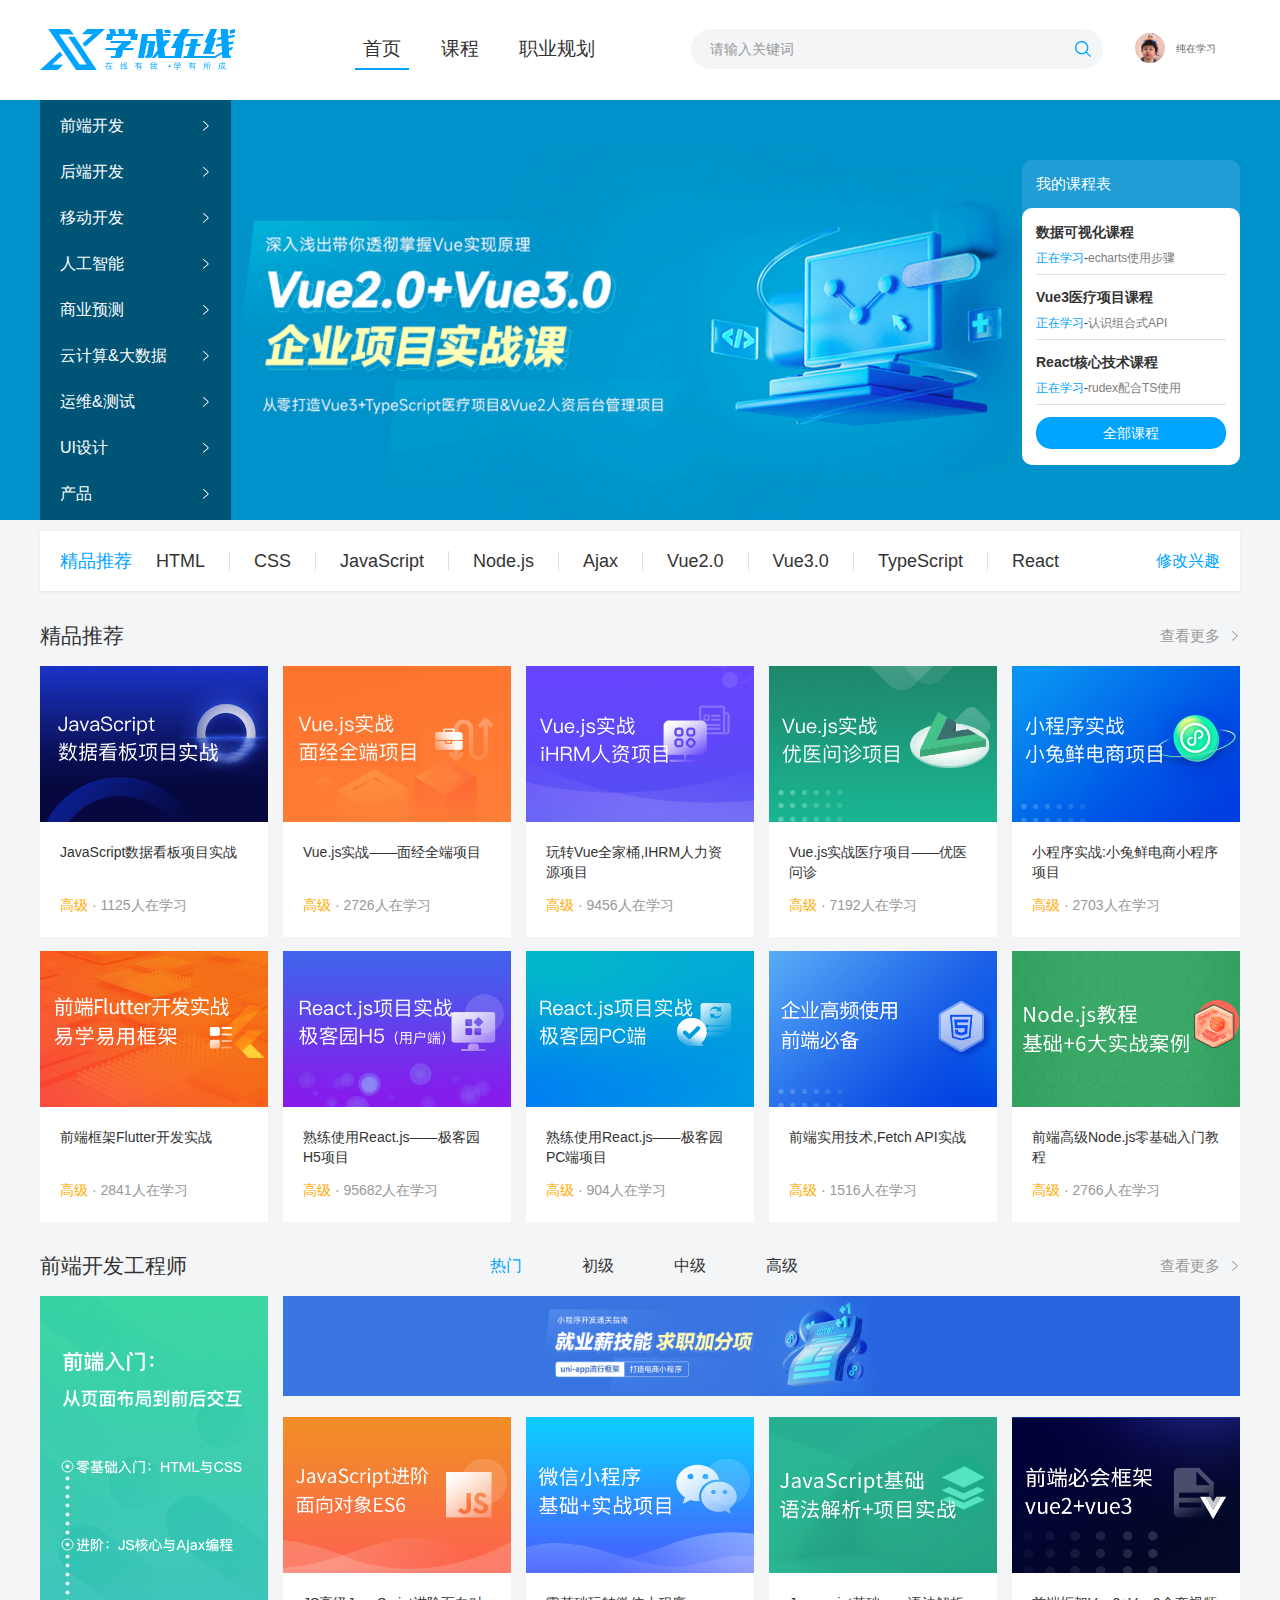
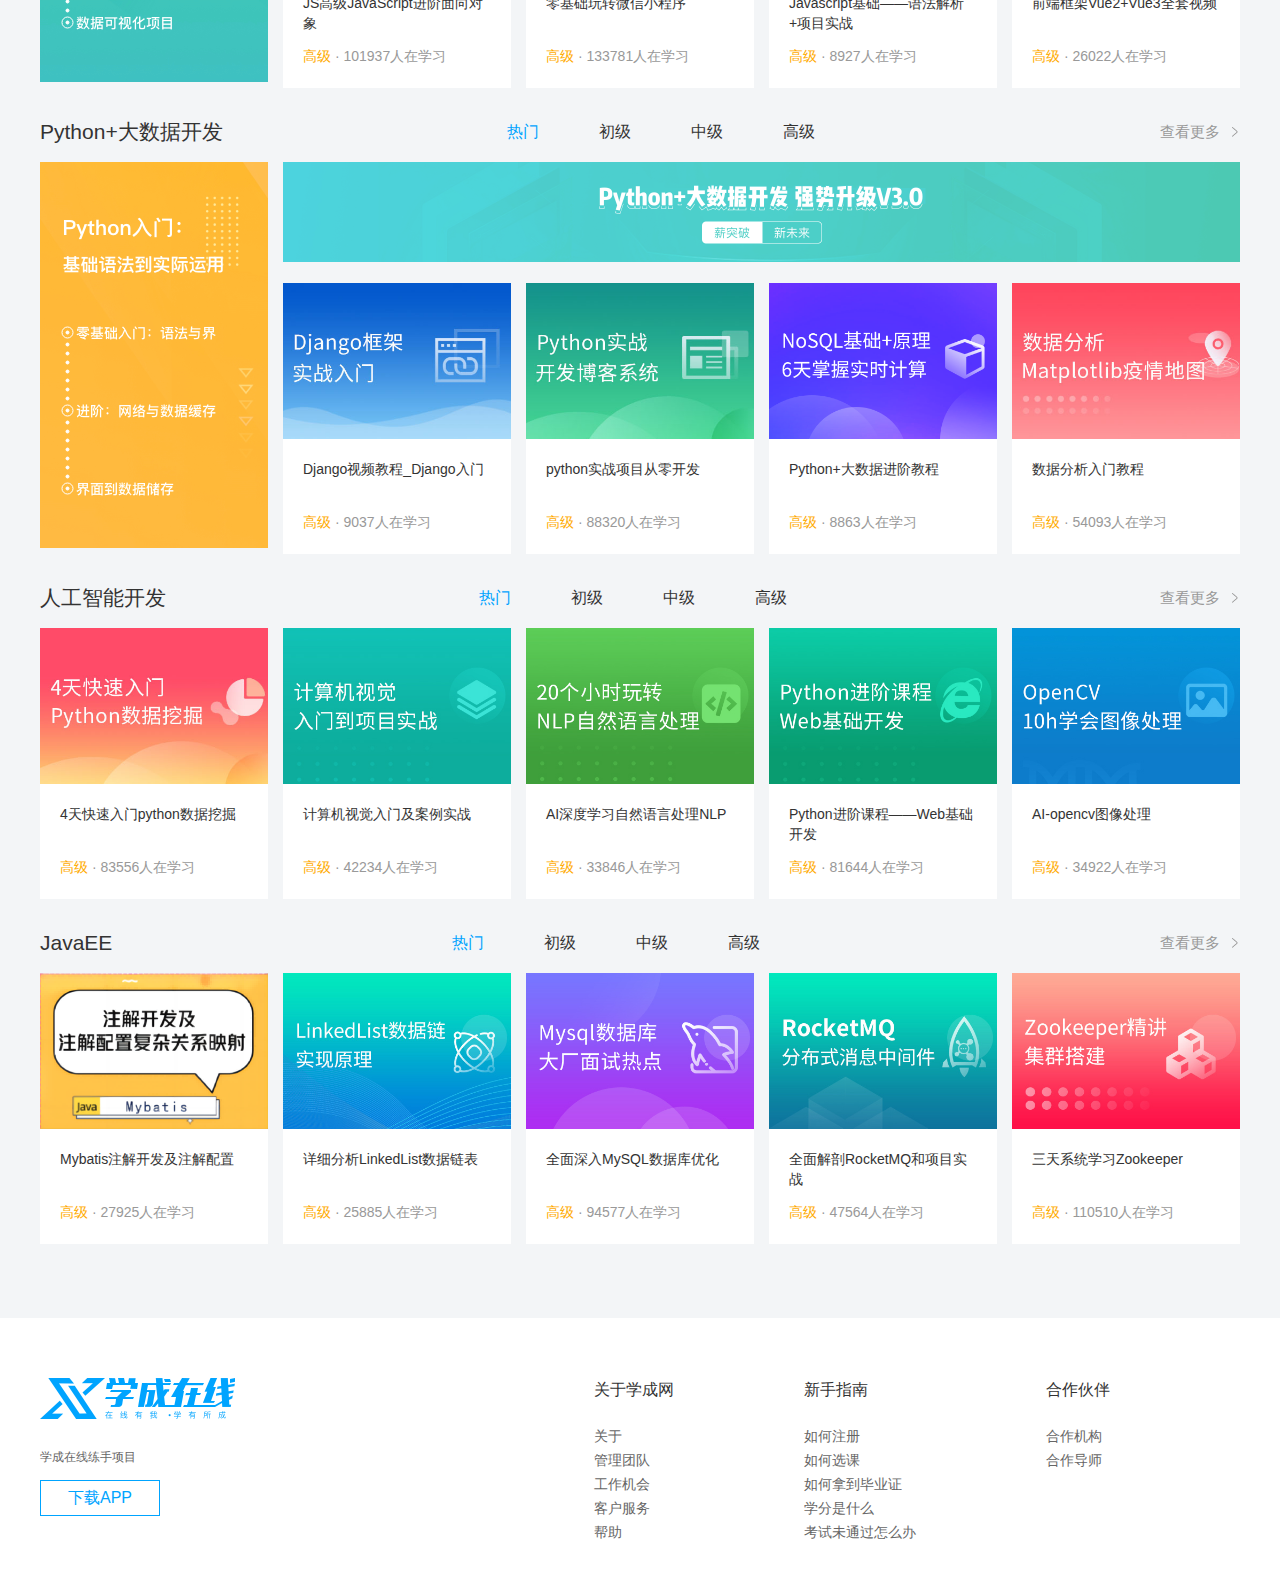
<file: 学成网页study/index.html>
<!DOCTYPE html>
<html lang="en">
<head>
    <meta charset="UTF-8">
    <meta name="viewport" content="width=device-width, initial-scale=1.0">
    <title>学成在线网页</title>
    <link rel="stylesheet" href="./css/base.css">
    <link rel="stylesheet" href="./css/index.css">
</head>
<body>
    <!-- 头部区域 -->
    <div class="header">
        <div class="wrapper">
            <!-- logo -->
            <div class="logo">
                <h1><a href="#">纯在学习</a></h1>
            </div>
            <!-- 导航 -->
            <div class="nav">
                <ul>
                    <li><a href="#" class="active">首页</a></li>
                    <li><a href="#">课程</a></li>
                    <li><a href="#">职业规划</a></li>
                </ul>
            </div>
            <!-- 搜索 -->
            <div class="search">
                <input type="text" placeholder="请输入关键词">
                <a href="#"></a>
            </div>
            <!-- 用户 -->
            <div class="user">
                <a href="#">
                    <img src="./uploads/user.png" alt="">
                    <span>纯在学习</span>
                </a>
            </div>
        </div>
    </div>

    <!-- banner 区域 -->
    <div class="banner">
        <div class="wrapper">
            <div class="left">
                <ul>
                    <li><a href="#">前端开发</a></li>
                    <li><a href="#">后端开发</a></li>
                    <li><a href="#">移动开发</a></li>
                    <li><a href="#">人工智能</a></li>
                    <li><a href="#">商业预测</a></li>
                    <li><a href="#">云计算&大数据</a></li>
                    <li><a href="#">运维&测试</a></li>
                    <li><a href="#">UI设计</a></li>
                    <li><a href="#">产品</a></li>
                </ul>
            </div>
            <div class="right">
                <h3>我的课程表</h3>
                <div class="content">
                    <dl>
                        <dt>数据可视化课程</dt>
                        <dd><span>正在学习</span>-<strong>echarts使用步骤</strong></dd>
                    </dl>
                    <dl>
                        <dt>Vue3医疗项目课程</dt>
                        <dd><span>正在学习</span>-<strong>认识组合式API</strong></dd>
                    </dl>
                    <dl>
                        <dt>React核心技术课程</dt>
                        <dd><span>正在学习</span>-<strong>rudex配合TS使用</strong></dd>
                    </dl>
                    <a href="#">全部课程</a>
                </div>
            </div>
        </div>
    </div>

    <!-- recommend 区域 -->
    <div class="recommend wrapper">
        <h3>精品推荐</h3>
        <ul>
            <li><a href="#">HTML</a></li>
            <li><a href="#">CSS</a></li>
            <li><a href="#">JavaScript</a></li>
            <li><a href="#">Node.js</a></li>
            <li><a href="#">Ajax</a></li>
            <li><a href="#">Vue2.0</a></li>
            <li><a href="#">Vue3.0</a></li>
            <li><a href="#">TypeScript</a></li>
            <li><a href="#">React</a></li>
        </ul>
        <a href="#" class="modify">修改兴趣</a>
    </div>

    <!-- 推荐课程区域 -->
    <div class="course wrapper">
        <div class="hd">
            <h3>精品推荐</h3>
            <a href="#" class="more">查看更多</a>
        </div>
        <div class="bd">
            <ul>
                <li>
                    <a href="#">
                        <div class="pic"><img src="./uploads/course01.png" alt=""></div>
                        <div class="text">
                            <h4>JavaScript数据看板项目实战</h4>
                            <p><span>高级</span> · <i>1125</i>人在学习</p>
                        </div>
                    </a>
                </li>
                <li>
                    <a href="#">
                        <div class="pic"><img src="./uploads/course02.png" alt=""></div>
                        <div class="text">
                            <h4>Vue.js实战——面经全端项目</h4>
                            <p><span>高级</span> · <i>2726</i>人在学习</p>
                        </div>
                    </a>
                </li>
                <li>
                    <a href="#">
                        <div class="pic"><img src="./uploads/course03.png" alt=""></div>
                        <div class="text">
                            <h4>玩转Vue全家桶,IHRM人力资源项目</h4>
                            <p><span>高级</span> · <i>9456</i>人在学习</p>
                        </div>
                    </a>
                </li>
                <li>
                    <a href="#">
                        <div class="pic"><img src="./uploads/course04.png" alt=""></div>
                        <div class="text">
                            <h4>Vue.js实战医疗项目——优医问诊</h4>
                            <p><span>高级</span> · <i>7192</i>人在学习</p>
                        </div>
                    </a>
                </li>
                <li>
                    <a href="#">
                        <div class="pic"><img src="./uploads/course05.png" alt=""></div>
                        <div class="text">
                            <h4>小程序实战:小兔鲜电商小程序项目</h4>
                            <p><span>高级</span> · <i>2703</i>人在学习</p>
                        </div>
                    </a>
                </li>
                <li>
                    <a href="#">
                        <div class="pic"><img src="./uploads/course06.png" alt=""></div>
                        <div class="text">
                            <h4>前端框架Flutter开发实战</h4>
                            <p><span>高级</span> · <i>2841</i>人在学习</p>
                        </div>
                    </a>
                </li>
                <li>
                    <a href="#">
                        <div class="pic"><img src="./uploads/course07.png" alt=""></div>
                        <div class="text">
                            <h4>熟练使用React.js——极客园H5项目</h4>
                            <p><span>高级</span> · <i>95682</i>人在学习</p>
                        </div>
                    </a>
                </li>
                <li>
                    <a href="#">
                        <div class="pic"><img src="./uploads/course08.png" alt=""></div>
                        <div class="text">
                            <h4>熟练使用React.js——极客园PC端项目</h4>
                            <p><span>高级</span> · <i>904</i>人在学习</p>
                        </div>
                    </a>
                </li>
                <li>
                    <a href="#">
                        <div class="pic"><img src="./uploads/course09.png" alt=""></div>
                        <div class="text">
                            <h4>前端实用技术,Fetch API实战</h4>
                            <p><span>高级</span> · <i>1516</i>人在学习</p>
                        </div>
                    </a>
                </li>
                <li>
                    <a href="#">
                        <div class="pic"><img src="./uploads/course10.png" alt=""></div>
                        <div class="text">
                            <h4>前端高级Node.js零基础入门教程</h4>
                            <p><span>高级</span> · <i>2766</i>人在学习</p>
                        </div>
                    </a>
                </li>
            </ul>
        </div>
    </div>

    <!-- 前端工程师区域 -->
    <div class="wrapper">
        <div class="hd">
            <h3>前端开发工程师</h3>
            <ul>
                <li><a href="#" class="active">热门</a></li>
                <li><a href="#">初级</a></li>
                <li><a href="#">中级</a></li>
                <li><a href="#">高级</a></li>
            </ul>
            <a href="#" class="more">查看更多</a>
        </div>
        <div class="bd new">
            <div class="left">
                <img src="./uploads/web_left.png" alt="">
            </div>
            <div class="right">
                <div class="top">
                    <img src="./uploads/web_top.png" alt="">
                </div>
                <div class="bottom">
                    <ul>
                        <li>
                            <a href="#">
                                <div class="pic"><img src="./uploads/web01.png" alt=""></div>
                                <div class="text">
                                    <h4>JS高级JavaScript进阶面向对象</h4>
                                    <p><span>高级</span> · <i>101937</i>人在学习</p>
                                </div>
                            </a>
                        </li>
                        <li>
                            <a href="#">
                                <div class="pic"><img src="./uploads/web02.png" alt=""></div>
                                <div class="text">
                                    <h4>零基础玩转微信小程序</h4>
                                    <p><span>高级</span> · <i>133781</i>人在学习</p>
                                </div>
                            </a>
                        </li>
                        <li>
                            <a href="#">
                                <div class="pic"><img src="./uploads/web03.png" alt=""></div>
                                <div class="text">
                                    <h4>Javascript基础——语法解析+项目实战</h4>
                                    <p><span>高级</span> · <i>8927</i>人在学习</p>
                                </div>
                            </a>
                        </li>
                        <li>
                            <a href="#">
                                <div class="pic"><img src="./uploads/web04.png" alt=""></div>
                                <div class="text">
                                    <h4>前端框架Vue2+Vue3全套视频</h4>
                                    <p><span>高级</span> · <i>26022</i>人在学习</p>
                                </div>
                            </a>
                        </li>
                    </ul>
                </div>
            </div>
        </div>
    </div>

    <!-- python区域 -->
    <div class="wrapper">
        <div class="hd">
            <h3>Python+大数据开发</h3>
            <ul>
                <li><a href="#" class="active">热门</a></li>
                <li><a href="#">初级</a></li>
                <li><a href="#">中级</a></li>
                <li><a href="#">高级</a></li>
            </ul>
            <a href="#" class="more">查看更多</a>
        </div>
        <div class="bd new">
            <div class="left">
                <img src="./uploads/python_left.png" alt="">
            </div>
            <div class="right">
                <div class="top">
                    <img src="./uploads/python_top.png" alt="">
                </div>
                <div class="bottom">
                    <ul>
                        <li>
                            <a href="#">
                                <div class="pic"><img src="./uploads/python01.png" alt=""></div>
                                <div class="text">
                                    <h4>Django视频教程_Django入门</h4>
                                    <p><span>高级</span> · <i>9037</i>人在学习</p>
                                </div>
                            </a>
                        </li>
                        <li>
                            <a href="#">
                                <div class="pic"><img src="./uploads/python02.png" alt=""></div>
                                <div class="text">
                                    <h4>python实战项目从零开发</h4>
                                    <p><span>高级</span> · <i>88320</i>人在学习</p>
                                </div>
                            </a>
                        </li>
                        <li>
                            <a href="#">
                                <div class="pic"><img src="./uploads/python03.png" alt=""></div>
                                <div class="text">
                                    <h4>Python+大数据进阶教程</h4>
                                    <p><span>高级</span> · <i>8863</i>人在学习</p>
                                </div>
                            </a>
                        </li>
                        <li>
                            <a href="#">
                                <div class="pic"><img src="./uploads/python04.png" alt=""></div>
                                <div class="text">
                                    <h4>数据分析入门教程</h4>
                                    <p><span>高级</span> · <i>54093</i>人在学习</p>
                                </div>
                            </a>
                        </li>
                    </ul>
                </div>
            </div>
        </div>
    </div>

    <!-- 人工智能区域 -->
    <div class="wrapper">
        <div class="hd">
            <h3>人工智能开发</h3>
            <ul>
                <li><a href="#" class="active">热门</a></li>
                <li><a href="#">初级</a></li>
                <li><a href="#">中级</a></li>
                <li><a href="#">高级</a></li>
            </ul>
            <a href="#" class="more">查看更多</a>
        </div>
        <div class="bd">
            <ul>
                <li>
                    <a href="#">
                        <div class="pic"><img src="./uploads/ai01.png" alt=""></div>
                        <div class="text">
                            <h4>4天快速入门python数据挖掘</h4>
                            <p><span>高级</span> · <i>83556</i>人在学习</p>
                        </div>
                    </a>
                </li>
                <li>
                    <a href="#">
                        <div class="pic"><img src="./uploads/ai02.png" alt=""></div>
                        <div class="text">
                            <h4>计算机视觉入门及案例实战</h4>
                            <p><span>高级</span> · <i>42234</i>人在学习</p>
                        </div>
                    </a>
                </li>
                <li>
                    <a href="#">
                        <div class="pic"><img src="./uploads/ai03.png" alt=""></div>
                        <div class="text">
                            <h4>AI深度学习自然语言处理NLP</h4>
                            <p><span>高级</span> · <i>33846</i>人在学习</p>
                        </div>
                    </a>
                </li>
                <li>
                    <a href="#">
                        <div class="pic"><img src="./uploads/ai05.png" alt=""></div>
                        <div class="text">
                            <h4>Python进阶课程——Web基础开发</h4>
                            <p><span>高级</span> · <i>81644</i>人在学习</p>
                        </div>
                    </a>
                </li>
                <li>
                    <a href="#">
                        <div class="pic"><img src="./uploads/ai06.png" alt=""></div>
                        <div class="text">
                            <h4>AI-opencv图像处理</h4>
                            <p><span>高级</span> · <i>34922</i>人在学习</p>
                        </div>
                    </a>
                </li>
            </ul>
        </div>
    </div>

    <!-- JavaEE区域 -->
    <div class="wrapper">
        <div class="hd">
            <h3>JavaEE</h3>
            <ul>
                <li><a href="#" class="active">热门</a></li>
                <li><a href="#">初级</a></li>
                <li><a href="#">中级</a></li>
                <li><a href="#">高级</a></li>
            </ul>
            <a href="#" class="more">查看更多</a>
        </div>
        <div class="bd">
            <ul>
                <li>
                    <a href="#">
                        <div class="pic"><img src="./uploads/java01.png" alt=""></div>
                        <div class="text">
                            <h4>Mybatis注解开发及注解配置</h4>
                            <p><span>高级</span> · <i>27925</i>人在学习</p>
                        </div>
                    </a>
                </li>
                <li>
                    <a href="#">
                        <div class="pic"><img src="./uploads/java02.png" alt=""></div>
                        <div class="text">
                            <h4>详细分析LinkedList数据链表</h4>
                            <p><span>高级</span> · <i>25885</i>人在学习</p>
                        </div>
                    </a>
                </li>
                <li>
                    <a href="#">
                        <div class="pic"><img src="./uploads/java03.png" alt=""></div>
                        <div class="text">
                            <h4>全面深入MySQL数据库优化</h4>
                            <p><span>高级</span> · <i>94577</i>人在学习</p>
                        </div>
                    </a>
                </li>
                <li>
                    <a href="#">
                        <div class="pic"><img src="./uploads/java04.png" alt=""></div>
                        <div class="text">
                            <h4>全面解剖RocketMQ和项目实战</h4>
                            <p><span>高级</span> · <i>47564</i>人在学习</p>
                        </div>
                    </a>
                </li>
                <li>
                    <a href="#">
                        <div class="pic"><img src="./uploads/java05.png" alt=""></div>
                        <div class="text">
                            <h4>三天系统学习Zookeeper</h4>
                            <p><span>高级</span> · <i>110510</i>人在学习</p>
                        </div>
                    </a>
                </li>
            </ul>
        </div>
    </div>

    <!-- 版权区域 -->
    <div class="footer">
        <div class="wrapper">
            <div class="left">
                <a href="#"><img src="./images/logo.png" alt=""></a>
                <p>学成在线练手项目</p>
                <a href="#" class="download">下载APP</a>
            </div>
            <div class="right">
                <dl>
                    <dt>关于学成网</dt>
                    <dd><a href="#">关于</a></dd>
                    <dd><a href="#">管理团队</a></dd>
                    <dd><a href="#">工作机会</a></dd>
                    <dd><a href="#">客户服务</a></dd>
                    <dd><a href="#">帮助</a></dd>
                </dl>
                <dl>
                    <dt>新手指南</dt>
                    <dd><a href="#">如何注册</a></dd>
                    <dd><a href="#">如何选课</a></dd>
                    <dd><a href="#">如何拿到毕业证</a></dd>
                    <dd><a href="#">学分是什么</a></dd>
                    <dd><a href="#">考试未通过怎么办</a></dd>
                </dl>
                <dl>
                    <dt>合作伙伴</dt>
                    <dd><a href="#">合作机构</a></dd>
                    <dd><a href="#">合作导师</a></dd>
                </dl>
            </div>
        </div>
    </div>
</body>
</html>
</file>
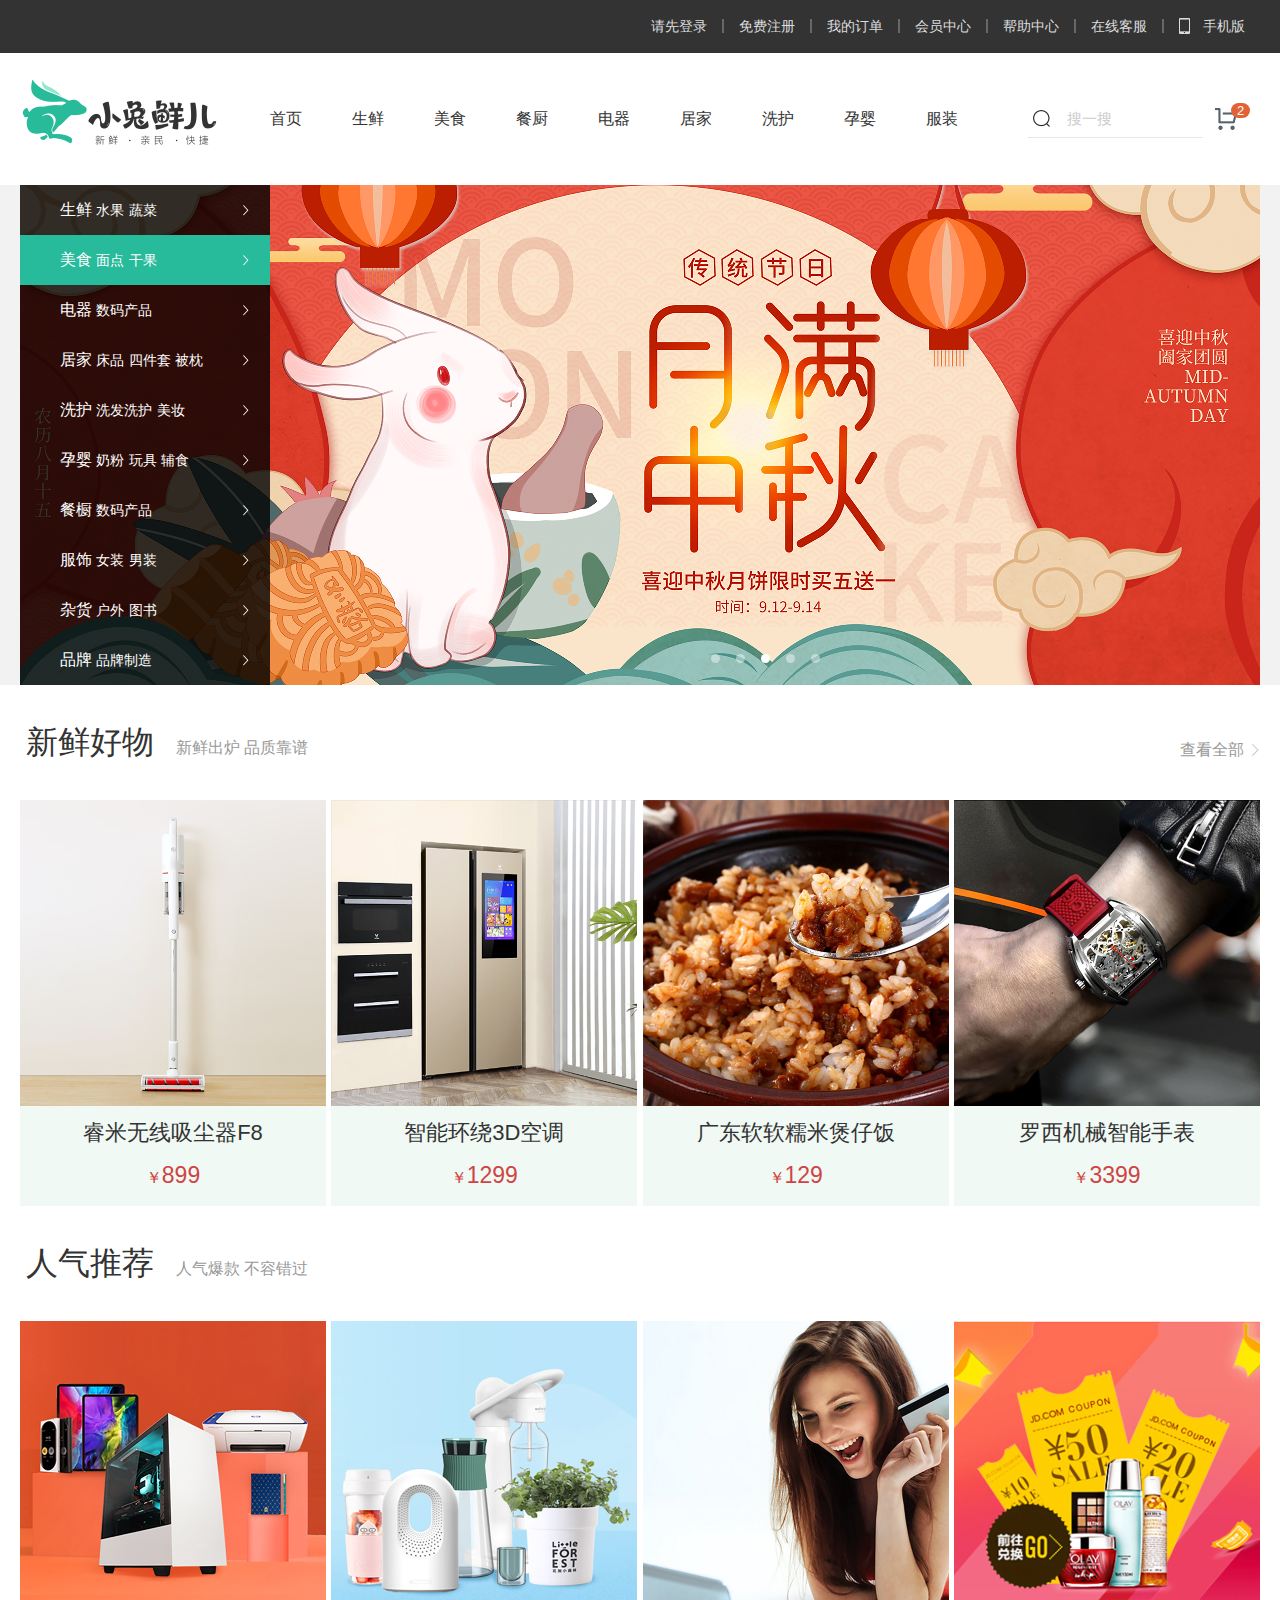
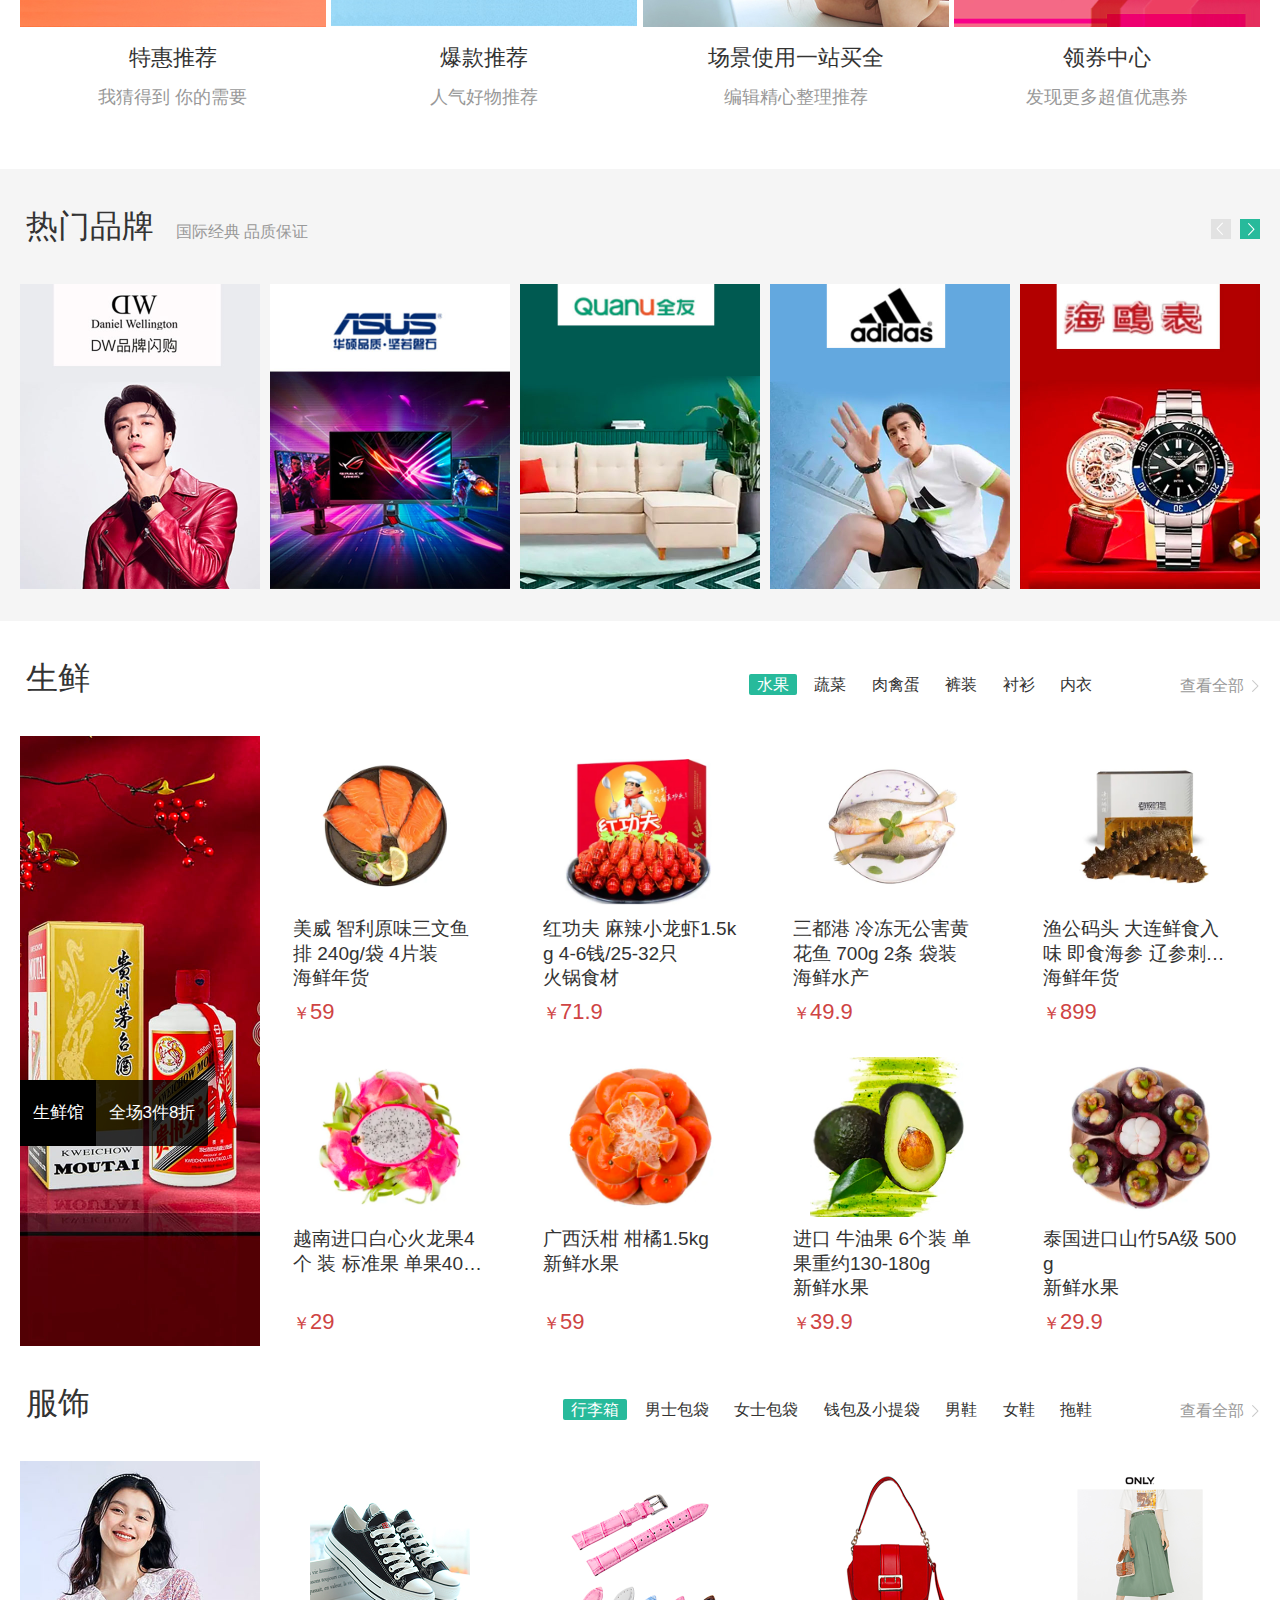
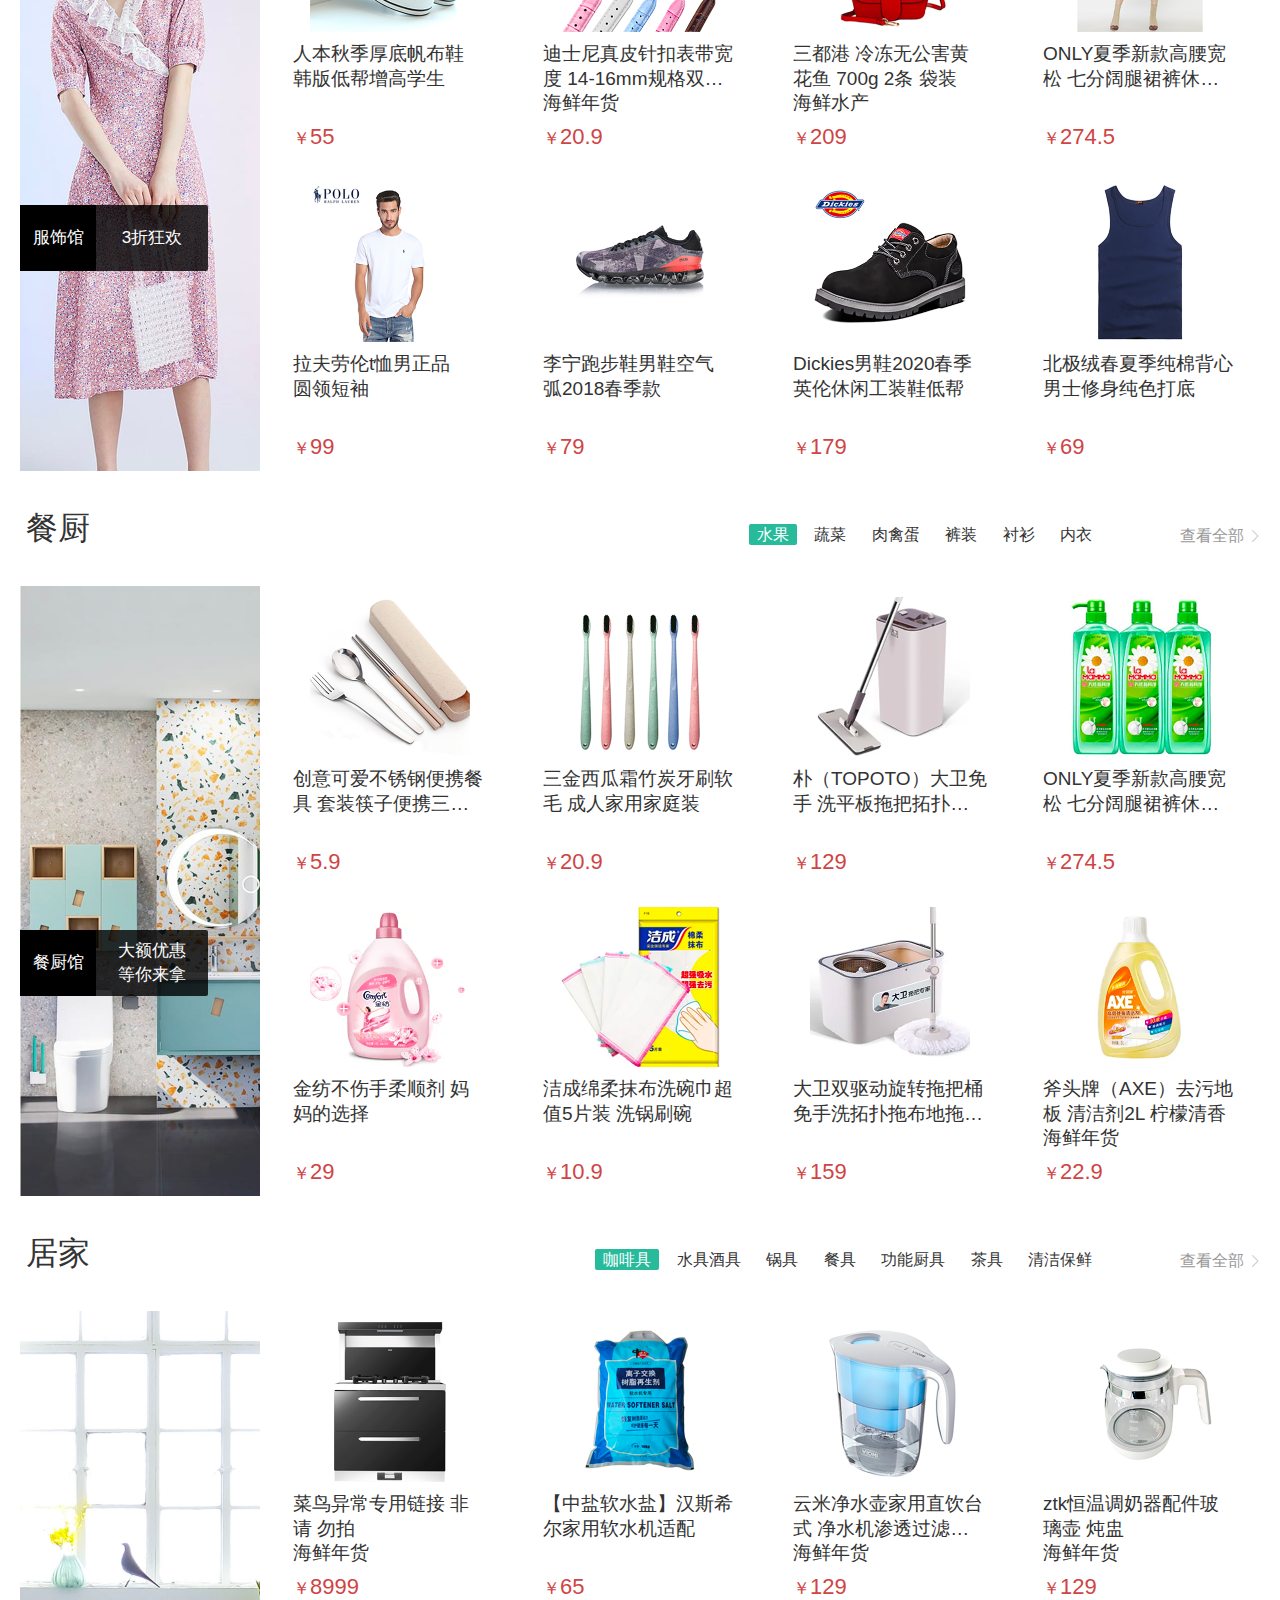
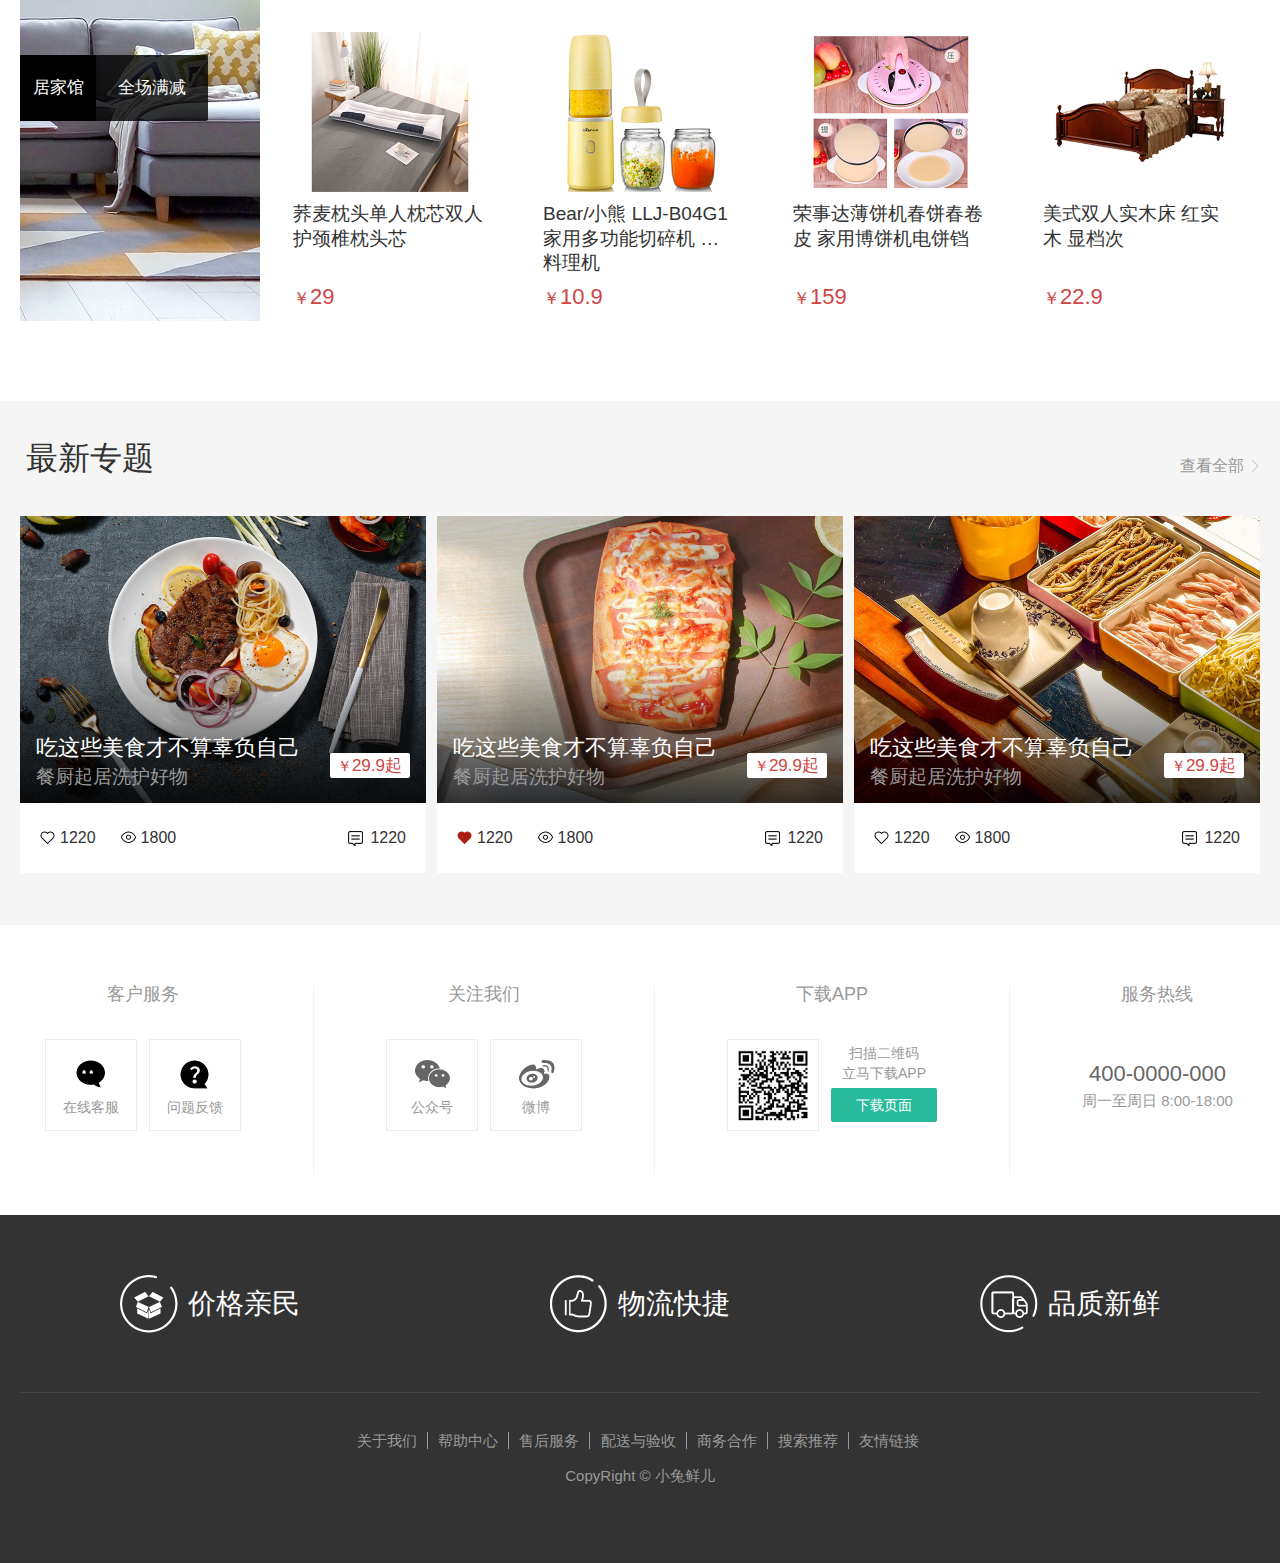
<file: 注册登陆等/index.html>
<!DOCTYPE html>
<html lang="en">

<head>
  <meta charset="UTF-8">
  <title>小兔鲜儿 - 新鲜 惠民 快捷!</title>
  <meta http-equiv="X-UA-Compatible" content="IE=edge">
  <meta name="renderer" content="webkit">
  <link rel="shortcut icon" href="./favicon.ico">
  <link rel="stylesheet" href="./css/common.css">
  <link rel="stylesheet" href="./css/index.css">
  <link rel="stylesheet" href="https://at.alicdn.com/t/font_2143783_iq6z4ey5vu.css">
  <script>
    // 检测 userAgent（浏览器信息）
    !(function () {
      const userAgent = navigator.userAgent
      // 验证是否为Android或iPhone
      const android = userAgent.match(/(Android);?[\s\/]+([\d.]+)?/)
      const iphone = userAgent.match(/(iPhone\sOS)\s([\d_]+)/)

      // 如果是Android或iPhone，则跳转至移动站点
      if (android || iphone) {
        location.href = 'http://m.itcast.cn'
      }

    })()
  </script>
</head>

<body>
  <!-- 项部导航 -->
  <div class="xtx_topnav">
    <div class="wrapper">
      <!-- 顶部导航 -->
      <ul class="xtx_navs">
        <li>
          <a href="./login.html">请先登录</a>
        </li>
        <li>
          <a href="./register.html">免费注册</a>
        </li>
        <li>
          <a href="./center-order.html">我的订单</a>
        </li>
        <li>
          <a href="./center.html">会员中心</a>
        </li>
        <li>
          <a href="javascript:;">帮助中心</a>
        </li>
        <li>
          <a href="javascript:;">在线客服</a>
        </li>
        <li>
          <a href="javascript:;">
            <i class="mobile sprites"></i>
            手机版
          </a>
        </li>
      </ul>
    </div>
  </div>
  <!-- 头部 -->
  <div class="xtx_header">
    <div class="wrapper">
      <!-- 网站Logo -->
      <h1 class="xtx_logo"><a href="/">小兔鲜儿</a></h1>
      <!-- 主导航 -->
      <div class="xtx_navs">
        <ul class="clearfix">
          <li>
            <a href="./index.html">首页</a>
          </li>
          <li>
            <a href="./category01.html">生鲜</a>
          </li>
          <li>
            <a href="./category01.html">美食</a>
          </li>
          <li>
            <a href="./category01.html">餐厨</a>
          </li>
          <li>
            <a href="./category01.html">电器</a>
          </li>
          <li>
            <a href="./category01.html">居家</a>
          </li>
          <li>
            <a href="./category01.html">洗护</a>
          </li>
          <li>
            <a href="./category01.html">孕婴</a>
          </li>
          <li>
            <a href="./category01.html">服装</a>
          </li>
        </ul>
      </div>
      <!-- 站内搜索 -->
      <div class="xtx_search clearfix">
        <!-- 购物车 -->
        <a href="./cart-none.html" class="xtx_search_cart sprites">
          <i>2</i>
        </a>
        <!-- 搜索框 -->
        <div class="xtx_search_wrapper">
          <input type="text" placeholder="搜一搜" onclick="location.href='./search.html'">
        </div>
      </div>
    </div>
  </div>
  <!-- 分类及焦点图 -->
  <div class="xtx_entry">
    <div class="wrapper">
      <!-- 分类 -->
      <div class="xtx_category">
        <!-- 顶级分类 -->
        <ul class="xtx_category_super">
          <li>
            <a href="javascript:;">
              生鲜
              <small>水果</small>
              <small>蔬菜</small>
            </a>
            <i class="sprites"></i>
          </li>
          <li class="active">
            <a href="javascript:;">
              美食
              <small>面点</small>
              <small>干果</small>
            </a>
            <i class="sprites"></i>
          </li>
          <li>
            <a href="javascript:;">
              电器
              <small>数码产品</small>
            </a>
            <i class="sprites"></i>
          </li>
          <li>
            <a href="javascript:;">
              居家
              <small>床品</small>
              <small>四件套</small>
              <small>被枕</small>
            </a>
            <i class="sprites"></i>
          </li>
          <li>
            <a href="javascript:;">
              洗护
              <small>洗发洗护</small>
              <small>美妆</small>
            </a>
            <i class="sprites"></i>
          </li>
          <li>
            <a href="javascript:;">
              孕婴
              <small>奶粉</small>
              <small>玩具</small>
              <small>辅食</small>
            </a>
            <i class="sprites"></i>
          </li>
          <li>
            <a href="javascript:;">
              餐橱
              <small>数码产品</small>
            </a>
            <i class="sprites"></i>
          </li>
          <li>
            <a href="javascript:;">
              服饰
              <small>女装</small>
              <small>男装</small>
            </a>
            <i class="sprites"></i>
          </li>
          <li>
            <a href="javascript:;">
              杂货
              <small>户外</small>
              <small>图书</small>
            </a>
            <i class="sprites"></i>
          </li>
          <li>
            <a href="javascript:;">
              品牌
              <small>品牌制造</small>
            </a>
            <i class="sprites"></i>
          </li>
        </ul>
        <!-- 子分类 -->
        <div class="xtx_category_subset">

        </div>
      </div>
      <!-- 焦点图 -->
      <div class="xtx_banner">

        <ul>
          <li>
            <a href="javascript:;">
              <img src="./uploads/banner_1.png" alt="">
            </a>
          </li>
        </ul>
        <!-- 切换按钮  -->
        <a href="javascript:;" class="prev sprites"></a>
        <a href="javascript:;" class="next sprites"></a>
        <!-- 指示器 -->
        <div class="indicator">
          <span></span>
          <span></span>
          <span class="active"></span>
          <span></span>
          <span></span>
        </div>

      </div>
    </div>
  </div>
  <!-- 新鲜好物 -->
  <div class="xtx_goods_new xtx_panel">
    <div class="wrapper">
      <!-- 面板头部 -->
      <div class="xtx_panel_header">
        <h3>新鲜好物<small>新鲜出炉 品质靠谱</small></h3>
        <a href="./index-new.html" class="more">
          查看全部<i class="sprites"></i>
        </a>
      </div>
      <!-- 商品列表 -->
      <div class="xtx_panel_goods_1">
        <a href="javascript:;">
          <img src="./uploads/new_goods_1.jpg" alt="">
          <span class="name">睿米无线吸尘器F8</span>
          <span class="price"><small>￥</small>899</span>
        </a>
        <a href="javascript:;">
          <img src="./uploads/new_goods_2.jpg" alt="">
          <span class="name">智能环绕3D空调</span>
          <span class="price"><small>￥</small>1299</span>
        </a>
        <a href="javascript:;">
          <img src="./uploads/new_goods_3.jpg" alt="">
          <span class="name">广东软软糯米煲仔饭</span>
          <span class="price"><small>￥</small>129</span>
        </a>
        <a href="javascript:;">
          <img src="./uploads/new_goods_4.jpg" alt="">
          <span class="name">罗西机械智能手表</span>
          <span class="price"><small>￥</small>3399</span>
        </a>
      </div>
    </div>
  </div>
  <!-- 人气推荐 -->
  <div class="xtx_goods_popular xtx_panel">
    <div class="wrapper">
      <!-- 面板头部 -->
      <div class="xtx_panel_header">
        <h3>人气推荐<small>人气爆款 不容错过</small></h3>
      </div>
      <!-- 商品列表 -->
      <div class="xtx_panel_goods_1">
        <a href="javascript:;">
          <img src="./uploads/popular_1.jpg">
          <span class="title">特惠推荐</span>
          <span class="alt">我猜得到 你的需要</span>
        </a>
        <a href="./index-hot.html">
          <img src="./uploads/popular_2.jpg">
          <span class="title">爆款推荐</span>
          <span class="alt">人气好物推荐</span>
        </a>
        <a href="./index-one.html">
          <img src="./uploads/popular_3.jpg">
          <span class="title">场景使用一站买全</span>
          <span class="alt">编辑精心整理推荐</span>
        </a>
        <a href="javascript:;">
          <img src="./uploads/popular_4.jpg">
          <span class="title">领券中心</span>
          <span class="alt">发现更多超值优惠券</span>
        </a>
      </div>
    </div>
  </div>
  <!-- 热门品牌 -->
  <div class="xtx_goods_brand xtx_panel">
    <div class="wrapper">
      <div class="xtx_panel_header">
        <h3>热门品牌<small>国际经典 品质保证</small></h3>
        <div class="page-bar">
          <a href="javascript:;" class="prev sprites"></a>
          <a href="javascript:;" class="next sprites active"></a>
        </div>
      </div>
      <!-- 商品列表 -->
      <div class="xtx_goods">
        <ul>
          <li>
            <a href="./index-brand.html">
              <img src="./uploads/brand_goods_1.jpg" alt="">
            </a>
            <a href="./brand-list.html">
              <img src="./uploads/brand_goods_2.jpg" alt="">
            </a>
            <a href="javascript:;">
              <img src="./uploads/brand_goods_3.jpg" alt="">
            </a>
            <a href="javascript:;">
              <img src="./uploads/brand_goods_4.jpg" alt="">
            </a>
            <a href="javascript:;">
              <img src="./uploads/brand_goods_5.jpg" alt="">
            </a>
          </li>
        </ul>
      </div>
    </div>
  </div>
  <!-- 分类商品 -->
  <div class="xtx_goods_category xtx_panel">
    <div class="wrapper">
      <!-- 生鲜 -->
      <div class="xtx_panel_header">
        <h3>生鲜</h3>
        <a href="javascript:;" class="more">
          查看全部<i class="sprites"></i>
        </a>
        <div class="tabs-bar">
          <a href="javascript:;" class="active">水果</a>
          <a href="javascript:;">蔬菜</a>
          <a href="javascript:;">肉禽蛋</a>
          <a href="javascript:;">裤装</a>
          <a href="javascript:;">衬衫</a>
          <a href="javascript:;">内衣</a>
        </div>
      </div>
      <!-- 商品列表 -->
      <div class="xtx_panel_goods_2">
        <ul class="clearfix">
          <li>
            <a href="javascript:;">
              <img src="./uploads/fresh_goods_cover.jpg" alt="">
            </a>
            <div class="label">
              <span>生鲜馆</span>
              <span>全场3件8折</span>
            </div>
          </li>
          <li>
            <!-- 商品图片 -->
            <a href="javascript:;">
              <div class="img-box">
                <img src="./uploads/fresh_goods_1.jpg" alt="">
              </div>
            </a>
            <!-- 商品信息 -->
            <div class="meta">
              <p class="name">美威 智利原味三文鱼排 240g/袋 4片装</p>
              <p class="flag">海鲜年货</p>
              <p class="price"><small>￥</small>59</p>
            </div>
            <!-- 其它 -->
            <div class="extra">
              <a href="javascript:;">
                <span>找相似</span>
                <span>发现现多宝贝&gt;</span>
              </a>
            </div>
          </li>
          <li>
            <a href="javascript:;">
              <div class="img-box">
                <img src="./uploads/fresh_goods_2.jpg" alt="">
              </div>
            </a>
            <div class="meta">
              <p class="name">红功夫 麻辣小龙虾1.5kg 4-6钱/25-32只</p>
              <p class="flag">火锅食材</p>
              <p class="price"><small>￥</small>71.9</p>
            </div>
            <!-- 其它 -->
            <div class="extra">
              <a href="javascript:;">
                <span>找相似</span>
                <span>发现现多宝贝&gt;</span>
              </a>
            </div>
          </li>
          <li>
            <a href="javascript:;">
              <div class="img-box">
                <img src="./uploads/fresh_goods_3.jpg" alt="">
              </div>
            </a>
            <div class="meta">
              <p class="name">三都港 冷冻无公害黄花鱼 700g 2条 袋装</p>
              <p class="flag">海鲜水产</p>
              <p class="price"><small>￥</small>49.9</p>
            </div>
            <!-- 其它 -->
            <div class="extra">
              <a href="javascript:;">
                <span>找相似</span>
                <span>发现现多宝贝&gt;</span>
              </a>
            </div>
          </li>
          <li>
            <a href="javascript:;">
              <div class="img-box">
                <img src="./uploads/fresh_goods_4.jpg" alt="">
              </div>
            </a>
            <div class="meta">
              <p class="name">渔公码头 大连鲜食入味 即食海参 辽参刺参 调味海</p>
              <p class="flag">海鲜年货</p>
              <p class="price"><small>￥</small>899</p>
            </div>
            <!-- 其它 -->
            <div class="extra">
              <a href="javascript:;">
                <span>找相似</span>
                <span>发现现多宝贝&gt;</span>
              </a>
            </div>
          </li>
          <li>
            <a href="javascript:;">
              <div class="img-box">
                <img src="./uploads/fresh_goods_5.jpg" alt="">
              </div>
            </a>
            <div class="meta">
              <p class="name">越南进口白心火龙果4个 装 标准果 单果400-550g </p>
              <p class="flag"></p>
              <p class="price"><small>￥</small>29</p>
            </div>
            <!-- 其它 -->
            <div class="extra">
              <a href="javascript:;">
                <span>找相似</span>
                <span>发现现多宝贝&gt;</span>
              </a>
            </div>
          </li>
          <li>
            <a href="javascript:;">
              <div class="img-box">
                <img src="./uploads/fresh_goods_6.jpg" alt="">
              </div>
            </a>
            <div class="meta">
              <p class="name">广西沃柑 柑橘1.5kg</p>
              <p class="flag">新鲜水果</p>
              <p class="price"><small>￥</small>59</p>
            </div>
            <!-- 其它 -->
            <div class="extra">
              <a href="javascript:;">
                <span>找相似</span>
                <span>发现现多宝贝&gt;</span>
              </a>
            </div>
          </li>
          <li>
            <a href="javascript:;">
              <div class="img-box">
                <img src="./uploads/fresh_goods_7.jpg" alt="">
              </div>
            </a>
            <div class="meta">
              <p class="name">进口 牛油果 6个装 单果重约130-180g</p>
              <p class="flag">新鲜水果</p>
              <p class="price"><small>￥</small>39.9</p>
            </div>
            <!-- 其它 -->
            <div class="extra">
              <a href="javascript:;">
                <span>找相似</span>
                <span>发现现多宝贝&gt;</span>
              </a>
            </div>
          </li>
          <li>
            <a href="javascript:;">
              <div class="img-box">
                <img src="./uploads/fresh_goods_8.jpg" alt="">
              </div>
            </a>
            <div class="meta">
              <p class="name">泰国进口山竹5A级 500g </p>
              <p class="flag">新鲜水果</p>
              <p class="price"><small>￥</small>29.9</p>
            </div>
            <!-- 其它 -->
            <div class="extra">
              <a href="javascript:;">
                <span>找相似</span>
                <span>发现现多宝贝&gt;</span>
              </a>
            </div>
          </li>
        </ul>
      </div>

      <!-- 服饰 -->
      <div class="xtx_panel_header">
        <h3>服饰</h3>
        <a href="javascript:;" class="more">
          查看全部<i class="sprites"></i>
        </a>
        <div class="tabs-bar">
          <a href="javascript:;" class="active">行李箱</a>
          <a href="javascript:;">男士包袋</a>
          <a href="javascript:;">女士包袋</a>
          <a href="javascript:;">钱包及小提袋</a>
          <a href="javascript:;">男鞋</a>
          <a href="javascript:;">女鞋</a>
          <a href="javascript:;">拖鞋</a>
        </div>
      </div>
      <!-- 商品列表 -->
      <div class="xtx_panel_goods_2">
        <ul class="clearfix">
          <li>
            <a href="javascript:;">
              <img src="./uploads/clothes_goods_cover.jpg" alt="">
            </a>
            <div class="label">
              <span>服饰馆</span>
              <span>3折狂欢</span>
            </div>
          </li>
          <li>
            <!-- 商品图片 -->
            <a href="javascript:;">
              <div class="img-box">
                <img src="./uploads/clothes_goods_1.jpg" alt="">
              </div>
            </a>
            <!-- 商品信息 -->
            <div class="meta">
              <p class="name">人本秋季厚底帆布鞋 韩版低帮增高学生</p>
              <p class="flag"></p>
              <p class="price"><small>￥</small>55</p>
            </div>
            <!-- 其它 -->
            <div class="extra">
              <a href="javascript:;">
                <span>找相似</span>
                <span>发现现多宝贝&gt;</span>
              </a>
            </div>
          </li>
          <li>
            <a href="javascript:;">
              <div class="img-box">
                <img src="./uploads/clothes_goods_2.jpg" alt="">
              </div>
            </a>
            <div class="meta">
              <p class="name">迪士尼真皮针扣表带宽度 14-16mm规格双色压纹 女表带</p>
              <p class="flag">海鲜年货</p>
              <p class="price"><small>￥</small>20.9</p>
            </div>
            <!-- 其它 -->
            <div class="extra">
              <a href="javascript:;">
                <span>找相似</span>
                <span>发现现多宝贝&gt;</span>
              </a>
            </div>
          </li>
          <li>
            <a href="javascript:;">
              <div class="img-box">
                <img src="./uploads/clothes_goods_3.jpg" alt="">
              </div>
            </a>
            <div class="meta">
              <p class="name">三都港 冷冻无公害黄花鱼 700g 2条 袋装</p>
              <p class="flag">海鲜水产</p>
              <p class="price"><small>￥</small>209</p>
            </div>
            <!-- 其它 -->
            <div class="extra">
              <a href="javascript:;">
                <span>找相似</span>
                <span>发现现多宝贝&gt;</span>
              </a>
            </div>
          </li>
          <li>
            <a href="javascript:;">
              <div class="img-box">
                <img src="./uploads/clothes_goods_4.jpg" alt="">
              </div>
            </a>
            <div class="meta">
              <p class="name">ONLY夏季新款高腰宽松 七分阔腿裙裤休闲裤</p>
              <p class="flag"></p>
              <p class="price"><small>￥</small>274.5</p>
            </div>
            <!-- 其它 -->
            <div class="extra">
              <a href="javascript:;">
                <span>找相似</span>
                <span>发现现多宝贝&gt;</span>
              </a>
            </div>
          </li>
          <li>
            <a href="javascript:;">
              <div class="img-box">
                <img src="./uploads/clothes_goods_5.jpg" alt="">
              </div>
            </a>
            <div class="meta">
              <p class="name">拉夫劳伦t恤男正品 </p>
              <p class="flag">圆领短袖</p>
              <p class="price"><small>￥</small>99</p>
            </div>
            <!-- 其它 -->
            <div class="extra">
              <a href="javascript:;">
                <span>找相似</span>
                <span>发现现多宝贝&gt;</span>
              </a>
            </div>
          </li>
          <li>
            <a href="javascript:;">
              <div class="img-box">
                <img src="./uploads/clothes_goods_6.jpg" alt="">
              </div>
            </a>
            <div class="meta">
              <p class="name">李宁跑步鞋男鞋空气 弧2018春季款</p>
              <p class="flag"></p>
              <p class="price"><small>￥</small>79</p>
            </div>
            <!-- 其它 -->
            <div class="extra">
              <a href="javascript:;">
                <span>找相似</span>
                <span>发现现多宝贝&gt;</span>
              </a>
            </div>
          </li>
          <li>
            <a href="javascript:;">
              <div class="img-box">
                <img src="./uploads/clothes_goods_7.jpg" alt="">
              </div>
            </a>
            <div class="meta">
              <p class="name">Dickies男鞋2020春季 英伦休闲工装鞋低帮</p>
              <p class="flag"></p>
              <p class="price"><small>￥</small>179</p>
            </div>
            <!-- 其它 -->
            <div class="extra">
              <a href="javascript:;">
                <span>找相似</span>
                <span>发现现多宝贝&gt;</span>
              </a>
            </div>
          </li>
          <li>
            <a href="javascript:;">
              <div class="img-box">
                <img src="./uploads/clothes_goods_8.jpg" alt="">
              </div>
            </a>
            <div class="meta">
              <p class="name">北极绒春夏季纯棉背心 男士修身纯色打底</p>
              <p class="flag"></p>
              <p class="price"><small>￥</small>69</p>
            </div>
            <!-- 其它 -->
            <div class="extra">
              <a href="javascript:;">
                <span>找相似</span>
                <span>发现现多宝贝&gt;</span>
              </a>
            </div>
          </li>
        </ul>
      </div>

      <!-- 餐厨 -->
      <div class="xtx_panel_header">
        <h3>餐厨</h3>
        <a href="javascript:;" class="more">
          查看全部<i class="sprites"></i>
        </a>
        <div class="tabs-bar">
          <a href="javascript:;" class="active">水果</a>
          <a href="javascript:;">蔬菜</a>
          <a href="javascript:;">肉禽蛋</a>
          <a href="javascript:;">裤装</a>
          <a href="javascript:;">衬衫</a>
          <a href="javascript:;">内衣</a>
        </div>
      </div>
      <!-- 商品列表 -->
      <div class="xtx_panel_goods_2">
        <ul class="clearfix">
          <li>
            <a href="javascript:;">
              <img src="./uploads/kitchen_goods_cover.jpg" alt="">
            </a>
            <div class="label">
              <span>餐厨馆</span>
              <span>大额优惠<br>等你来拿</span>
            </div>
          </li>
          <li>
            <!-- 商品图片 -->
            <a href="javascript:;">
              <div class="img-box">
                <img src="./uploads/kitchen_goods_1.jpg" alt="">
              </div>
            </a>
            <!-- 商品信息 -->
            <div class="meta">
              <p class="name">创意可爱不锈钢便携餐具 套装筷子便携三件套</p>
              <p class="flag"></p>
              <p class="price"><small>￥</small>5.9</p>
            </div>
            <!-- 其它 -->
            <div class="extra">
              <a href="javascript:;">
                <span>找相似</span>
                <span>发现现多宝贝&gt;</span>
              </a>
            </div>
          </li>
          <li>
            <a href="javascript:;">
              <div class="img-box">
                <img src="./uploads/kitchen_goods_2.jpg" alt="">
              </div>
            </a>
            <div class="meta">
              <p class="name">三金西瓜霜竹炭牙刷软毛 成人家用家庭装</p>
              <p class="flag"></p>
              <p class="price"><small>￥</small>20.9</p>
            </div>
            <!-- 其它 -->
            <div class="extra">
              <a href="javascript:;">
                <span>找相似</span>
                <span>发现现多宝贝&gt;</span>
              </a>
            </div>
          </li>
          <li>
            <a href="javascript:;">
              <div class="img-box">
                <img src="./uploads/kitchen_goods_3.jpg" alt="">
              </div>
            </a>
            <div class="meta">
              <p class="name">朴（TOPOTO）大卫免手 洗平板拖把拓扑懒人木地 板刮刮乐桶拖布</p>
              <p class="flag"></p>
              <p class="price"><small>￥</small>129</p>
            </div>
            <!-- 其它 -->
            <div class="extra">
              <a href="javascript:;">
                <span>找相似</span>
                <span>发现现多宝贝&gt;</span>
              </a>
            </div>
          </li>
          <li>
            <a href="javascript:;">
              <div class="img-box">
                <img src="./uploads/kitchen_goods_4.jpg" alt="">
              </div>
            </a>
            <div class="meta">
              <p class="name">ONLY夏季新款高腰宽松 七分阔腿裙裤休闲裤</p>
              <p class="flag"></p>
              <p class="price"><small>￥</small>274.5</p>
            </div>
            <!-- 其它 -->
            <div class="extra">
              <a href="javascript:;">
                <span>找相似</span>
                <span>发现现多宝贝&gt;</span>
              </a>
            </div>
          </li>
          <li>
            <a href="javascript:;">
              <div class="img-box">
                <img src="./uploads/kitchen_goods_5.jpg" alt="">
              </div>
            </a>
            <div class="meta">
              <p class="name">金纺不伤手柔顺剂 妈妈的选择</p>
              <p class="flag"></p>
              <p class="price"><small>￥</small>29</p>
            </div>
            <!-- 其它 -->
            <div class="extra">
              <a href="javascript:;">
                <span>找相似</span>
                <span>发现现多宝贝&gt;</span>
              </a>
            </div>
          </li>
          <li>
            <a href="javascript:;">
              <div class="img-box">
                <img src="./uploads/kitchen_goods_6.jpg" alt="">
              </div>
            </a>
            <div class="meta">
              <p class="name">洁成绵柔抹布洗碗巾超 值5片装 洗锅刷碗</p>
              <p class="flag"></p>
              <p class="price"><small>￥</small>10.9</p>
            </div>
            <!-- 其它 -->
            <div class="extra">
              <a href="javascript:;">
                <span>找相似</span>
                <span>发现现多宝贝&gt;</span>
              </a>
            </div>
          </li>
          <li>
            <a href="javascript:;">
              <div class="img-box">
                <img src="./uploads/kitchen_goods_7.jpg" alt="">
              </div>
            </a>
            <div class="meta">
              <p class="name">大卫双驱动旋转拖把桶 免手洗拓扑拖布地拖墩布 </p>
              <p class="flag"></p>
              <p class="price"><small>￥</small>159</p>
            </div>
            <!-- 其它 -->
            <div class="extra">
              <a href="javascript:;">
                <span>找相似</span>
                <span>发现现多宝贝&gt;</span>
              </a>
            </div>
          </li>
          <li>
            <a href="javascript:;">
              <div class="img-box">
                <img src="./uploads/kitchen_goods_8.jpg" alt="">
              </div>
            </a>
            <div class="meta">
              <p class="name">斧头牌（AXE）去污地板 清洁剂2L 柠檬清香 </p>
              <p class="flag">海鲜年货</p>
              <p class="price"><small>￥</small>22.9</p>
            </div>
            <!-- 其它 -->
            <div class="extra">
              <a href="javascript:;">
                <span>找相似</span>
                <span>发现现多宝贝&gt;</span>
              </a>
            </div>
          </li>
        </ul>
      </div>

      <!-- 居家 -->
      <div class="xtx_panel_header">
        <h3>居家</h3>
        <a href="javascript:;" class="more">
          查看全部<i class="sprites"></i>
        </a>
        <div class="tabs-bar">
          <a href="javascript:;" class="active">咖啡具</a>
          <a href="javascript:;">水具酒具</a>
          <a href="javascript:;">锅具</a>
          <a href="javascript:;">餐具</a>
          <a href="javascript:;">功能厨具</a>
          <a href="javascript:;">茶具</a>
          <a href="javascript:;">清洁保鲜</a>
        </div>
      </div>
      <!-- 商品列表 -->
      <div class="xtx_panel_goods_2">
        <ul class="clearfix">
          <li>
            <a href="javascript:;">
              <img src="./uploads/home_goods_cover.jpg" alt="">
            </a>
            <div class="label">
              <span>居家馆</span>
              <span>全场满减</span>
            </div>
          </li>
          <li>
            <!-- 商品图片 -->
            <a href="javascript:;">
              <div class="img-box">
                <img src="./uploads/home_goods_1.jpg" alt="">
              </div>
            </a>
            <!-- 商品信息 -->
            <div class="meta">
              <p class="name">菜鸟异常专用链接 非请 勿拍</p>
              <p class="flag">海鲜年货</p>
              <p class="price"><small>￥</small>8999</p>
            </div>
            <!-- 其它 -->
            <div class="extra">
              <a href="javascript:;">
                <span>找相似</span>
                <span>发现现多宝贝&gt;</span>
              </a>
            </div>
          </li>
          <li>
            <a href="javascript:;">
              <div class="img-box">
                <img src="./uploads/home_goods_2.jpg" alt="">
              </div>
            </a>
            <div class="meta">
              <p class="name">【中盐软水盐】汉斯希 尔家用软水机适配</p>
              <p class="flag"></p>
              <p class="price"><small>￥</small>65</p>
            </div>
            <!-- 其它 -->
            <div class="extra">
              <a href="javascript:;">
                <span>找相似</span>
                <span>发现现多宝贝&gt;</span>
              </a>
            </div>
          </li>
          <li>
            <a href="javascript:;">
              <div class="img-box">
                <img src="./uploads/home_goods_3.jpg" alt="">
              </div>
            </a>
            <div class="meta">
              <p class="name">云米净水壶家用直饮台式 净水机渗透过滤自来水</p>
              <p class="flag">海鲜年货</p>
              <p class="price"><small>￥</small>129</p>
            </div>
            <!-- 其它 -->
            <div class="extra">
              <a href="javascript:;">
                <span>找相似</span>
                <span>发现现多宝贝&gt;</span>
              </a>
            </div>
          </li>
          <li>
            <a href="javascript:;">
              <div class="img-box">
                <img src="./uploads/home_goods_4.jpg" alt="">
              </div>
            </a>
            <div class="meta">
              <p class="name">ztk恒温调奶器配件玻璃壶 炖盅</p>
              <p class="flag">海鲜年货</p>
              <p class="price"><small>￥</small>129</p>
            </div>
            <!-- 其它 -->
            <div class="extra">
              <a href="javascript:;">
                <span>找相似</span>
                <span>发现现多宝贝&gt;</span>
              </a>
            </div>
          </li>
          <li>
            <a href="javascript:;">
              <div class="img-box">
                <img src="./uploads/home_goods_5.jpg" alt="">
              </div>
            </a>
            <div class="meta">
              <p class="name">荞麦枕头单人枕芯双人 护颈椎枕头芯</p>
              <p class="flag"></p>
              <p class="price"><small>￥</small>29</p>
            </div>
            <!-- 其它 -->
            <div class="extra">
              <a href="javascript:;">
                <span>找相似</span>
                <span>发现现多宝贝&gt;</span>
              </a>
            </div>
          </li>
          <li>
            <a href="javascript:;">
              <div class="img-box">
                <img src="./uploads/home_goods_6.jpg" alt="">
              </div>
            </a>
            <div class="meta">
              <p class="name">Bear/小熊 LLJ-B04G1 家用多功能切碎机 电动</p>
              <p class="flag">料理机</p>
              <p class="price"><small>￥</small>10.9</p>
            </div>
            <!-- 其它 -->
            <div class="extra">
              <a href="javascript:;">
                <span>找相似</span>
                <span>发现现多宝贝&gt;</span>
              </a>
            </div>
          </li>
          <li>
            <a href="javascript:;">
              <div class="img-box">
                <img src="./uploads/home_goods_7.jpg" alt="">
              </div>
            </a>
            <div class="meta">
              <p class="name">荣事达薄饼机春饼春卷皮 家用博饼机电饼铛 </p>
              <p class="flag"></p>
              <p class="price"><small>￥</small>159</p>
            </div>
            <!-- 其它 -->
            <div class="extra">
              <a href="javascript:;">
                <span>找相似</span>
                <span>发现现多宝贝&gt;</span>
              </a>
            </div>
          </li>
          <li>
            <a href="javascript:;">
              <div class="img-box">
                <img src="./uploads/home_goods_8.jpg" alt="">
              </div>
            </a>
            <div class="meta">
              <p class="name">美式双人实木床 红实木 显档次</p>
              <p class="flag"></p>
              <p class="price"><small>￥</small>22.9</p>
            </div>
            <!-- 其它 -->
            <div class="extra">
              <a href="javascript:;">
                <span>找相似</span>
                <span>发现现多宝贝&gt;</span>
              </a>
            </div>
          </li>
        </ul>
      </div>
    </div>
  </div>
  <!-- 最新主题 -->
  <div class="xtx_goods_topic xtx_panel">
    <div class="wrapper">
      <div class="xtx_panel_header">
        <h3>最新专题</h3>
        <a href="javascript:;" class="more">
          查看全部<i class="sprites"></i>
        </a>
      </div>
      <div class="xtx_topic">
        <ul class="clearfix">
          <li>
            <a href="javascript:;">
              <img src="./uploads/topic_goods_1.jpg" alt="">
              <div class="meta">
                <p class="title">
                  吃这些美食才不算辜负自己
                  <small>餐厨起居洗护好物</small>
                </p>
                <span class="price"><small>￥</small>29.9起</span>
              </div>
            </a>
            <div class="social">
              <span class="like">
                <i class="sprites"></i>1220
              </span>
              <span class="view">
                <i class="sprites"></i>1800
              </span>

              <span class="reply">
                <i class="sprites"></i>1220
              </span>
            </div>
          </li>
          <li>
            <a href="javascript:;">
              <img src="./uploads/topic_goods_2.jpg" alt="">
              <div class="meta">
                <p class="title">
                  吃这些美食才不算辜负自己
                  <small>餐厨起居洗护好物</small>
                </p>
                <span class="price"><small>￥</small>29.9起</span>
              </div>
            </a>
            <div class="social">
              <span class="liked">
                <i class="sprites"></i>1220
              </span>
              <span class="view">
                <i class="sprites"></i>1800
              </span>

              <span class="reply">
                <i class="sprites"></i>1220
              </span>
            </div>
          </li>
          <li>
            <a href="javascript:;">
              <img src="./uploads/topic_goods_3.jpg" alt="">
              <div class="meta">
                <p class="title">
                  吃这些美食才不算辜负自己
                  <small>餐厨起居洗护好物</small>
                </p>
                <span class="price"><small>￥</small>29.9起</span>
              </div>
            </a>
            <div class="social">
              <span class="like">
                <i class="sprites"></i>1220
              </span>
              <span class="view">
                <i class="sprites"></i>1800
              </span>

              <span class="reply">
                <i class="sprites"></i>1220
              </span>
            </div>
          </li>
        </ul>
      </div>
    </div>
  </div>
  <!-- 公共底部 -->
  <div class="xtx_footer clearfix">
    <div class="wrapper">
      <!-- 联系我们 -->
      <div class="contact clearfix">
        <dl>
          <dt>客户服务</dt>
          <dd class="chat">在线客服</dd>
          <dd class="feedback">问题反馈</dd>
        </dl>
        <dl>
          <dt>关注我们</dt>
          <dd class="weixin">公众号</dd>
          <dd class="weibo">微博</dd>
        </dl>
        <dl>
          <dt>下载APP</dt>
          <dd class="qrcode">
            <img src="./uploads/qrcode.jpg">
          </dd>
          <dd class="download">
            <span>扫描二维码</span>
            <span>立马下载APP</span>
            <a href="javascript:;">下载页面</a>
          </dd>
        </dl>
        <dl>
          <dt>服务热线</dt>
          <dd class="hotline">
            400-0000-000
            <small>周一至周日 8:00-18:00</small>
          </dd>
        </dl>
      </div>
    </div>
    <!-- 其它 -->
    <div class="extra">
      <div class="wrapper">
        <!-- 口号 -->
        <div class="slogan">
          <a href="javascript:;" class="price">价格亲民</a>
          <a href="javascript:;" class="express">物流快捷</a>
          <a href="javascript:;" class="quality">品质新鲜</a>
        </div>
        <!-- 版权信息 -->
        <div class="copyright">
          <p>
            <a href="javascript:;">关于我们</a>
            <a href="javascript:;">帮助中心</a>
            <a href="javascript:;">售后服务</a>
            <a href="javascript:;">配送与验收</a>
            <a href="javascript:;">商务合作</a>
            <a href="javascript:;">搜索推荐</a>
            <a href="javascript:;">友情链接</a>
          </p>
          <p>CopyRight &copy; 小兔鲜儿</p>
        </div>
      </div>
    </div>
  </div>

  <script src="./js/index.js"></script>
</body>

</html>
</file>
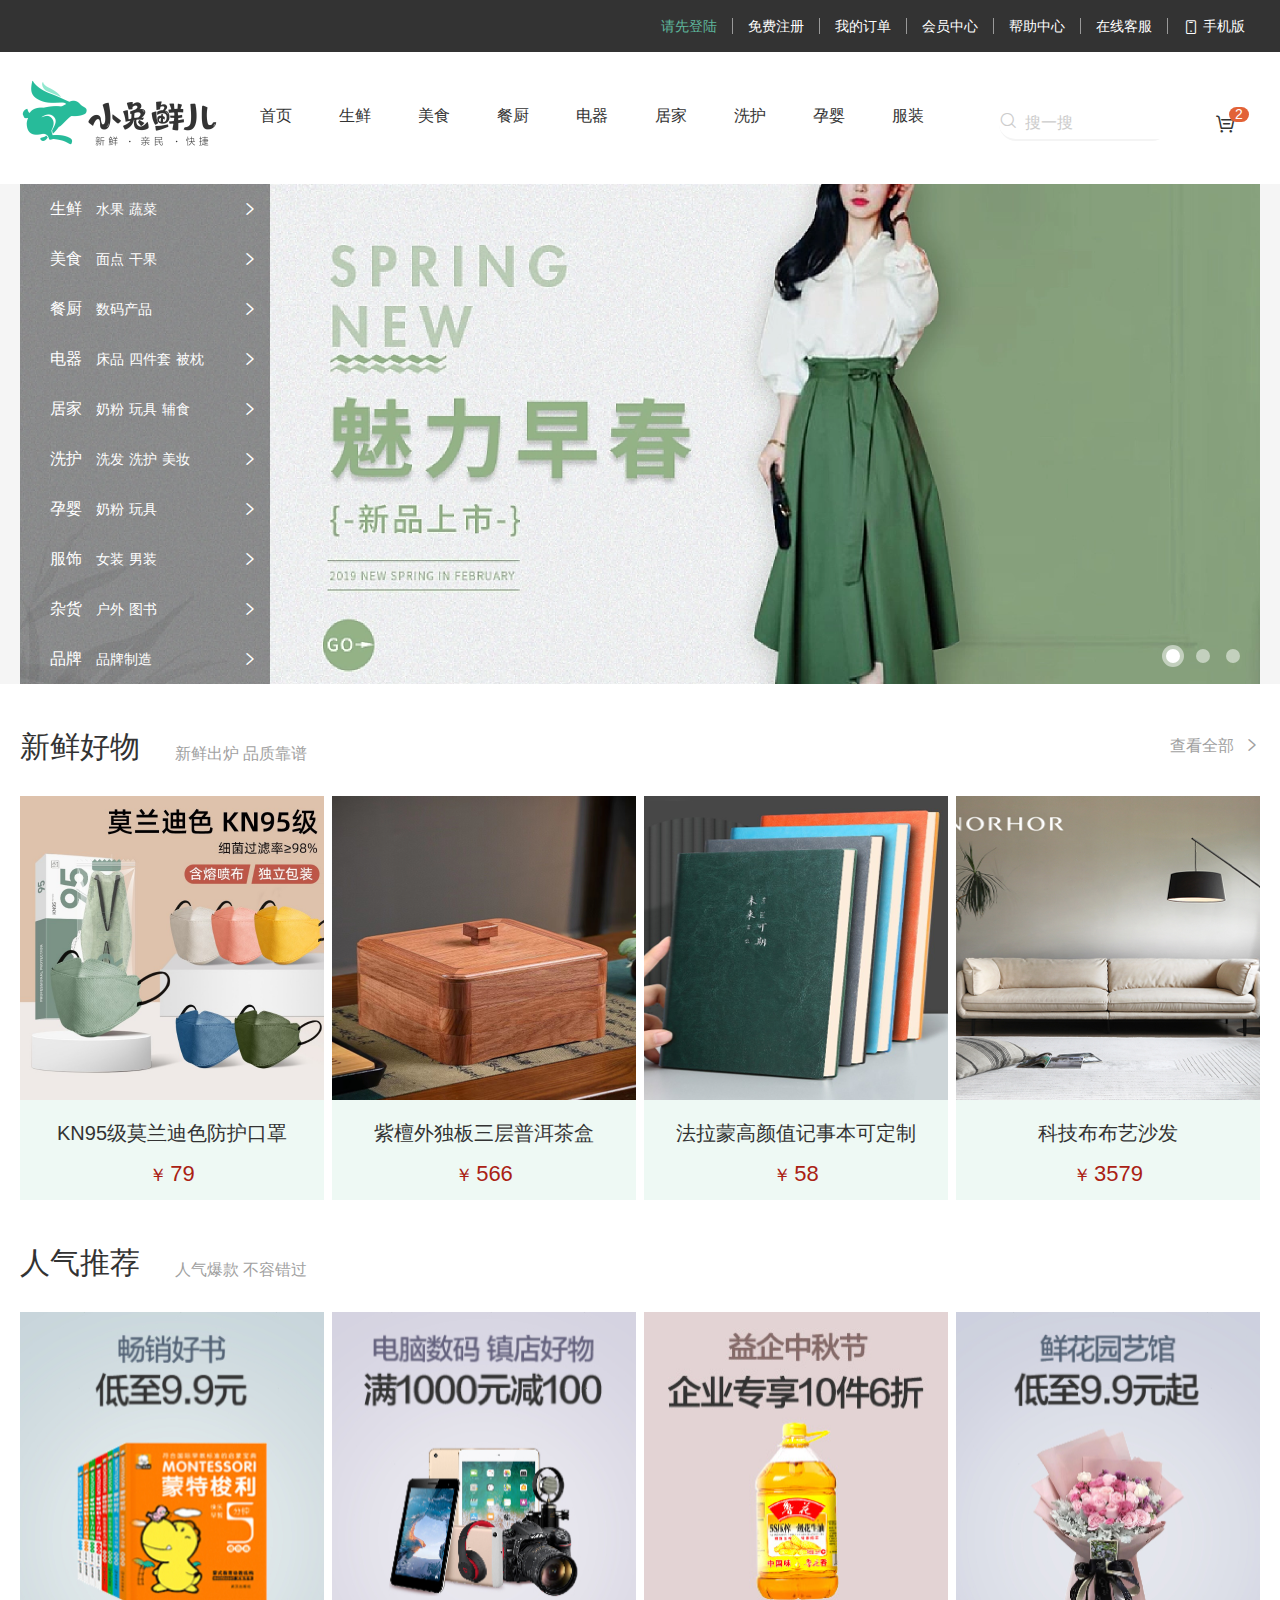
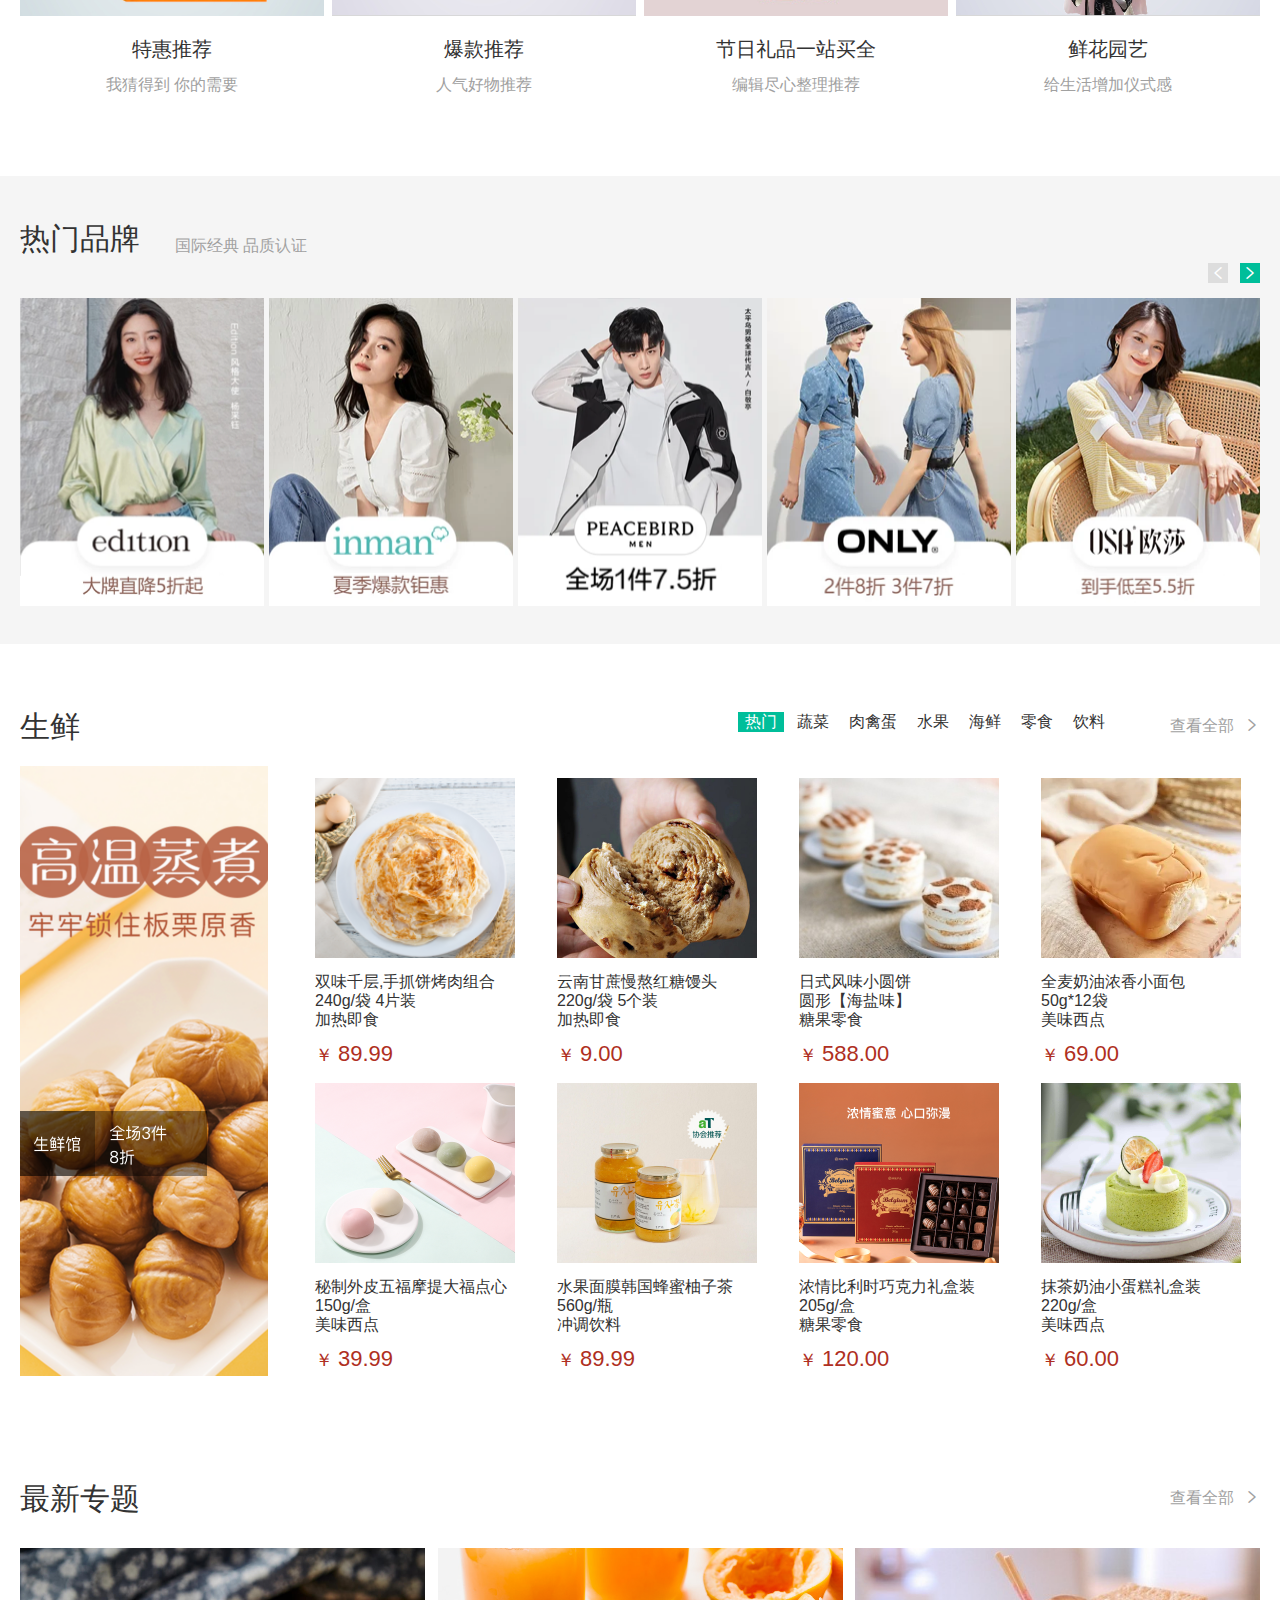
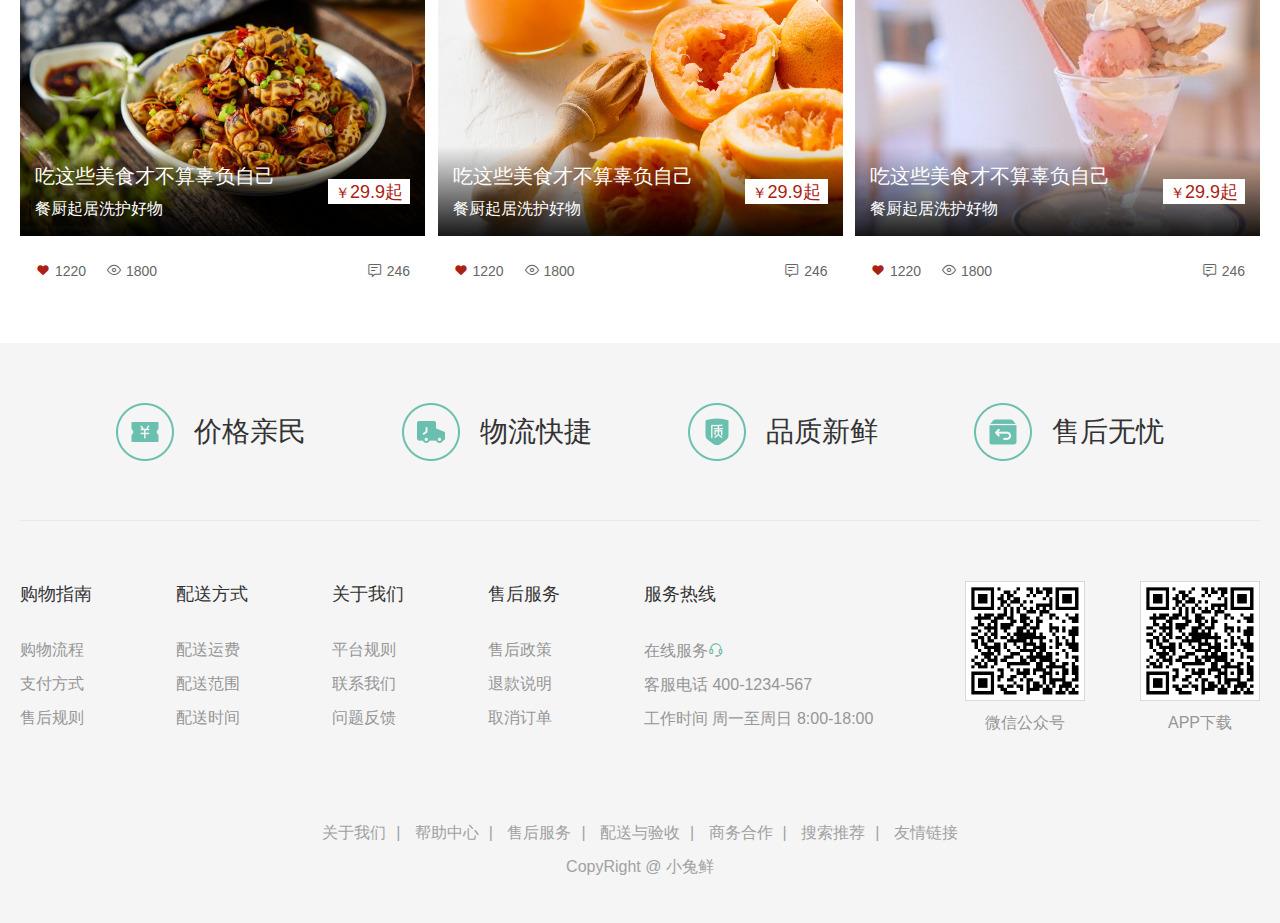
<file: 电商平台study/index.html>
<!DOCTYPE html>
<html lang="en">
<head>
    <meta charset="UTF-8">
    <meta name="viewport" content="width=device-width, initial-scale=1.0">
    <meta name="description" content="小兔鲜儿官网，致力于打造全球最大的食品、生鲜电商购物平台。">
    <meta name="keywords" content="小兔鲜儿,食品,生鲜,服装,家电,电商,购物">
    <title>小兔鲜儿-新鲜、惠民、快捷！</title>
    <link rel="shortcut icon" href="favicon.ico" type="image/x-icon">
    <link rel="stylesheet" href="./iconfont/iconfont.css">
    <link rel="stylesheet" href="./css/base.css">
    <link rel="stylesheet" href="./css/common.css">
    <link rel="stylesheet" href="./css/index.css">
</head>
<body>
    <!-- 快捷导航 -->
    <div class="shortcut">
        <div class="wrapper">
            <ul>
                <li><a href="#" class="login">请先登陆</a></li>
                <li><a href="#">免费注册</a></li>
                <li><a href="#">我的订单</a></li>
                <li><a href="#">会员中心</a></li>
                <li><a href="#">帮助中心</a></li>
                <li><a href="#">在线客服</a></li>
                <li><a href="#"><span class="iconfont icon-mobile-phone"></span>手机版</a></li>
            </ul>
        </div>
    </div>

    <!-- 头部区域 -->
    <div class="header wrapper">
        <!-- logo -->
        <div class="logo">
            <h1><a href="#">小兔鲜儿</a></h1>
        </div>
        <!-- 导航 -->
        <div class="nav">
            <ul>
                <li><a href="#">首页</a></li>
                <li><a href="#">生鲜</a></li>
                <li><a href="#">美食</a></li>
                <li><a href="#">餐厨</a></li>
                <li><a href="#">电器</a></li>
                <li><a href="#">居家</a></li>
                <li><a href="#">洗护</a></li>
                <li><a href="#">孕婴</a></li>
                <li><a href="#">服装</a></li>
            </ul>
        </div>
        <!-- 搜索 -->
        <div class="search">
            <span class="iconfont icon-search"></span>
            <input type="text" placeholder="搜一搜">
        </div>
        <!-- 购物车 -->
        <div class="cart">
            <span class="iconfont icon-cart-full"></span>
            <i>2</i>
        </div>
    </div>

    <!-- banner区域 -->
    <div class="banner">
        <div class="wrapper">
            <!-- 图片 -->
            <ul class="pic">
                <li><a href="#"><img src="./uploads/banner1.png" alt=""></a></li>
                <li><a href="#"><img src="./uploads/banner1.png" alt=""></a></li>
                <li><a href="#"><img src="./uploads/banner1.png" alt=""></a></li>
            </ul>
            <!-- 侧导航 -->
            <div class="subnav">
                <ul>
                    <li>
                        <div><a href="#" class="classify">生鲜</a><a href="#">水果</a><a href="#">蔬菜</a></div>
                        <span class="iconfont icon-arrow-right-bold"></span>
                    </li>
                    <li>
                        <div><a href="#" class="classify">美食</a><a href="#">面点</a><a href="#">干果</a></div>
                        <span class="iconfont icon-arrow-right-bold"></span>
                    </li>
                    <li>
                        <div><a href="#" class="classify">餐厨</a><a href="#">数码产品</a></div>
                        <span class="iconfont icon-arrow-right-bold"></span>
                    </li>
                    <li>
                        <div><a href="#" class="classify">电器</a><a href="#">床品</a><a href="#">四件套</a><a href="#">被枕</a></div>
                        <span class="iconfont icon-arrow-right-bold"></span>
                    </li>
                    <li>
                        <div><a href="#" class="classify">居家</a><a href="#">奶粉</a><a href="#">玩具</a><a href="#">辅食</a></div>
                        <span class="iconfont icon-arrow-right-bold"></span>
                    </li>
                    <li>
                        <div><a href="#" class="classify">洗护</a><a href="#">洗发</a><a href="#">洗护</a><a href="#">美妆</a></div>
                        <span class="iconfont icon-arrow-right-bold"></span>
                    </li>
                    <li>
                        <div><a href="#" class="classify">孕婴</a><a href="#">奶粉</a><a href="#">玩具</a></div>
                        <span class="iconfont icon-arrow-right-bold"></span>
                    </li>
                    <li>
                        <div><a href="#" class="classify">服饰</a><a href="#">女装</a><a href="#">男装</a></div>
                        <span class="iconfont icon-arrow-right-bold"></span>
                    </li>
                    <li>
                        <div><a href="#" class="classify">杂货</a><a href="#">户外</a><a href="#">图书</a></div>
                        <span class="iconfont icon-arrow-right-bold"></span>
                    </li>
                    <li>
                        <div><a href="#" class="classify">品牌</a><a href="#">品牌制造</a></div>
                        <span class="iconfont icon-arrow-right-bold"></span>
                    </li>
                </ul>
            </div>
            <!-- 圆点指示器 -->
            <ol>
                <li class="current"><i></i></li>
                <li><i></i></li>
                <li><i></i></li>
            </ol>
        </div>
    </div>

    <!-- 新鲜好物区域 -->
    <div class="goods wrapper">
        <div class="title">
            <div class="left">
                <h3>新鲜好物</h3>
                <p>新鲜出炉 品质靠谱</p>
            </div>
            <div class="right">
                <a href="#" class="more">查看全部<span class="iconfont icon-arrow-right-bold"></span></a>
            </div>
        </div>
        <div class="bd">
            <ul>
                <li>
                    <a href="#">
                        <div class="pic"><img src="./uploads/goods1.png" alt=""></div>
                        <div class="txt">
                            <h4>KN95级莫兰迪色防护口罩</h4>
                            <p>￥<span>79</span></p>
                        </div>
                    </a>
                </li>
                <li>
                    <a href="#">
                        <div class="pic"><img src="./uploads/goods2.png" alt=""></div>
                        <div class="txt">
                            <h4>紫檀外独板三层普洱茶盒</h4>
                            <p>￥<span>566</span></p>
                        </div>
                    </a>
                </li>
                <li>
                    <a href="#">
                        <div class="pic"><img src="./uploads/goods3.png" alt=""></div>
                        <div class="txt">
                            <h4>法拉蒙高颜值记事本可定制</h4>
                            <p>￥<span>58</span></p>
                        </div>
                    </a>
                </li>
                <li>
                    <a href="#">
                        <div class="pic"><img src="./uploads/goods4.png" alt=""></div>
                        <div class="txt">
                            <h4>科技布布艺沙发</h4>
                            <p>￥<span>3579</span></p>
                        </div>
                    </a>
                </li>
            </ul>
        </div>
    </div>

    <!-- 人气推荐区域 -->
    <div class="recommend wrapper">
        <div class="title">
            <div class="left">
                <h3>人气推荐</h3>
                <p>人气爆款 不容错过</p>
            </div>
        </div>
        <div class="bd">
            <ul>
                <li>
                    <a href="#">
                        <div class="pic"><img src="./uploads/recommend1.png" alt=""></div>
                        <div class="txt">
                            <h4>特惠推荐</h4>
                            <p>我猜得到 你的需要</p>
                        </div>
                    </a>
                </li>
                <li>
                    <a href="#">
                        <div class="pic"><img src="./uploads/recommend2.png" alt=""></div>
                        <div class="txt">
                            <h4>爆款推荐</h4>
                            <p>人气好物推荐</p>
                        </div>
                    </a>
                </li>
                <li>
                    <a href="#">
                        <div class="pic"><img src="./uploads/recommend3.png" alt=""></div>
                        <div class="txt">
                            <h4>节日礼品一站买全</h4>
                            <p>编辑尽心整理推荐</p>
                        </div>
                    </a>
                </li>
                <li>
                    <a href="#">
                        <div class="pic"><img src="./uploads/recommend4.png" alt=""></div>
                        <div class="txt">
                            <h4>鲜花园艺</h4>
                            <p>给生活增加仪式感</p>
                        </div>
                    </a>
                </li>
            </ul>
        </div>
    </div>

    <!-- 热门品牌区域 -->
    <div class="brand">
        <div class="wrapper">
            <!-- 标题 -->
            <div class="title">
                <div class="left">
                    <h3>热门品牌</h3>
                    <p>国际经典 品质认证</p>
                </div>
                <div class="button">
                    <a href="#" class="prev">
                        <i class="iconfont icon-arrow-left-bold"></i>
                    </a>
                    <a href="#" class="next">
                        <i class="iconfont icon-arrow-right-bold"></i>
                    </a>
                </div>
            </div>
            <!-- 内容 -->
            <div class="bd">
                <ul>
                    <li><a href="#"><img src="./uploads/hot1.png" alt=""></a></li>
                    <li><a href="#"><img src="./uploads/hot2.png" alt=""></a></li>
                    <li><a href="#"><img src="./uploads/hot3.png" alt=""></a></li>
                    <li><a href="#"><img src="./uploads/hot4.png" alt=""></a></li>
                    <li><a href="#"><img src="./uploads/hot5.png" alt=""></a></li>
                </ul>
            </div>
        </div>
    </div>

    <!-- 生鲜 -->
    <div class="fresh wrapper">
        <div class="title">
            <div class="left">
                <h3>生鲜</h3>
            </div>
            <div class="right">
                <ul>
                    <li><a href="#" class="active">热门</a></li>
                    <li><a href="#">蔬菜</a></li>
                    <li><a href="#">肉禽蛋</a></li>
                    <li><a href="#">水果</a></li>
                    <li><a href="#">海鲜</a></li>
                    <li><a href="#">零食</a></li>
                    <li><a href="#">饮料</a></li>
                </ul>
                <a href="#" class="more">查看全部<span class="iconfont icon-arrow-right-bold"></span></a>
            </div>
        </div>
        <div class="content">
            <div class="left">
                <a href="#"><img src="./uploads/fresh_left.png" alt=""></a>
            </div>
            <div class="right">
                <ul>
                    <li>    
                        <a href="#">
                            <div class="pic"><img src="./uploads/fresh1.png" alt=""></div>
                            <div class="txt">
                                <div class="info">
                                    <h4>双味千层,手抓饼烤肉组合</h4>
                                    <p>240g/袋 4片装</p>
                                    <p>加热即食</p>
                                </div>
                            </div>
                            <div class="price">￥<span>89.99</span></div>
                        </a>
                        <div class="cover">
                            <p>找相似</p>
                            <p></p>
                            <p>发现更多宝贝<span class="iconfont icon-arrow-right-bold"></span></p>
                        </div>
                    </li>
                    <li>    
                        <a href="#">
                            <div class="pic"><img src="./uploads/fresh2.png" alt=""></div>
                            <div class="txt">
                                <div class="info">
                                    <h4>云南甘蔗慢熬红糖馒头</h4>
                                    <p>220g/袋 5个装</p>
                                    <p>加热即食</p>
                                </div>
                            </div>
                            <div class="price">￥<span>9.00</span></div>
                        </a>
                        <div class="cover">
                            <p>找相似</p>
                            <p></p>
                            <p>发现更多宝贝<span class="iconfont icon-arrow-right-bold"></span></p>
                        </div>
                    </li>
                    <li>    
                        <a href="#">
                            <div class="pic"><img src="./uploads/fresh3.png" alt=""></div>
                            <div class="txt">
                                <div class="info">
                                    <h4>日式风味小圆饼</h4>
                                    <p>圆形【海盐味】</p>
                                    <p>糖果零食</p>
                                </div>
                            </div>
                            <div class="price">￥<span>588.00</span></div>
                        </a>
                        <div class="cover">
                            <p>找相似</p>
                            <p></p>
                            <p>发现更多宝贝<span class="iconfont icon-arrow-right-bold"></span></p>
                        </div>
                    </li>
                    <li>    
                        <a href="#">
                            <div class="pic"><img src="./uploads/fresh4.png" alt=""></div>
                            <div class="txt">
                                <div class="info">
                                    <h4>全麦奶油浓香小面包</h4>
                                    <p>50g*12袋</p>
                                    <p>美味西点</p>
                                </div>
                            </div>
                            <div class="price">￥<span>69.00</span></div>
                        </a>
                        <div class="cover">
                            <p>找相似</p>
                            <p></p>
                            <p>发现更多宝贝<span class="iconfont icon-arrow-right-bold"></span></p>
                        </div>
                    </li>
                    <li>    
                        <a href="#">
                            <div class="pic"><img src="./uploads/fresh5.png" alt=""></div>
                            <div class="txt">
                                <div class="info">
                                    <h4>秘制外皮五福摩提大福点心</h4>
                                    <p>150g/盒</p>
                                    <p>美味西点</p>
                                </div>
                            </div>
                            <div class="price">￥<span>39.99</span></div>
                        </a>
                        <div class="cover">
                            <p>找相似</p>
                            <p></p>
                            <p>发现更多宝贝<span class="iconfont icon-arrow-right-bold"></span></p>
                        </div>
                    </li>
                    <li>    
                        <a href="#">
                            <div class="pic"><img src="./uploads/fresh6.png" alt=""></div>
                            <div class="txt">
                                <div class="info">
                                    <h4>水果面膜韩国蜂蜜柚子茶</h4>
                                    <p>560g/瓶</p>
                                    <p>冲调饮料</p>
                                </div>
                            </div>
                            <div class="price">￥<span>89.99</span></div>
                        </a>
                        <div class="cover">
                            <p>找相似</p>
                            <p></p>
                            <p>发现更多宝贝<span class="iconfont icon-arrow-right-bold"></span></p>
                        </div>
                    </li>
                    <li>    
                        <a href="#">
                            <div class="pic"><img src="./uploads/fresh7.png" alt=""></div>
                            <div class="txt">
                                <div class="info">
                                    <h4>浓情比利时巧克力礼盒装</h4>
                                    <p>205g/盒</p>
                                    <p>糖果零食</p>
                                </div>
                            </div>
                            <div class="price">￥<span>120.00</span></div>
                        </a>
                        <div class="cover">
                            <p>找相似</p>
                            <p></p>
                            <p>发现更多宝贝<span class="iconfont icon-arrow-right-bold"></span></p>
                        </div>
                    </li>
                    <li>    
                        <a href="#">
                            <div class="pic"><img src="./uploads/fresh8.png" alt=""></div>
                            <div class="txt">
                                <div class="info">
                                    <h4>抹茶奶油小蛋糕礼盒装</h4>
                                    <p>220g/盒</p>
                                    <p>美味西点</p>
                                </div>
                            </div>
                            <div class="price">￥<span>60.00</span></div>
                        </a>
                        <div class="cover">
                            <p>找相似</p>
                            <p></p>
                            <p>发现更多宝贝<span class="iconfont icon-arrow-right-bold"></span></p>
                        </div>
                    </li>
                </ul>
            </div>
        </div>
    </div>

    <!-- 服饰区域 -->
    <!-- 餐厨区域 -->
    <!-- 居家区域 -->

    <!-- 最新专题区域 -->
    <div class="topic wrapper">
        <div class="title">
            <div class="left">
                <h3>最新专题</h3>
            </div>
            <div class="right">
                <a href="#" class="more">查看全部<span class="iconfont icon-arrow-right-bold"></span></a>
            </div>
        </div>
        <div class="topic-bd">
            <ul>
                <li>
                    <a href="#">
                        <div class="pic">
                            <img src="./uploads/topic1.png" alt="">
                            <!-- 定位区域 -->
                            <div class="cover">
                                <div class="left">
                                    <h4>吃这些美食才不算辜负自己</h4>
                                    <p>餐厨起居洗护好物</p>
                                </div>
                                <div class="right">￥<span>29.9</span><span>起</span></div>
                            </div>
                        </div>
                        <div class="txt">
                            <div class="left">
                                <p>
                                    <i class="iconfont icon-favorites-fill"></i>
                                    <span>1220</span>
                                </p>
                                <p>
                                    <i class="iconfont icon-browse"></i>
                                    <span>1800</span>
                                </p>
                            </div>
                            <div class="right">
                                <p>
                                    <i class="iconfont icon-comment"></i>
                                    <span>246</span>
                                </p>
                            </div>
                        </div>
                    </a>
                </li>
                <li>
                    <a href="#">
                        <div class="pic">
                            <img src="./uploads/topic2.png" alt="">
                            <div class="cover">
                                <div class="left">
                                    <h4>吃这些美食才不算辜负自己</h4>
                                    <p>餐厨起居洗护好物</p>
                                </div>
                                <div class="right">￥<span>29.9</span><span>起</span></div>
                            </div>
                        </div>
                        <div class="txt">
                            <div class="left">
                                <p>
                                    <i class="iconfont icon-favorites-fill"></i>
                                    <span>1220</span>
                                </p>
                                <p>
                                    <i class="iconfont icon-browse"></i>
                                    <span>1800</span>
                                </p>
                            </div>
                            <div class="right">
                                <p>
                                    <i class="iconfont icon-comment"></i>
                                    <span>246</span>
                                </p>
                            </div>
                        </div>
                    </a>
                </li>
                <li>
                    <a href="#">
                        <div class="pic">
                            <img src="./uploads/topic3.png" alt="">
                            <div class="cover">
                                <div class="left">
                                    <h4>吃这些美食才不算辜负自己</h4>
                                    <p>餐厨起居洗护好物</p>
                                </div>
                                <div class="right">￥<span>29.9</span><span>起</span></div>
                            </div>
                        </div>
                        <div class="txt">
                            <div class="left">
                                <p>
                                    <i class="iconfont icon-favorites-fill"></i>
                                    <span>1220</span>
                                </p>
                                <p>
                                    <i class="iconfont icon-browse"></i>
                                    <span>1800</span>
                                </p>
                            </div>
                            <div class="right">
                                <p>
                                    <i class="iconfont icon-comment"></i>
                                    <span>246</span>
                                </p>
                            </div>
                        </div>
                    </a>
                </li>
            </ul>
        </div>
    </div>

    <!-- 底部区域 -->
    <div class="footer">
        <div class="wrapper">
            <!-- 服务 -->
            <div class="service">
                <ul>
                    <li>
                        <h5></h5>
                        <p>价格亲民</p>
                    </li>
                    <li>
                        <h5></h5>
                        <p>物流快捷</p>
                    </li>
                    <li>
                        <h5></h5>
                        <p>品质新鲜</p>
                    </li>
                    <li>
                        <h5></h5>
                        <p>售后无忧</p>
                    </li>
                </ul>
            </div>
            <!-- 帮助中心 -->
            <div class="help">
                <div class="left">
                    <dl>
                        <dt>购物指南</dt>
                        <dd><a href="#">购物流程</a></dd>
                        <dd><a href="#">支付方式</a></dd>
                        <dd><a href="#">售后规则</a></dd>
                    </dl>
                    <dl>
                        <dt>配送方式</dt>
                        <dd><a href="#">配送运费</a></dd>
                        <dd><a href="#">配送范围</a></dd>
                        <dd><a href="#">配送时间</a></dd>
                    </dl>
                    <dl>
                        <dt>关于我们</dt>
                        <dd><a href="#">平台规则</a></dd>
                        <dd><a href="#">联系我们</a></dd>
                        <dd><a href="#">问题反馈</a></dd>
                    </dl>
                    <dl>
                        <dt>售后服务</dt>
                        <dd><a href="#">售后政策</a></dd>
                        <dd><a href="#">退款说明</a></dd>
                        <dd><a href="#">取消订单</a></dd>
                    </dl>
                    <dl>
                        <dt>服务热线</dt>
                        <dd><a href="#">在线服务<span class="iconfont icon-customer-service"></span></a></dd>
                        <dd><a href="#">客服电话 400-1234-567</a></dd>
                        <dd><a href="#">工作时间 周一至周日 8:00-18:00</a></dd>
                    </dl>
                </div>
                <div class="right">
                    <ul>
                        <li>
                            <div class="pic"><img src="./images/wechat.png" alt=""></div>
                            <p>微信公众号</p>
                        </li>
                        <li>
                            <div class="pic"><img src="./images/app.png" alt=""></div>
                            <p>APP下载</p>
                        </li>
                    </ul>
                </div>
            </div>
            <!-- 版权 -->
            <div class="copyright">
                <p>
                    <a href="#">关于我们</a>|
                    <a href="#">帮助中心</a>|
                    <a href="#">售后服务</a>|
                    <a href="#">配送与验收</a>|
                    <a href="#">商务合作</a>|
                    <a href="#">搜索推荐</a>|
                    <a href="#">友情链接</a>
                </p>
                <p>CopyRight @ 小兔鲜</p>
            </div>
        </div>
    </div>

</body>
</html>
</file>
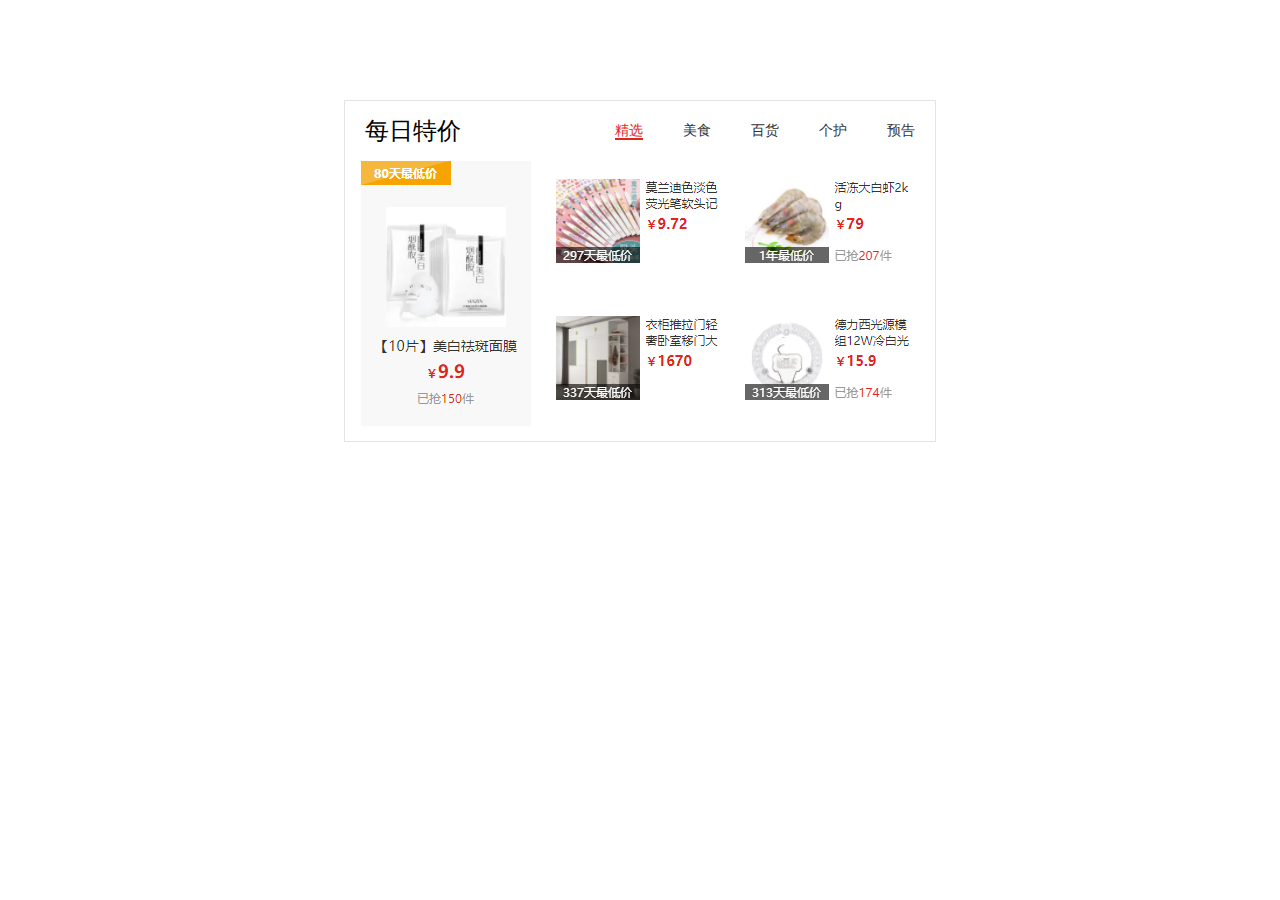
<file: tab栏切换/tab栏切换(事件委托版本).html>
<!DOCTYPE html>
<html lang="en">

<head>
  <meta charset="UTF-8" />
  <meta http-equiv="X-UA-Compatible" content="IE=edge" />
  <meta name="viewport" content="width=device-width, initial-scale=1.0" />
  <title>tab栏切换</title>
  <style>
    * {
      margin: 0;
      padding: 0;
    }

    .tab {
      width: 590px;
      height: 340px;
      margin: 100px auto;
      border: 1px solid #e4e4e4;
    }

    .tab-nav {
      width: 100%;
      height: 60px;
      line-height: 60px;
      display: flex;
      justify-content: space-between;
    }

    .tab-nav h3 {
      font-size: 24px;
      font-weight: normal;
      margin-left: 20px;
    }

    .tab-nav ul {
      list-style: none;
      display: flex;
      justify-content: flex-end;
    }

    .tab-nav ul li {
      margin: 0 20px;
      font-size: 14px;
    }

    .tab-nav ul li a {
      text-decoration: none;
      border-bottom: 2px solid transparent;
      color: #333;
    }

    .tab-nav ul li a.active {
      border-color: #e1251b;
      color: #e1251b;
    }

    .tab-content {
      padding: 0 16px;
    }

    .tab-content .item {
      display: none;
    }

    .tab-content .item.active {
      display: block;
    }
  </style>
</head>

<body>
  <div class="tab">
    <div class="tab-nav">
      <h3>每日特价</h3>
      <ul>
        <li><a class="active" href="javascript:;" data-id="0">精选</a></li>
        <li><a href="javascript:;" data-id="1">美食</a></li>
        <li><a href="javascript:;" data-id="2">百货</a></li>
        <li><a href="javascript:;" data-id="3">个护</a></li>
        <li><a href="javascript:;" data-id="4">预告</a></li>
      </ul>
    </div>
    <div class="tab-content">
      <div class="item active"><img src="./images/tab00.png" alt="" /></div>
      <div class="item"><img src="./images/tab01.png" alt="" /></div>
      <div class="item"><img src="./images/tab02.png" alt="" /></div>
      <div class="item"><img src="./images/tab03.png" alt="" /></div>
      <div class="item"><img src="./images/tab04.png" alt="" /></div>
    </div>
  </div>

  <script>
    // 获得对象
    const ul = document.querySelector('.tab-nav ul')
    ul.addEventListener('click', function(e) {
        // 清楚前一个li的active
        document.querySelector('.tab-nav .active').classList.remove('active')
        // 为当前li添加active 
        if(e.target.tagName === 'A'){
            e.target.classList.add('active')
        }

        // 通过对象id来处理下方图片
        const i = +e.target.dataset.id
        document.querySelector('.tab-content .active').classList.remove('active')
        document.querySelector(`.tab-content .item:nth-child(${i + 1})`).classList.add('active')
    })
  </script>
</body>

</html>
</file>
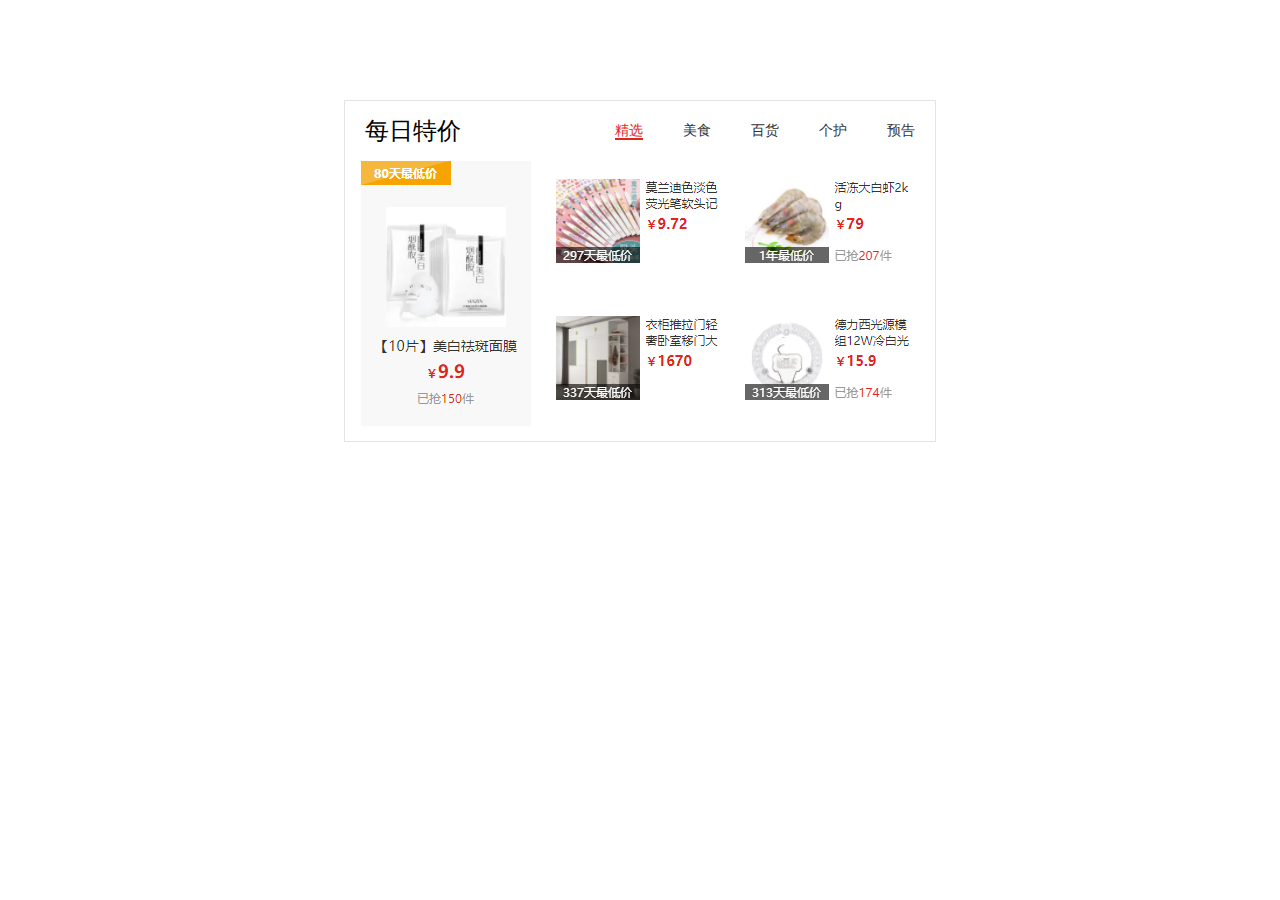
<file: tab栏切换/tab栏切换.html>
<!DOCTYPE html>
<html lang="en">

<head>
  <meta charset="UTF-8" />
  <meta http-equiv="X-UA-Compatible" content="IE=edge" />
  <meta name="viewport" content="width=device-width, initial-scale=1.0" />
  <title>tab栏切换</title>
  <style>
    * {
      margin: 0;
      padding: 0;
    }

    .tab {
      width: 590px;
      height: 340px;
      margin: 100px auto;
      border: 1px solid #e4e4e4;
    }

    .tab-nav {
      width: 100%;
      height: 60px;
      line-height: 60px;
      display: flex;
      justify-content: space-between;
    }

    .tab-nav h3 {
      font-size: 24px;
      font-weight: normal;
      margin-left: 20px;
    }

    .tab-nav ul {
      list-style: none;
      display: flex;
      justify-content: flex-end;
    }

    .tab-nav ul li {
      margin: 0 20px;
      font-size: 14px;
    }

    .tab-nav ul li a {
      text-decoration: none;
      border-bottom: 2px solid transparent;
      color: #333;
    }

    .tab-nav ul li a.active {
      border-color: #e1251b;
      color: #e1251b;
    }

    .tab-content {
      padding: 0 16px;
    }

    .tab-content .item {
      display: none;
    }

    .tab-content .item.active {
      display: block;
    }
  </style>
</head>

<body>
  <div class="tab">
    <div class="tab-nav">
      <h3>每日特价</h3>
      <ul>
        <li><a class="active" href="javascript:;">精选</a></li>
        <li><a href="javascript:;">美食</a></li>
        <li><a href="javascript:;">百货</a></li>
        <li><a href="javascript:;">个护</a></li>
        <li><a href="javascript:;">预告</a></li>
      </ul>
    </div>
    <div class="tab-content">
      <div class="item active"><img src="./images/tab00.png" alt="" /></div>
      <div class="item"><img src="./images/tab01.png" alt="" /></div>
      <div class="item"><img src="./images/tab02.png" alt="" /></div>
      <div class="item"><img src="./images/tab03.png" alt="" /></div>
      <div class="item"><img src="./images/tab04.png" alt="" /></div>
    </div>
  </div>

  <script>
    // 为每一个连接添加鼠标经过事件
    const as = document.querySelectorAll('.tab-nav li a')
    for(let i = 0; i < as.length; i++){
      as[i].addEventListener('mouseenter', function() {
        // 清除当前的链接中的active, 可以合并
        const activePrev = document.querySelector('.tab-nav .active')
        activePrev.classList.remove('active')
        // 为当前点击的链接添加active
        this.classList.add('active')

        // 处理下方图片
        document.querySelector('.tab-content .active').classList.remove('active')
        document.querySelector(`.tab-content .item:nth-child(${i + 1})`).classList.add('active')
      })
    }
  </script>
</body>

</html>
</file>
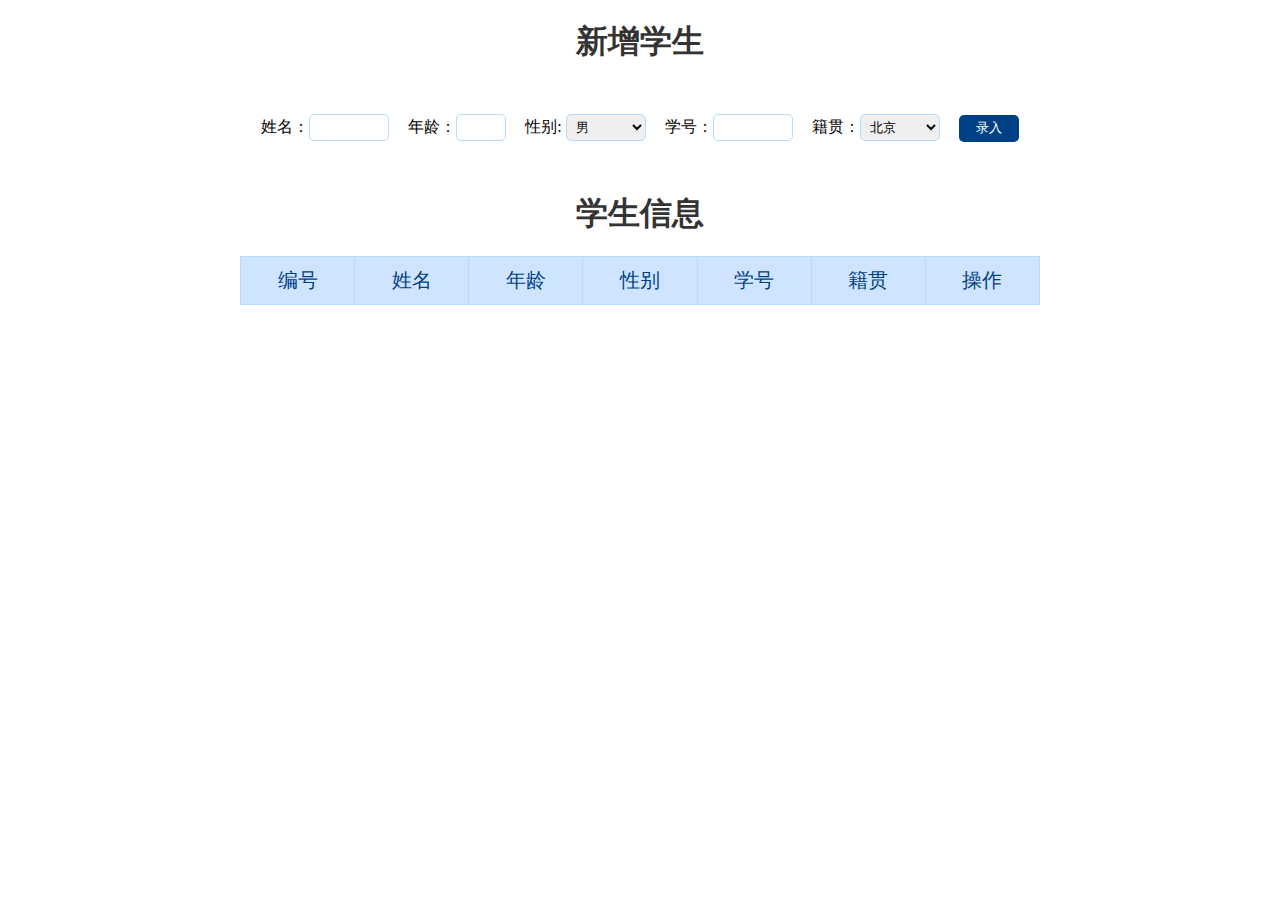
<file: 信息表/学生信息表案例.html>
<!DOCTYPE html>
<html lang="en">

<head>
  <meta charset="UTF-8" />
  <meta name="viewport" content="width=device-width, initial-scale=1.0" />
  <meta http-equiv="X-UA-Compatible" content="ie=edge" />
  <title>学生信息管理</title>
  <link rel="stylesheet" href="css/index.css" />
</head>

<body>
  <h1>新增学生</h1>
  <form class="info" autocomplete="off">
    姓名：<input type="text" class="uname" name="uname" />
    年龄：<input type="text" class="age" name="age" />
    性别:
    <select name="gender" class="gender">
      <option value="男">男</option>
      <option value="女">女</option>
    </select>
    学号：<input type="text" class="number" name="number" />
    籍贯：<select name="city" class="city">
      <option value="北京">北京</option>
      <option value="上海">上海</option>
      <option value="广州">广州</option>
      <option value="深圳">深圳</option>
      <option value="火星">火星</option>
    </select>
    <button class="add">录入</button>
  </form>

  <h1>学生信息</h1>
  <table>
    <thead>
      <tr>
        <th>编号</th>
        <th>姓名</th>
        <th>年龄</th>
        <th>性别</th>
        <th>学号</th>
        <th>籍贯</th>
        <th>操作</th>
      </tr>
    </thead>
    <tbody>
      <!-- 
        <tr>
          <td>1001</td>
          <td>欧阳霸天</td>
          <td>19</td>
          <td>男</td>
          <td>15000</td>
          <td>上海</td>
          <td>
            <a href="javascript:">删除</a>
          </td>
        </tr> 
        -->
    </tbody>
  </table>
  <script src="./js/index.js"></script>

</body>

</html>
</file>
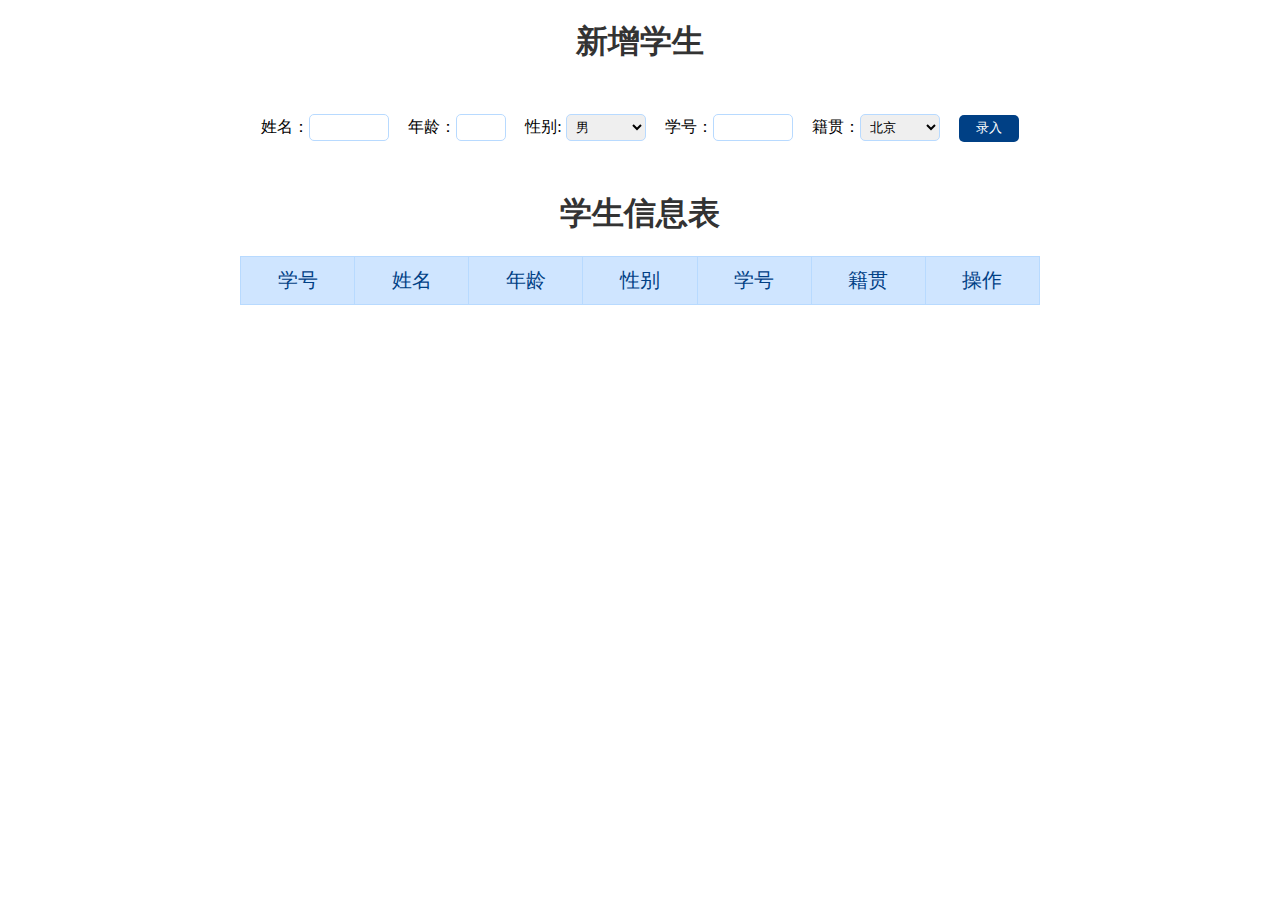
<file: 学生信息表(本地存储版)/学生信息表案例.html>
<!DOCTYPE html>
<html lang="en">

<head>
  <meta charset="UTF-8" />
  <meta name="viewport" content="width=device-width, initial-scale=1.0" />
  <meta http-equiv="X-UA-Compatible" content="ie=edge" />
  <title>学生信息管理</title>
  <link rel="stylesheet" href="css/index.css" />
</head>

<body>
  <h1>新增学生</h1>
  <form class="info" autocomplete="off">
    姓名：<input type="text" class="uname" name="uname" />
    年龄：<input type="text" class="age" name="age" />
    性别:
    <select name="gender" class="gender">
      <option value="男">男</option>
      <option value="女">女</option>
    </select>
    学号：<input type="text" class="number" name="number" />
    籍贯：<select name="city" class="city">
      <option value="北京">北京</option>
      <option value="上海">上海</option>
      <option value="广州">广州</option>
      <option value="深圳">深圳</option>
      <option value="火星">火星</option>
      <option value="温州">温州</option>
    </select>
    <button class="add">录入</button>
  </form>

  <h1>学生信息表</h1>
  <table>
    <thead>
      <tr>
        <th>学号</th>
        <th>姓名</th>
        <th>年龄</th>
        <th>性别</th>
        <th>学号</th>
        <th>籍贯</th>
        <th>操作</th>
      </tr>
    </thead>
    <tbody>
      <!-- 
        <tr>
          <td>1001</td>
          <td>欧阳霸天</td>
          <td>19</td>
          <td>男</td>
          <td>1116</td>
          <td>上海</td>
          <td>
            <a href="javascript:">删除</a>
          </td>
        </tr> 
        -->
    </tbody>
  </table>

  <script src="./JS/index.js"></script>
</body>

</html>
</file>
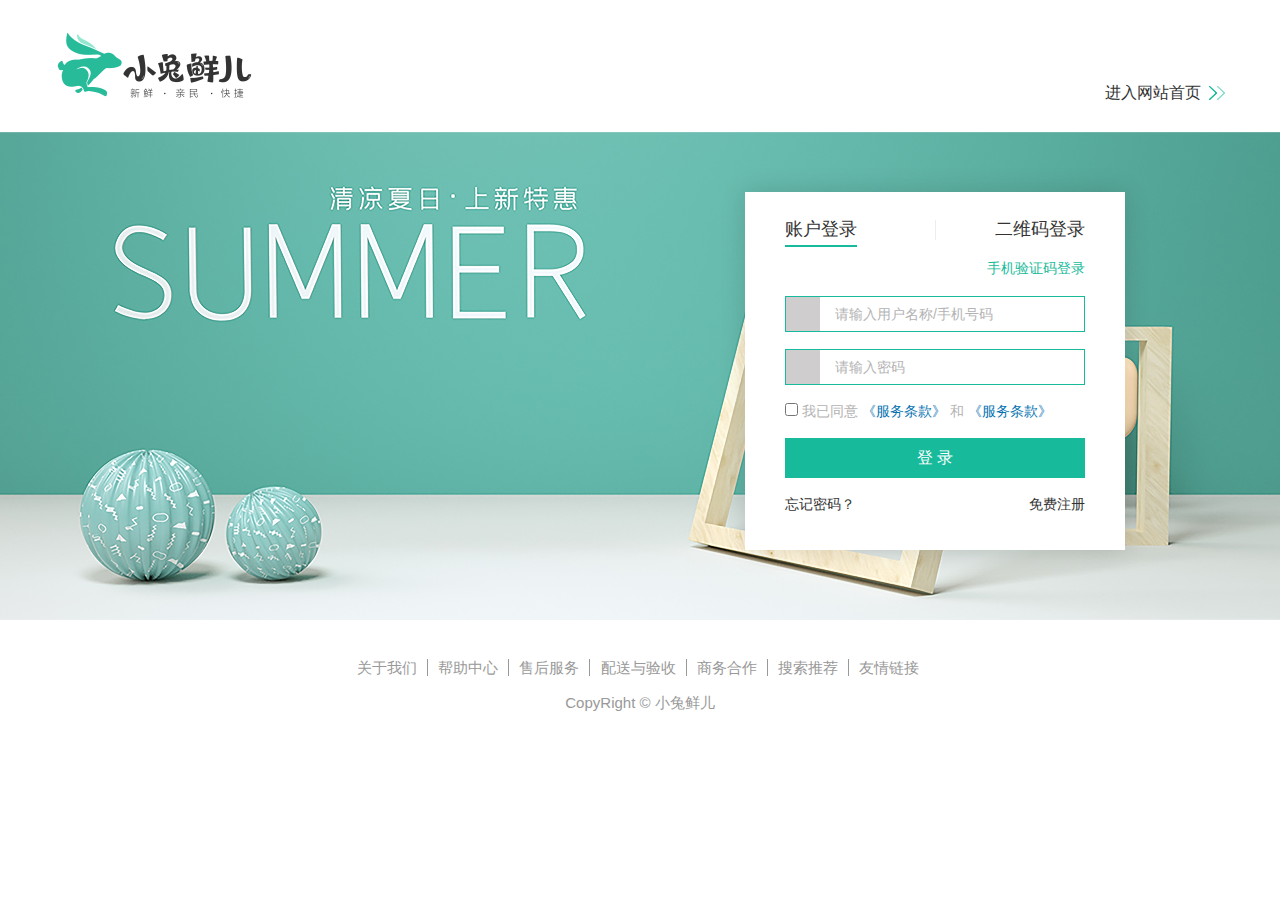
<file: 注册登陆等/login.html>
<!DOCTYPE html>
<html lang="en">

<head>
  <meta charset="UTF-8">
  <title>小兔鲜儿 - 新鲜 惠民 快捷!</title>
  <meta http-equiv="X-UA-Compatible" content="IE=edge">
  <meta name="renderer" content="webkit">
  <link rel="shortcut icon" href="../favicon.ico">
  <link rel="stylesheet" href="./css/common.css">
  <link rel="stylesheet" href="./css/login.css">
  <link rel="stylesheet" href="https://at.alicdn.com/t/font_2143783_iq6z4ey5vu.css">
</head>

<body>
  <!-- 登录头部 -->
  <div class="xtx-login-header">
    <h1 class="logo"></h1>
    <a class="home" href="./index.html">进入网站首页</a>
  </div>
  <!-- 登录内容 -->
  <div class="xtx-login-main">
    <div class="wrapper">
      <form action="">
        <div class="box">
          <div class="tab-nav">
            <a href="javascript:;" class="active" data-id="0">账户登录</a>
            <a href="javascript:;" data-id="1">二维码登录</a>
          </div>
          <div class="tab-pane">
            <div class="link">
              <a href="javascript:;">手机验证码登录</a>
            </div>
            <div class="input">
              <span class="iconfont icon-zhanghao"></span>
              <input required type="text" placeholder="请输入用户名称/手机号码" name="username">
            </div>
            <div class="input">
              <span class="iconfont icon-suo"></span>
              <input required type="password" placeholder="请输入密码" name="password">
            </div>
            <div class="agree">
              <label for="my-checkbox">
                <input type="checkbox" value="1" id="my-checkbox" class="remember" name="agree">
                <span class="iconfont icon-xuanze"></span>
              </label>
              我已同意 <a href="javascript:;">《服务条款》</a href="javascript:;"> 和 <a>《服务条款》</a>
            </div>
            <div class="button clearfix">
              <button type="submit" class="dl">登 录</button>
              <!-- <a class="dl" href="./center.html">登 录</a> -->
              <a class="fl" href="./forget.html">忘记密码？</a>
              <a class="fr" href="./register.html">免费注册</a>
            </div>
          </div>
          <div class="tab-pane" style="display: none;">
            <img class="code" src="./images/code.png" alt="">
          </div>
        </div>
      </form>
    </div>
  </div>
  <!-- 登录底部 -->
  <div class="xtx-login-footer">
    <!-- 版权信息 -->
    <div class="copyright">
      <p>
        <a href="javascript:;">关于我们</a>
        <a href="javascript:;">帮助中心</a>
        <a href="javascript:;">售后服务</a>
        <a href="javascript:;">配送与验收</a>
        <a href="javascript:;">商务合作</a>
        <a href="javascript:;">搜索推荐</a>
        <a href="javascript:;">友情链接</a>
      </p>
      <p>CopyRight &copy; 小兔鲜儿</p>
    </div>
  </div>
  <script src="./js/login.js">
  </script>
</body>

</html>
</file>
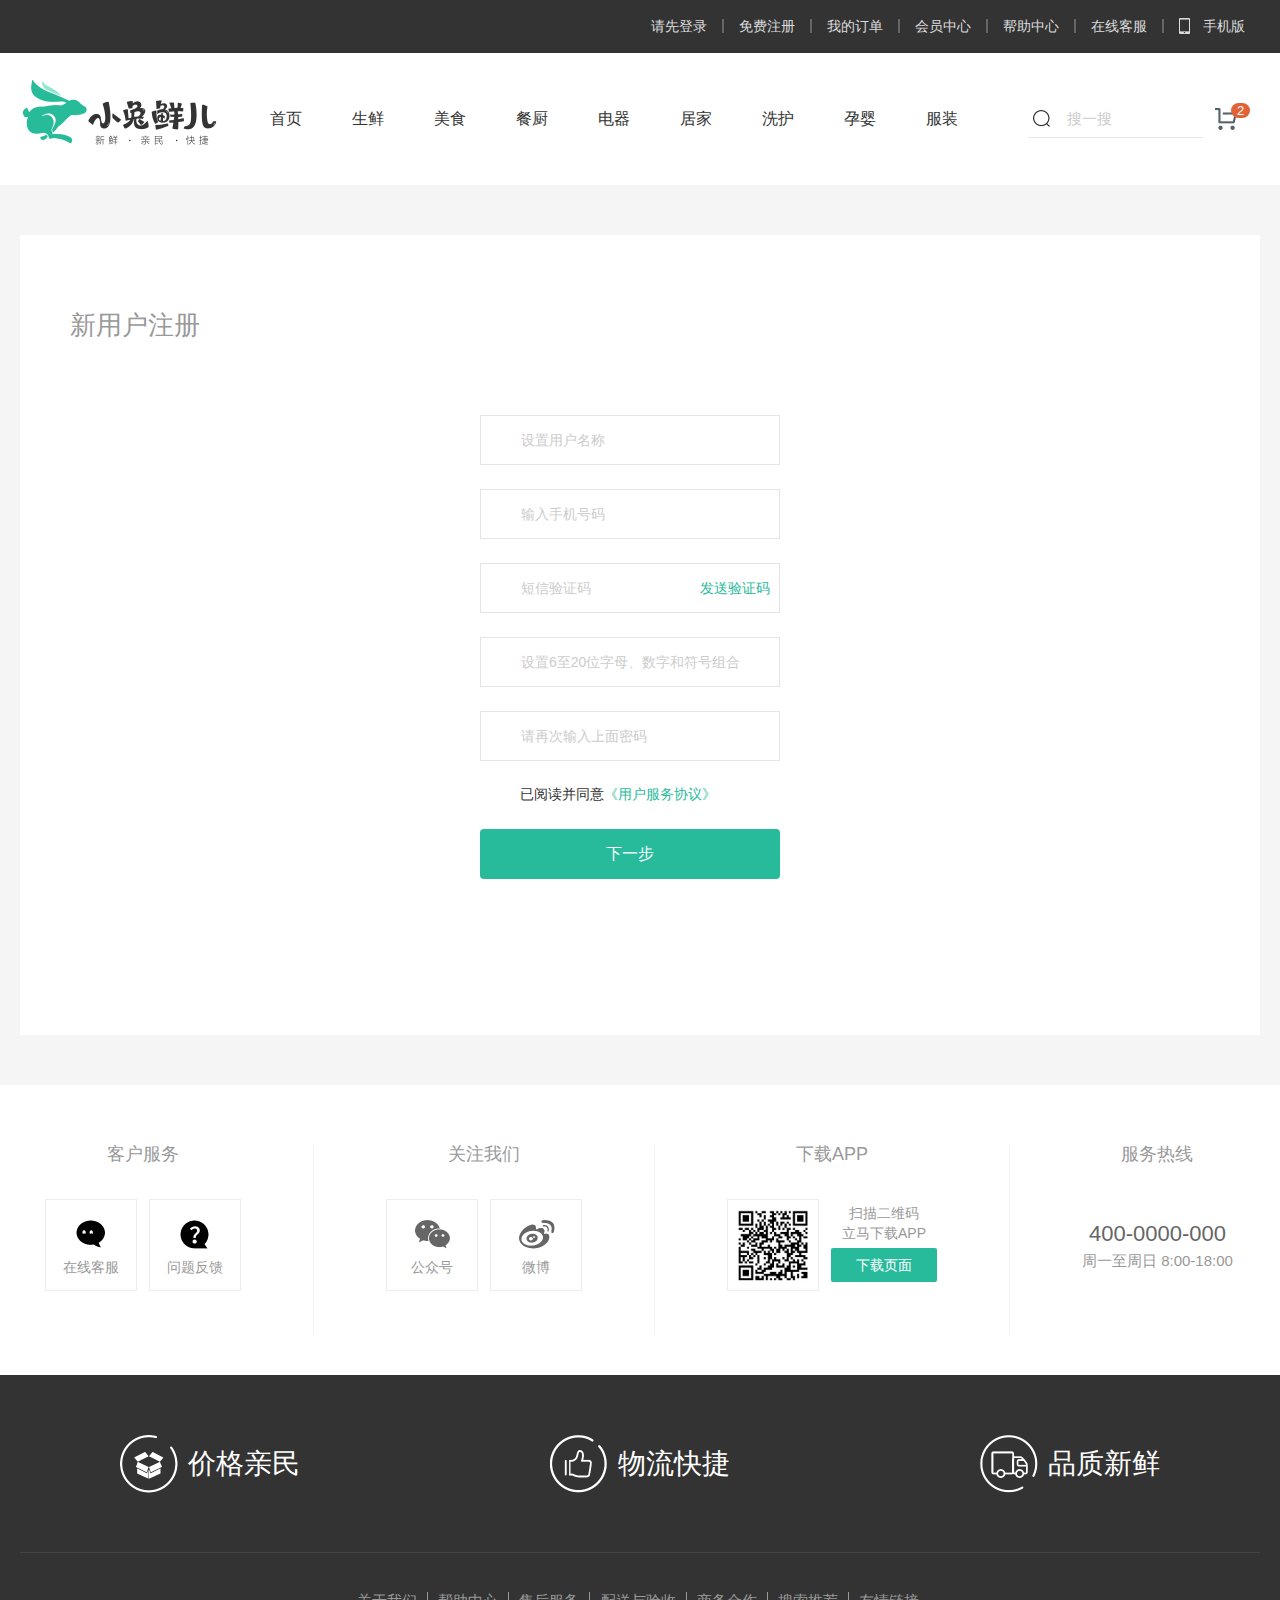
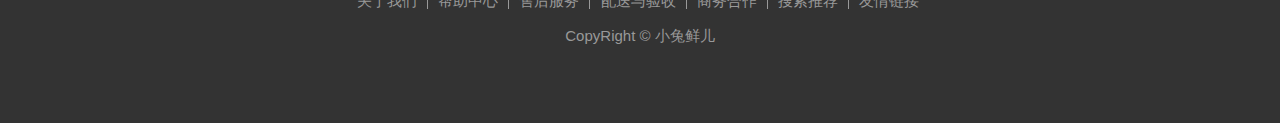
<file: 注册登陆等/register.html>
<!DOCTYPE html>
<html lang="en">

<head>
  <meta charset="UTF-8">
  <title>小兔鲜儿 - 新鲜 惠民 快捷!</title>
  <meta http-equiv="X-UA-Compatible" content="IE=edge">
  <meta name="renderer" content="webkit">
  <link rel="shortcut icon" href="./favicon.ico">
  <link rel="stylesheet" href="./css/common.css">
  <link rel="stylesheet" href="./css/register.css">
  <link rel="stylesheet" href="https://at.alicdn.com/t/font_2143783_iq6z4ey5vu.css">
</head>

<body>
  <!-- 项部导航 -->
  <div class="xtx_topnav">
    <div class="wrapper">
      <!-- 顶部导航 -->
      <ul class="xtx_navs">
        <li>
          <a href="./login.html">请先登录</a>
        </li>
        <li>
          <a href="./register.html">免费注册</a>
        </li>
        <li>
          <a href="./center-order.html">我的订单</a>
        </li>
        <li>
          <a href="./center.html">会员中心</a>
        </li>
        <li>
          <a href="javascript:;">帮助中心</a>
        </li>
        <li>
          <a href="javascript:;">在线客服</a>
        </li>
        <li>
          <a href="javascript:;">
            <i class="mobile sprites"></i>
            手机版
          </a>
        </li>
      </ul>
    </div>
  </div>
  <!-- 头部 -->
  <div class="xtx_header">
    <div class="wrapper">
      <!-- 网站Logo -->
      <h1 class="xtx_logo"><a href="/">小兔鲜儿</a></h1>
      <!-- 主导航 -->
      <div class="xtx_navs">
        <ul class="clearfix">
          <li>
            <a href="./index.html">首页</a>
          </li>
          <li>
            <a href="./category01.html">生鲜</a>
          </li>
          <li>
            <a href="./category01.html">美食</a>
          </li>
          <li>
            <a href="./category01.html">餐厨</a>
          </li>
          <li>
            <a href="./category01.html">电器</a>
          </li>
          <li>
            <a href="./category01.html">居家</a>
          </li>
          <li>
            <a href="./category01.html">洗护</a>
          </li>
          <li>
            <a href="./category01.html">孕婴</a>
          </li>
          <li>
            <a href="./category01.html">服装</a>
          </li>
        </ul>
      </div>
      <!-- 站内搜索 -->
      <div class="xtx_search clearfix">
        <!-- 购物车 -->
        <a href="./cart-none.html" class="xtx_search_cart sprites">
          <i>2</i>
        </a>
        <!-- 搜索框 -->
        <div class="xtx_search_wrapper">
          <input type="text" placeholder="搜一搜" onclick="location.href='./search.html'">
        </div>
      </div>
    </div>
  </div>
  <div class="xtx-wrapper">
    <div class="container">
      <!-- 卡片 -->
      <div class="xtx-card">
        <h3>新用户注册</h3>
        <form class="xtx-form">
          <div data-prop="username" class="xtx-form-item">
            <span class="iconfont icon-zhanghao"></span>
            <input name="username" type="text" placeholder="设置用户名称">
            <span class="msg"></span>
          </div>
          <div data-prop="phone" class="xtx-form-item">
            <span class="iconfont icon-shouji"></span>
            <input name="phone" type="text" placeholder="输入手机号码  ">
            <span class="msg"></span>
          </div>
          <div data-prop="code" class="xtx-form-item">
            <span class="iconfont icon-zhibiaozhushibiaozhu"></span>
            <input name="code" type="text" placeholder="短信验证码">
            <span class="msg"></span>
            <a class="code" href="javascript:;">发送验证码</a>
          </div>
          <div data-prop="password" class="xtx-form-item">
            <span class="iconfont icon-suo"></span>
            <input name="password" type="password" placeholder="设置6至20位字母、数字和符号组合">
            <span class="msg"></span>
          </div>
          <div data-prop="confirm" class="xtx-form-item">
            <span class="iconfont icon-suo"></span>
            <input name="confirm" type="password" placeholder="请再次输入上面密码">
            <span class="msg"></span>
          </div>
          <div class="xtx-form-item pl50">
            <i class="iconfont icon-queren"></i>
            已阅读并同意<i>《用户服务协议》</i>
          </div>
          <div class="xtx-form-item">
            <button class="submit">下一步</button>
            <!-- <a class="submit" href="javascript:;">下一步</a> -->
          </div>
        </form>
      </div>
    </div>
  </div>
  <!-- 公共底部 -->
  <div class="xtx_footer clearfix">
    <div class="wrapper">
      <!-- 联系我们 -->
      <div class="contact clearfix">
        <dl>
          <dt>客户服务</dt>
          <dd class="chat">在线客服</dd>
          <dd class="feedback">问题反馈</dd>
        </dl>
        <dl>
          <dt>关注我们</dt>
          <dd class="weixin">公众号</dd>
          <dd class="weibo">微博</dd>
        </dl>
        <dl>
          <dt>下载APP</dt>
          <dd class="qrcode">
            <img src="./uploads/qrcode.jpg">
          </dd>
          <dd class="download">
            <span>扫描二维码</span>
            <span>立马下载APP</span>
            <a href="javascript:;">下载页面</a>
          </dd>
        </dl>
        <dl>
          <dt>服务热线</dt>
          <dd class="hotline">
            400-0000-000
            <small>周一至周日 8:00-18:00</small>
          </dd>
        </dl>
      </div>
    </div>
    <!-- 其它 -->
    <div class="extra">
      <div class="wrapper">
        <!-- 口号 -->
        <div class="slogan">
          <a href="javascript:;" class="price">价格亲民</a>
          <a href="javascript:;" class="express">物流快捷</a>
          <a href="javascript:;" class="quality">品质新鲜</a>
        </div>
        <!-- 版权信息 -->
        <div class="copyright">
          <p>
            <a href="javascript:;">关于我们</a>
            <a href="javascript:;">帮助中心</a>
            <a href="javascript:;">售后服务</a>
            <a href="javascript:;">配送与验收</a>
            <a href="javascript:;">商务合作</a>
            <a href="javascript:;">搜索推荐</a>
            <a href="javascript:;">友情链接</a>
          </p>
          <p>CopyRight &copy; 小兔鲜儿</p>
        </div>
      </div>
    </div>
  </div>

  <script src="./js/register.js"></script>
</body>

</html>
</file>
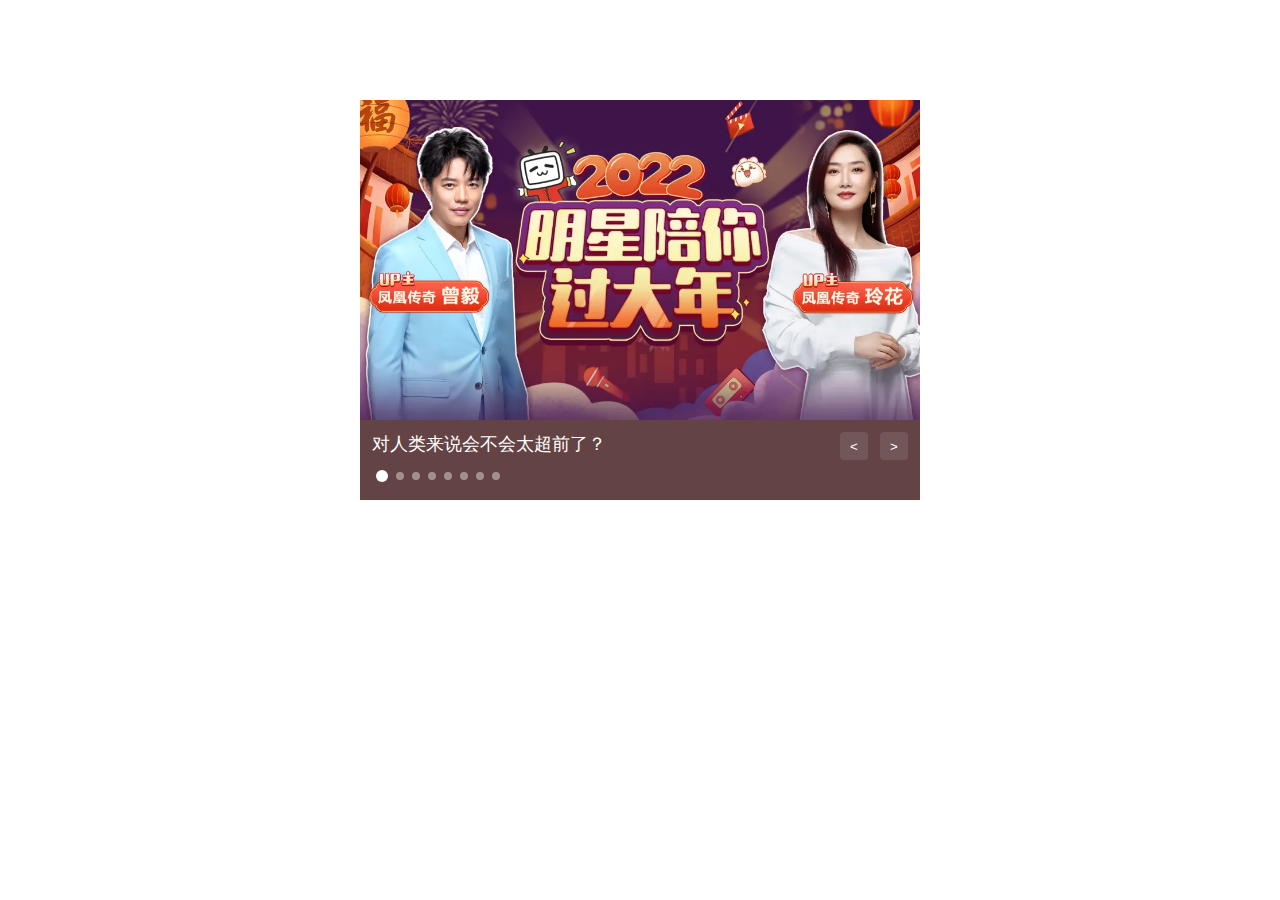
<file: 轮播图/自动轮播图.html>
<!DOCTYPE html>
<html lang="en">

<head>
  <meta charset="UTF-8" />
  <meta http-equiv="X-UA-Compatible" content="IE=edge" />
  <meta name="viewport" content="width=device-width, initial-scale=1.0" />
  <title>轮播图点击切换</title>
  <style>
    * {
      box-sizing: border-box;
    }

    .slider {
      margin: 100px auto;
      width: 560px;
      height: 400px;
      overflow: hidden;
    }

    .slider-wrapper {
      width: 100%;
      height: 320px;
    }

    .slider-wrapper img {
      width: 100%;
      height: 100%;
      display: block;
    }

    .slider-footer {
      height: 80px;
      background-color: rgb(100, 67, 68);
      padding: 12px 12px 0 12px;
      position: relative;
    }

    .slider-footer .toggle {
      position: absolute;
      right: 0;
      top: 12px;
      display: flex;
    }

    .slider-footer .toggle button {
      margin-right: 12px;
      width: 28px;
      height: 28px;
      appearance: none;
      border: none;
      background: rgba(255, 255, 255, 0.1);
      color: #fff;
      border-radius: 4px;
      cursor: pointer;
    }

    .slider-footer .toggle button:hover {
      background: rgba(255, 255, 255, 0.2);
    }

    .slider-footer p {
      margin: 0;
      color: #fff;
      font-size: 18px;
      margin-bottom: 10px;
    }

    .slider-indicator {
      margin: 0;
      padding: 0;
      list-style: none;
      display: flex;
      align-items: center;
    }

    .slider-indicator li {
      width: 8px;
      height: 8px;
      margin: 4px;
      border-radius: 50%;
      background: #fff;
      opacity: 0.4;
      cursor: pointer;
    }

    .slider-indicator li.active {
      width: 12px;
      height: 12px;
      opacity: 1;
    }
  </style>
</head>

<body>
  <div class="slider">
    <div class="slider-wrapper">
      <img src="./images/slider01.jpg" alt="" />
    </div>
    <div class="slider-footer">
      <p>对人类来说会不会太超前了？</p>
      <ul class="slider-indicator">
        <li class="active"></li>
        <li></li>
        <li></li>
        <li></li>
        <li></li>
        <li></li>
        <li></li>
        <li></li>
      </ul>
      <div class="toggle">
        <button class="prev">&lt;</button>
        <button class="next">&gt;</button>
      </div>
    </div>
  </div> 
  <script>
    // 1. 初始数据
    const sliderData = [
      { url: './images/slider01.jpg', title: '对人类来说会不会太超前了？', color: 'rgb(100, 67, 68)' },
      { url: './images/slider02.jpg', title: '开启剑与雪的黑暗传说！', color: 'rgb(43, 35, 26)' },
      { url: './images/slider03.jpg', title: '真正的jo厨出现了！', color: 'rgb(36, 31, 33)' },
      { url: './images/slider04.jpg', title: '李玉刚：让世界通过B站看到东方大国文化', color: 'rgb(139, 98, 66)' },
      { url: './images/slider05.jpg', title: '快来分享你的寒假日常吧~', color: 'rgb(67, 90, 92)' },
      { url: './images/slider06.jpg', title: '哔哩哔哩小年YEAH', color: 'rgb(166, 131, 143)' },
      { url: './images/slider07.jpg', title: '一站式解决你的电脑配置问题！！！', color: 'rgb(53, 29, 25)' },
      { url: './images/slider08.jpg', title: '谁不想和小猫咪贴贴呢！', color: 'rgb(99, 72, 114)' },
    ]

    //获取对象
    const img  = document.querySelector('.slider-wrapper img')
    const col = document.querySelector('.slider-footer')
    const p = document.querySelector('.slider-footer p')
    let i = 0

    //定时器
    setInterval(function() {
        i ++
        if( i >= sliderData.length){
            i = 0
        }
        img.src = sliderData[i].url
        p.innerHTML = sliderData[i].title
        col.style.background = sliderData[i].color

        //圆点
        //先把之前的删除
        document.querySelector('.slider-footer .active').classList.remove('active')
        //添加
        document.querySelector(`.slider-footer li:nth-child(${i + 1})`).classList.add('active')
    }, 1000)

  </script>
</body>

</html>
</file>
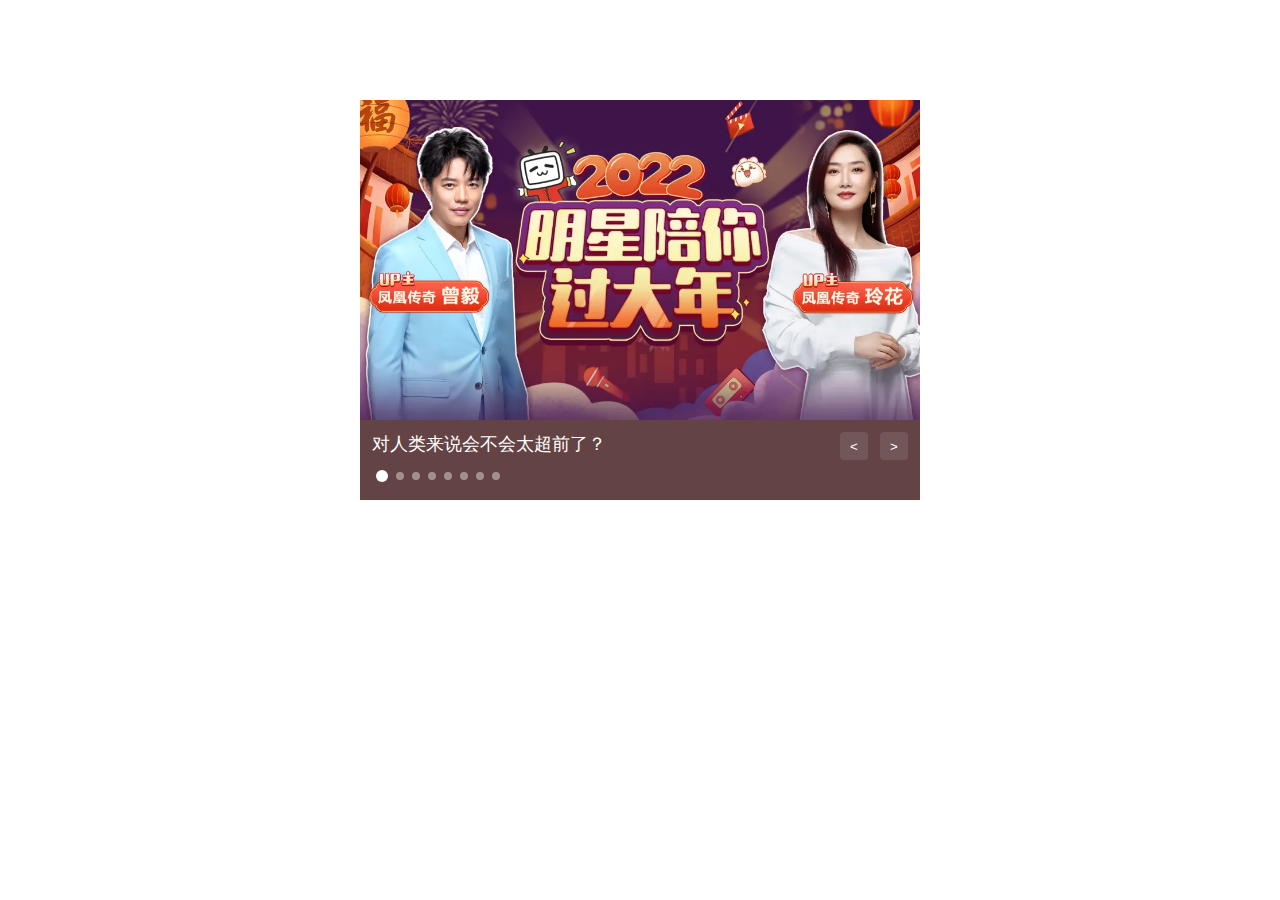
<file: 轮播图/轮播图完整版.html>
<!DOCTYPE html>
<html lang="en">

<head>
  <meta charset="UTF-8" />
  <meta http-equiv="X-UA-Compatible" content="IE=edge" />
  <meta name="viewport" content="width=device-width, initial-scale=1.0" />
  <title>轮播图完整版</title>
  <style>
    * {
      box-sizing: border-box;
    }

    .slider {
      margin: 100px auto;
      width: 560px;
      height: 400px;
      overflow: hidden;
    }

    .slider-wrapper {
      width: 100%;
      height: 320px;
    }

    .slider-wrapper img {
      width: 100%;
      height: 100%;
      display: block;
    }

    .slider-footer {
      height: 80px;
      background-color: rgb(100, 67, 68);
      padding: 12px 12px 0 12px;
      position: relative;
    }

    .slider-footer .toggle {
      position: absolute;
      right: 0;
      top: 12px;
      display: flex;
    }

    .slider-footer .toggle button {
      margin-right: 12px;
      width: 28px;
      height: 28px;
      appearance: none;
      border: none;
      background: rgba(255, 255, 255, 0.1);
      color: #fff;
      border-radius: 4px;
      cursor: pointer;
    }

    .slider-footer .toggle button:hover {
      background: rgba(255, 255, 255, 0.2);
    }

    .slider-footer p {
      margin: 0;
      color: #fff;
      font-size: 18px;
      margin-bottom: 10px;
    }

    .slider-indicator {
      margin: 0;
      padding: 0;
      list-style: none;
      display: flex;
      align-items: center;
    }

    .slider-indicator li {
      width: 8px;
      height: 8px;
      margin: 4px;
      border-radius: 50%;
      background: #fff;
      opacity: 0.4;
      cursor: pointer;
    }

    .slider-indicator li.active {
      width: 12px;
      height: 12px;
      opacity: 1;
    }
  </style>
</head>

<body>
  <div class="slider">
    <div class="slider-wrapper">
      <img src="./images/slider01.jpg" alt="" />
    </div>
    <div class="slider-footer">
      <p>对人类来说会不会太超前了？</p>
      <ul class="slider-indicator">
        <li class="active"></li>
        <li></li>
        <li></li>
        <li></li>
        <li></li>
        <li></li>
        <li></li>
        <li></li>
      </ul>
      <div class="toggle">
        <button class="prev">&lt;</button>
        <button class="next">&gt;</button>
      </div>
    </div>
  </div> 
  <script>
    // 1. 初始数据
    const sliderData = [
      { url: './images/slider01.jpg', title: '对人类来说会不会太超前了？', color: 'rgb(100, 67, 68)' },
      { url: './images/slider02.jpg', title: '开启剑与雪的黑暗传说！', color: 'rgb(43, 35, 26)' },
      { url: './images/slider03.jpg', title: '真正的jo厨出现了！', color: 'rgb(36, 31, 33)' },
      { url: './images/slider04.jpg', title: '李玉刚：让世界通过B站看到东方大国文化', color: 'rgb(139, 98, 66)' },
      { url: './images/slider05.jpg', title: '快来分享你的寒假日常吧~', color: 'rgb(67, 90, 92)' },
      { url: './images/slider06.jpg', title: '哔哩哔哩小年YEAH', color: 'rgb(166, 131, 143)' },
      { url: './images/slider07.jpg', title: '一站式解决你的电脑配置问题！！！', color: 'rgb(53, 29, 25)' },
      { url: './images/slider08.jpg', title: '谁不想和小猫咪贴贴呢！', color: 'rgb(99, 72, 114)' },
    ]

    //获取对象
    const img  = document.querySelector('.slider-wrapper img')
    const col = document.querySelector('.slider-footer')
    const p = document.querySelector('.slider-footer p')
    const slider = document.querySelector('.slider')
    let i = 0

    //定时器
    let timeId = setInterval(function() {
        // 利用JS自动调用点击事件
        next.click()
    }, 1000)

    // 获取按钮对象
    const next = document.querySelector('.next')
    const prev = document.querySelector('.prev')

    //  右侧按钮实现
    next.addEventListener('click', function() {
        i ++
        if(i >= sliderData.length){
            i = 0
        }
        toggle()
    })

    // 左侧按钮实现
    prev.addEventListener('click', function() {
        i --
        if(i < 0){
            i =sliderData.length - 1
        }
        toggle()
    })

    // 鼠标经过停止定时器
    slider.addEventListener('mouseenter', function() {
        clearInterval(timeId)
    })
    // 鼠标离开开启定时器
    slider.addEventListener('mouseleave', function() {
        clearInterval(timeId)
        // 开个新的定时器
        timeId = setInterval(function() {
            // 利用JS自动调用点击事件
            next.click()
        }, 1000)
    })

    // 声明渲染函数
    function toggle() {
        img.src = sliderData[i].url
        p.innerHTML = sliderData[i].title
        col.style.backgroundColor = sliderData[i].color

        //圆点
        //先把之前的删除
        document.querySelector('.slider-footer .active').classList.remove('active')
        //添加
        document.querySelector(`.slider-footer li:nth-child(${i + 1})`).classList.add('active')
    }

  </script>
</body>

</html>
</file>
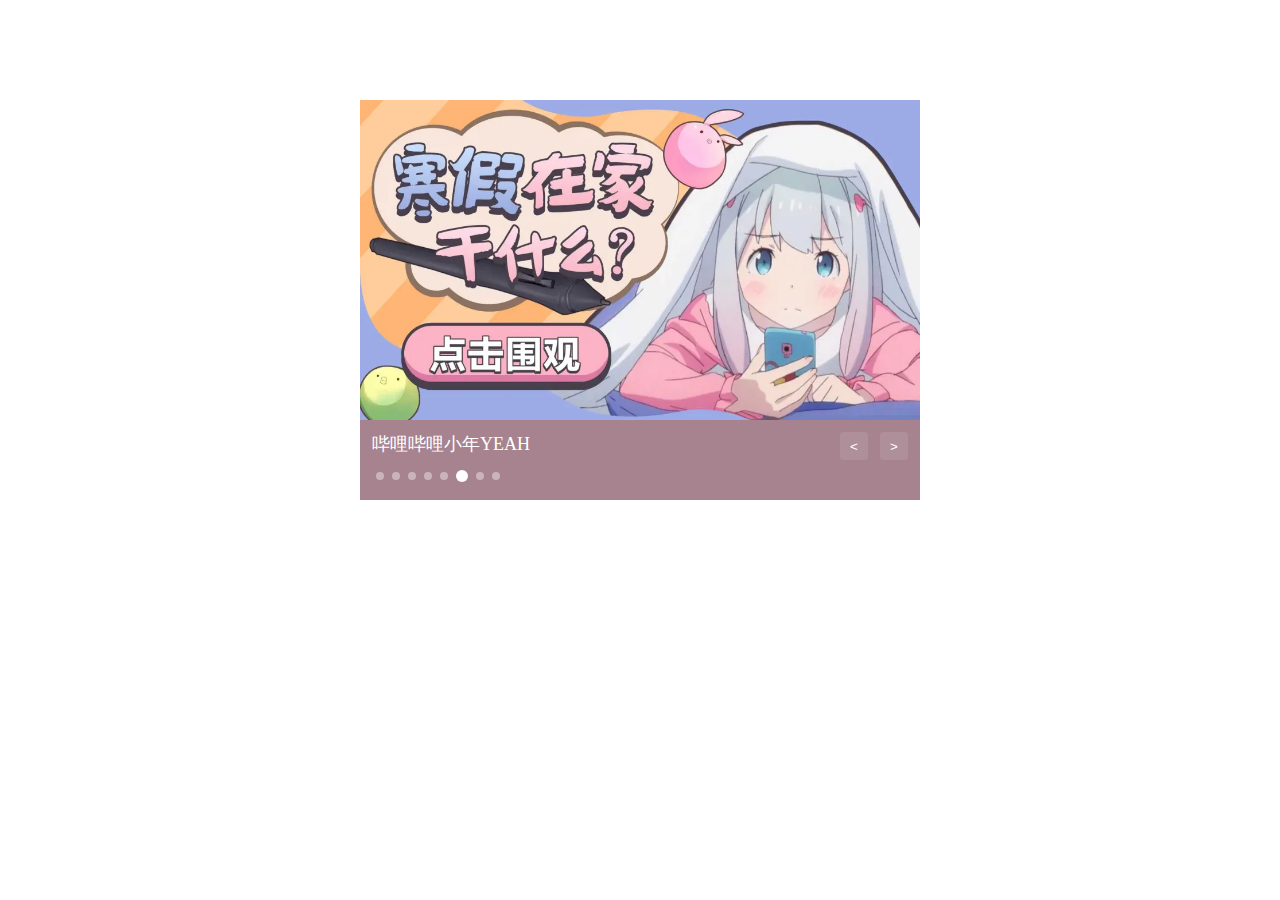
<file: 轮播图/随机轮播图.html>
<!DOCTYPE html>
<html lang="en">

<head>
  <meta charset="UTF-8" />
  <meta http-equiv="X-UA-Compatible" content="IE=edge" />
  <meta name="viewport" content="width=device-width, initial-scale=1.0" />
  <title>轮播图点击切换</title>
  <style>
    * {
      box-sizing: border-box;
    }

    .slider {
      margin: 100px auto;
      width: 560px;
      height: 400px;
      overflow: hidden;
    }

    .slider-wrapper {
      width: 100%;
      height: 320px;
    }

    .slider-wrapper img {
      width: 100%;
      height: 100%;
      display: block;
    }

    .slider-footer {
      height: 80px;
      background-color: rgb(100, 67, 68);
      padding: 12px 12px 0 12px;
      position: relative;
    }

    .slider-footer .toggle {
      position: absolute;
      right: 0;
      top: 12px;
      display: flex;
    }

    .slider-footer .toggle button {
      margin-right: 12px;
      width: 28px;
      height: 28px;
      appearance: none;
      border: none;
      background: rgba(255, 255, 255, 0.1);
      color: #fff;
      border-radius: 4px;
      cursor: pointer;
    }

    .slider-footer .toggle button:hover {
      background: rgba(255, 255, 255, 0.2);
    }

    .slider-footer p {
      margin: 0;
      color: #fff;
      font-size: 18px;
      margin-bottom: 10px;
    }

    .slider-indicator {
      margin: 0;
      padding: 0;
      list-style: none;
      display: flex;
      align-items: center;
    }

    .slider-indicator li {
      width: 8px;
      height: 8px;
      margin: 4px;
      border-radius: 50%;
      background: #fff;
      opacity: 0.4;
      cursor: pointer;
    }

    .slider-indicator li.active {
      width: 12px;
      height: 12px;
      opacity: 1;
    }
  </style>
</head>

<body>
  <div class="slider">
    <div class="slider-wrapper">
      <img src="./images/slider01.jpg" alt="" />
    </div>
    <div class="slider-footer">
      <p>对人类来说会不会太超前了？</p>
      <ul class="slider-indicator">
        <li></li>
        <li></li>
        <li></li>
        <li></li>
        <li></li>
        <li></li>
        <li></li>
        <li></li>
      </ul>
      <div class="toggle">
        <button class="prev">&lt;</button>
        <button class="next">&gt;</button>
      </div>
    </div>
  </div> 
  <script>
    // 1. 初始数据
    const sliderData = [
      { url: './images/slider01.jpg', title: '对人类来说会不会太超前了？', color: 'rgb(100, 67, 68)' },
      { url: './images/slider02.jpg', title: '开启剑与雪的黑暗传说！', color: 'rgb(43, 35, 26)' },
      { url: './images/slider03.jpg', title: '真正的jo厨出现了！', color: 'rgb(36, 31, 33)' },
      { url: './images/slider04.jpg', title: '李玉刚：让世界通过B站看到东方大国文化', color: 'rgb(139, 98, 66)' },
      { url: './images/slider05.jpg', title: '快来分享你的寒假日常吧~', color: 'rgb(67, 90, 92)' },
      { url: './images/slider06.jpg', title: '哔哩哔哩小年YEAH', color: 'rgb(166, 131, 143)' },
      { url: './images/slider07.jpg', title: '一站式解决你的电脑配置问题！！！', color: 'rgb(53, 29, 25)' },
      { url: './images/slider08.jpg', title: '谁不想和小猫咪贴贴呢！', color: 'rgb(99, 72, 114)' },
    ]
    //产生随机数
    const random = Math.floor(Math.random() * sliderData.length)
    //获取照片对象
    const img = document.querySelector('.slider-wrapper img')
    //修改对象url
    img.src = sliderData[random].url

    //获取P标签
    const p = document.querySelector('.slider-footer p')
    //修改P标签内容
    p.innerHTML = sliderData[random].title

    //修改背景色
    const footer = document.querySelector('.slider-footer')
    footer.style.backgroundColor = sliderData[random].color

    //修改小圆点
    const li = document.querySelector(`.slider-indicator li:nth-child(${random + 1})`)
    li.classList.add('active')
  </script>
</body>

</html>
</file>
<file: 学成网页study/css/base.css>
/* 基础公共样式 */

* {
    padding: 0;
    margin: 0;
    box-sizing: border-box;
}

li {
    list-style: none;
}

body {
    font: 14px/1.5 "Microsoft YaHei", "Hiragino Sans GB", "HeiTi SC", "WenQuanYi Micro Hei", sans-serif;
    color: #333;
  }

a {
    color: #333;
    text-decoration: none;
}
</file>
<file: 学成网页study/css/index.css>
/* 首页样式 */

/* 版心效果 */
.wrapper {
    margin: 0 auto;
    width: 1200px;
}

body {
    background-color: #f3f5f7;
}

/* 头部区域 */

.header {
    height: 100px;
    background-color: #fff;
}

.header .wrapper {
    padding-top: 29px;
    display: flex;
}

.logo a {
    display: block;
    width: 195px;
    height: 41px;
    background-image: url(../images/logo.png);
    /* 隐藏文字 */
    font-size: 0;
}

.nav {
    margin-left: 120px;
}

.nav ul {
    display: flex;
}

.nav li {
    margin-right: 24px;
}

.nav li a {
    display: block;
    padding: 6px 8px ;
    line-height: 27px;
    font-size: 19px;
}

.nav li .active,
.nav li a:hover {
    border-bottom: 2px solid #00a4ff;
}

.search {
    display: flex;
    width: 412px;
    height: 40px;
    background-color: #f3f5f7;
    border-radius: 20px;
    margin-left: 64px;
    padding-left: 19px;
    padding-right: 12px;
}

.search input {
    flex: 1;
    border: 0;
    /* 背景透明 */
    background-color: transparent;
    /* 去掉焦点框 */
    outline: none;
}

.search input::placeholder {
    font-size: 14px;
    color: #999;
}

.search a {
    align-self: center;
    width: 16px;
    height: 16px;
    background-image: url(../images/search.png);
}

.user {
    margin-left: 32px;
    margin-top: 4px;
}

.user img {
    /*  vertical-align 行内块和行内垂直方向对其方式*/
    vertical-align: middle;
    margin-right: 7px;
}

.user span {
    font-size: 10px;
    color: #666;
}

/* banner区域 */

.banner {
    height: 420px;
    background-color: #0092cb;
}

.banner .wrapper {
    display: flex;
    justify-content: space-between;
    height: 420px;
    background-image: url(../uploads/banner.png);
}

.banner .left {
    padding: 3px 20px;
    width: 191px;
    height: 420px;
    background-color: rgba(0, 0, 0, 0.42);
}

.banner .wrapper .left a {
    display: block;
    height: 46px;
    line-height: 46px;
    background: url(../images/right.png) no-repeat right center;
    font-size: 16px;
    color: #fff;
}

.banner .wrapper .left a:hover {
    background-image: url(../images/right-hover.png);
    color: #0092cb;
}

.banner .wrapper .right {
    margin-top: 60px;
    border-radius: 10px;
    width: 218px;
    height: 305px;
    background-color: #209dd5;
}

.banner .wrapper h3 {
    margin-left: 14px;
    height: 48px;
    line-height: 48px;
    color: #fff;
    font-size: 15px;
    font-weight: 400;
}

.banner .wrapper .content {
    padding: 14px;
    height: 257px;
    background-color: #fff;
    border-radius: 10px;
}

.banner .right dl {
    margin-bottom: 12px;
    border-bottom: 1px solid #e0e0e0;
}

.banner .right dt {
    margin-bottom: 8px;
    font-size: 14px;
    line-height: 20px;
    font-weight: 700;
}

.banner .right dd {
    margin-bottom: 8px;
    font-size: 12px;
    line-height: 16px;
}

.banner .right dd span {
    color: #00a4ff;
}

.banner .right dd strong {
    color: #7d7d7d;
    font-weight: 400;
}

.banner .right  a {
    display: block;
    height: 32px;
    background-color: #00a4ff;
    border-radius: 15px;
    text-align: center;
    font-size: 14px;
    color: #fff;
    line-height: 32px;
}


/* recommend区域 */
.recommend {
    display: flex;
    margin-top: 11px;
    padding: 0 20px;
    height: 60px;
    background-color: #fff;
    box-shadow: 0px 1px 2px 0px rgba(211, 211, 211, 0.5);
    line-height: 60px;
}

.recommend h3 {
    font-size: 18px;
    color: #00a4ff;
    font-weight: 400;
}

.recommend ul {
    display: flex;
    flex: 1;
}

.recommend ul li a {
    font-size: 18px;
    padding: 0 24px;
    border-right: 1px solid #e0e0e0;
}

.recommend ul li:last-child a {
    border-right: 0;
}

.recommend .modify {
    font-size: 16px;
    color: #00a4ff;
}

/* 推荐课程区域 */
.course {
    margin-top: 15px;
}


/* 这里不添加父级的原因是可以给之后相同的样式调用，降低代码冗余 */
.hd {
    display: flex;
    justify-content: space-between;
    height: 60px;
    line-height: 60px;
}

.hd h3 {
    font-size: 21px;
    font-weight: 400;
}

.hd .more {
    font-size: 15px;
    color: #999;
    background: url(../images/more.png) no-repeat right center;
    padding-right: 20px;
}

.bd ul {
    display: flex;
    flex-wrap: wrap;
    justify-content: space-between;
}

.bd li {
    margin-bottom: 14px;
    width: 228px;
    height: 271px;
    background-color: pink;
}

.bd li .pic {
    height: 156px;
}

.bd li .text {
    padding: 20px;
    height: 115px;
    background-color: #fff;
}

.bd li .text h4 {
    margin-bottom: 13px;
    height: 40px;
    font-size: 14px;
    line-height: 20px;
    font-weight: 400;
}

.bd li .text p {
    font-size: 14px;
    line-height: 20px;
    color: #999;
}

.bd li .text p span {
    color: #ffab00;
}

.bd li .text p i {
    font-style: normal;
}

/* 前端工程师区域 */
.hd ul {
    display: flex;
}

.hd li {
    margin-right: 60px;
    font-size: 16px;
}

.hd li .active {
    color: #00a4ff;
}

/* 这里是对前端工程师和python区域.bd标签做的替换
    若是这里用.bd 会造成将上面的 .bd ul标签样式覆盖
    造成浮动布局之后的浮动布局失灵 */
.new {
    display: flex;
    justify-content: space-between;
}

.bd .left {
    width: 228px;
    background-color: #f3f5f7;
}

.bd .right {
    width: 957px;
    background-color: #f3f5f7;
}

.bd .right .top {
    margin-bottom: 15px;
}

/* 版权区域 */
.footer {
    margin-top: 60px;
    padding-top: 60px;
    height: 273px;
    background-color: #fff;
}

.footer .wrapper {
    display: flex;
    justify-content: space-between;
}

.footer .wrapper .left {
    width: 440px;
    /* background-color: pink; */
}

.footer .left p {
    margin-top: 24px;
    margin-bottom: 14px;
    font-size: 12px;
    line-height: 17px;
    color: #666;
}

.footer .left .download {
    display: block;
    width: 120px;
    height: 36px;
    line-height: 34px;
    text-align: center;
    border:1px solid #00a4ff;
    color: #00a4ff;
    font-size: 16px;
}

.footer .right {
    display: flex;
}

.footer .right dl {
    margin-right: 130px;
}

.footer .right dt {
    margin-bottom: 23px;
    font-size: 16px;
    line-height: 23px;
}

.footer .right a {
    font-size: 14px;
    line-height: 24px;
    color: #666;
}
</file>
<file: 注册登陆等/css/index.css>
@charset "UTF-8";
/** 分类及焦点图 **/
.xtx_entry {
  height: 500px;
  background-color: #f2f2f2;
  position: relative;
}

.xtx_category {
  width: 250px;
  background-color: rgba(0, 0, 0, 0.8);
  position: absolute;
  z-index: 9;
}

.xtx_category:hover .xtx_category_subset {
  display: block;
}

.xtx_category_super li {
  height: 50px;
  padding: 0 20px 0 40px;
  transition: background-color 0.25s;
  cursor: pointer;
}

.xtx_category_super li:hover,
.xtx_category_super li.active {
  background-color: #27BA9B;
}

.xtx_category_super a {
  color: #fff;
  font-size: 16px;
  line-height: 50px;
}

.xtx_category_super a small {
  font-size: 14px;
}

.xtx_category_super i {
  display: block;
  width: 12px;
  height: 12px;
  margin-top: 20px;
  background-position: -75px -110px;
  float: right;
}

.xtx_category_subset {
  width: 990px;
  height: 100%;
  background-color: rgba(255, 255, 255, 0.9);
  display: none;
  position: absolute;
  top: 0;
  left: 250px;
}

.xtx_banner {
  width: 1240px;
  height: 500px;
  overflow: hidden;
  position: relative;
}

.xtx_banner:hover a {
  opacity: 1;
}

.xtx_banner > a {
  display: block;
  width: 44px;
  height: 44px;
  border-radius: 50%;
  margin-top: -22px;
  opacity: 0;
  transition: opacity 0.5s;
  background-color: rgba(0, 0, 0, 0.1);
  position: absolute;
  top: 50%;
}

.xtx_banner > a.prev {
  left: 270px;
  background-position: 14px -59px;
}

.xtx_banner > a.next {
  right: 20px;
  background-position: -24px -59px;
}

.xtx_banner .indicator {
  width: 990px;
  text-align: center;
  font-size: 0;
  position: absolute;
  left: 250px;
  bottom: 22px;
}

.xtx_banner .indicator span {
  display: inline-block;
  width: 9px;
  height: 9px;
  margin: 0 8px;
  cursor: pointer;
  border-radius: 50%;
  background-color: rgba(255, 255, 255, 0.43);
}

.xtx_banner .indicator span.active {
  background-color: #fff;
}

/** 公共面板 **/
.xtx_panel .xtx_panel_header {
  height: 115px;
  padding: 40px 0;
}

.xtx_panel .xtx_panel_header h3 {
  height: 35px;
  line-height: 35px;
  margin-left: 6px;
  font-size: 32px;
  font-weight: 400;
  color: #333;
  float: left;
}

.xtx_panel .xtx_panel_header small {
  margin-left: 22px;
  font-size: 16px;
  color: #999;
}

.xtx_panel .xtx_panel_header .more {
  line-height: 1;
  margin-top: 14px;
  font-size: 16px;
  color: #999;
  float: right;
}

.xtx_panel .xtx_panel_header .more i {
  display: inline-block;
  width: 16px;
  height: 16px;
  position: relative;
  top: 1px;
  background-position: 8px -106px;
}

.xtx_panel .xtx_panel_header .tabs-bar {
  height: 35px;
  padding-top: 13px;
  font-size: 16px;
  margin-right: 80px;
  float: right;
}

.xtx_panel .xtx_panel_header .tabs-bar a {
  padding: 2px 8px;
  margin-left: 5px;
  border-radius: 2px;
}

.xtx_panel .xtx_panel_header .tabs-bar a:hover,
.xtx_panel .xtx_panel_header .tabs-bar a.active {
  background-color: #27BA9B;
  color: #fff;
}

.xtx_panel .xtx_panel_goods_1 {
  text-align: justify;
  font-size: 0;
}

.xtx_panel .xtx_panel_goods_1:after {
  content: "";
  display: inline-block;
  width: 306px;
  height: 0;
}

.xtx_panel .xtx_panel_goods_1 a {
  display: inline-block;
  width: 306px;
  height: 406px;
  text-align: center;
}

.xtx_panel .xtx_panel_goods_1 img {
  width: 306px;
  height: 306px;
}

.xtx_panel .xtx_panel_goods_2 {
  height: 610px;
}

.xtx_panel .xtx_panel_goods_2 li {
  width: 240px;
  height: 300px;
  padding-top: 10px;
  margin-left: 10px;
  background-color: #fff;
  border: 1px solid #fff;
  overflow: hidden;
  transition: 0.3s;
  position: relative;
  float: left;
}

.xtx_panel .xtx_panel_goods_2 li:hover {
  border-color: #27BA9B;
}

.xtx_panel .xtx_panel_goods_2 li:hover .extra {
  bottom: 0;
}

.xtx_panel .xtx_panel_goods_2 li:first-child {
  height: 610px;
  padding-top: 0;
  margin-left: 0;
  border: 0;
}

.xtx_panel .xtx_panel_goods_2 li:nth-last-child(-n + 4) {
  margin-top: 10px;
}

.xtx_panel .xtx_panel_goods_2 a {
  display: block;
}

.xtx_panel .xtx_panel_goods_2 .img-box {
  width: 240px;
  height: 160px;
  padding: 0 33px;
  text-align: center;
  margin: 0 auto;
  display: table-cell;
  vertical-align: middle;
}

.xtx_panel .xtx_panel_goods_2 .meta {
  height: 130px;
  line-height: 1.3;
  padding: 10px 22px 0;
  font-size: 19px;
  position: relative;
}

.xtx_panel .xtx_panel_goods_2 .name {
  word-break: break-all;
  text-overflow: ellipsis;
  display: -webkit-box;
  -webkit-box-orient: vertical;
  -webkit-line-clamp: 2;
  overflow: hidden;
}

.xtx_panel .xtx_panel_goods_2 .price {
  font-size: 22px;
  color: #CF4444;
  position: absolute;
  bottom: 10px;
}

.xtx_panel .xtx_panel_goods_2 .price small {
  font-size: 17px;
}

.xtx_panel .xtx_panel_goods_2 .extra {
  width: 100%;
  height: 86px;
  padding-top: 10px;
  transition: bottom 0.3s;
  background-color: #27BA9B;
  position: absolute;
  bottom: -86px;
}

.xtx_panel .xtx_panel_goods_2 .extra span {
  display: block;
  width: 124px;
  line-height: 1;
  padding: 9px 0 8px;
  margin: 0 auto;
  text-align: center;
  font-size: 19px;
  color: #fff;
}

.xtx_panel .xtx_panel_goods_2 .extra span:last-child {
  font-size: 13px;
  border-top: 1px solid #fff;
}

.xtx_panel .xtx_panel_goods_2 .label {
  position: absolute;
  left: 0;
  bottom: 266px;
  width: 188px;
  height: 66px;
  text-align: center;
  line-height: 66px;
  color: #fff;
  font-size: 17px;
  border-radius: 0 2px 2px 0;
  background-color: rgba(0, 0, 0, 0.8);
  position: relative;
}

.xtx_panel .xtx_panel_goods_2 .label span:first-child {
  display: block;
  width: 76px;
  background-color: #000;
}

.xtx_panel .xtx_panel_goods_2 .label span:last-child {
  width: 112px;
  line-height: 1.4;
  transform: translate(0, -50%);
  position: absolute;
  left: 76px;
  right: 0;
  top: 50%;
}

/** 新鲜好物 **/
.xtx_goods_new .xtx_panel_goods_1 a {
  background-color: #f0f9f4;
  transition: 0.5s;
  position: relative;
  top: 0;
}

.xtx_goods_new .xtx_panel_goods_1 a:hover {
  box-shadow: 0 3px 8px rgba(0, 0, 0, 0.2);
  top: -3px;
}

.xtx_goods_new .xtx_panel_goods_1 .name {
  display: inline-block;
  width: 100%;
  margin: 12px 0 10px;
  font-size: 22px;
}

.xtx_goods_new .xtx_panel_goods_1 .price {
  font-size: 23px;
  color: #CF4444;
}

.xtx_goods_new .xtx_panel_goods_1 small {
  font-size: 16px;
}

/** 人气推荐 **/
.xtx_goods_popular {
  padding-bottom: 42px;
}

.xtx_goods_popular .xtx_panel_goods_1 a {
  transition: 0.5s;
}

.xtx_goods_popular .xtx_panel_goods_1 a:hover {
  box-shadow: 0 3px 8px rgba(0, 0, 0, 0.2);
  transform: translate(0, -3px);
}

.xtx_goods_popular .xtx_panel_goods_1 .title {
  display: inline-block;
  width: 100%;
  line-height: 1;
  margin: 20px 0 16px;
  font-size: 22px;
}

.xtx_goods_popular .xtx_panel_goods_1 .alt {
  font-size: 18px;
  color: #999;
}

/** 热门品牌 **/
.xtx_goods_brand {
  padding-bottom: 32px;
  background-color: #f5f5f5;
}

.xtx_goods_brand .page-bar {
  float: right;
}

.xtx_goods_brand .page-bar a {
  display: inline-block;
  width: 20px;
  height: 20px;
  line-height: 1;
  margin-top: 10px;
  background-color: #e2e2e2;
}

.xtx_goods_brand .page-bar a:hover,
.xtx_goods_brand .page-bar a.active {
  background-color: #27BA9B;
}

.xtx_goods_brand .page-bar .prev {
  margin-right: 5px;
  background-position: -32px -106px;
  transform: rotate(180deg);
}

.xtx_goods_brand .page-bar .next {
  background-position: -32px -106px;
}

.xtx_goods_brand .xtx_goods {
  height: 305px;
}

.xtx_goods_brand .xtx_goods li {
  float: left;
  font-size: 0;
}

.xtx_goods_brand .xtx_goods a {
  margin-right: 10px;
}

.xtx_goods_brand .xtx_goods a img {
  width: 240px;
  height: 305px;
}

.xtx_goods_brand .xtx_goods a:last-child {
  margin-right: 0;
}

/** 生鲜 **/
.xtx_goods_category {
  padding-bottom: 80px;
}

/** 最新主题 **/
.xtx_goods_topic {
  background-color: #f5f5f5;
  padding-bottom: 52px;
}

.xtx_goods_topic li {
  width: 406px;
  margin-left: 11px;
  transition: 0.5s;
  float: left;
  background: white;
}

.xtx_goods_topic li:hover {
  box-shadow: 0 3px 8px rgba(0, 0, 0, 0.2);
  transform: translate(0, -3px);
}

.xtx_goods_topic li:first-child {
  margin-left: 0;
}

.xtx_goods_topic li a {
  display: block;
  height: 287px;
  position: relative;
}

.xtx_goods_topic .meta {
  width: 100%;
  height: 100%;
  color: #fff;
  background-image: linear-gradient(to top, rgba(0, 0, 0, 0.8), transparent 50%);
  position: absolute;
  bottom: 0;
}

.xtx_goods_topic .meta .title {
  height: 70px;
  padding-left: 16px;
  font-size: 22px;
  position: absolute;
  bottom: 0px;
}

.xtx_goods_topic .meta .title small {
  display: block;
  font-size: 19px;
  color: #999;
}

.xtx_goods_topic .meta .price {
  position: absolute;
  bottom: 25px;
  right: 16px;
  display: block;
  line-height: 1;
  padding: 4px 8px 4px 7px;
  color: #CF4444;
  font-size: 17px;
  background-color: #fff;
  border-radius: 2px;
}

.xtx_goods_topic .meta .price small {
  font-size: 15px;
}

.xtx_goods_topic .social {
  height: 70px;
  line-height: 70px;
  padding: 0 20px;
  font-size: 16px;
}

.xtx_goods_topic .social i {
  display: inline-block;
  width: 15px;
  height: 14px;
  margin-right: 5px;
  position: relative;
  top: 2px;
}

.xtx_goods_topic .social .like,
.xtx_goods_topic .social .liked,
.xtx_goods_topic .social .view {
  float: left;
  margin-right: 25px;
}

.xtx_goods_topic .social .reply {
  float: right;
}

.xtx_goods_topic .social .like i {
  background-position: -120px -110px;
}

.xtx_goods_topic .social .liked i {
  background-position: -240px -110px;
}

.xtx_goods_topic .social .view i {
  background-position: -160px -110px;
}

.xtx_goods_topic .social .reply i {
  width: 17px;
  height: 16px;
  top: 4px;
  background-position: -200px -110px;
}

.xtx-wrapper {
  background: #f5f5f5;
  line-height: 1.4;
}

.xtx-wrapper .container {
  width: 1240px;
  margin: 0 auto;
}

.xtx-wrapper .container .title {
  height: 215px;
  line-height: 215px;
  font-size: 32px;
  text-align: center;
  font-weight: normal;
}

.xtx-bg-title {
  width: 100%;
  height: 180px;
  padding-left: 213px;
  background: no-repeat center / cover;
}

.xtx-bg-title h4 {
  padding-top: 52px;
  font-size: 32px;
  font-weight: bold;
}

.xtx-bg-title p {
  padding-top: 5px;
  font-size: 20px;
}

.xtx-large-product {
  margin-top: 40px;
  display: flex;
  justify-content: space-between;
}

.xtx-large-product .item {
  width: 610px;
  height: 420px;
  background: white;
  position: relative;
}

.xtx-large-product .item img {
  width: 100%;
  height: 320px;
  display: block;
}

.xtx-large-product .item p {
  padding-left: 55px;
}

.xtx-large-product .item p.tit {
  padding-top: 22px;
  font-size: 16px;
}

.xtx-large-product .item p.desc {
  padding-top: 12px;
  color: #999;
  font-size: 14px;
}

.xtx-large-product .item .price {
  position: absolute;
  bottom: 37px;
  right: 33px;
  color: #CF4444;
  font-size: 18px;
}

.xtx-large-product .item .tag {
  width: 170px;
  height: 40px;
  border: 1px solid #fff;
  border-radius: 4px;
  position: absolute;
  top: 17px;
  left: 15px;
  line-height: 40px;
  color: #fff;
  text-align: center;
  font-size: 16px;
}

.xtx-mini-product {
  padding-top: 40px;
  padding-bottom: 20px;
}

.xtx-mini-product ul li {
  width: 232px;
  height: 320px;
  float: left;
  background: white;
  margin-right: 20px;
  text-align: center;
  margin-bottom: 20px;
}

.xtx-mini-product ul li:nth-child(5n) {
  margin-right: 0;
}

.xtx-mini-product ul li img {
  width: 160px;
  height: 160px;
  display: block;
  margin: 22px auto 0;
}

.xtx-mini-product ul li .tit {
  padding-top: 23px;
  font-size: 16px;
}

.xtx-mini-product ul li .desc {
  padding-top: 12px;
  color: #999;
}

.xtx-mini-product ul li .price {
  font-size: 18px;
  color: #CF4444;
  padding-top: 16px;
}

.xtx-simpla-title {
  height: 40px;
  font-size: 28px;
  text-align: center;
}

.xtx-large-brand {
  display: flex;
  justify-content: space-between;
  flex-wrap: wrap;
}

.xtx-large-brand .item {
  width: 610px;
  height: 480px;
  background: white;
  margin-bottom: 40px;
}

.xtx-large-brand .item img {
  width: 100%;
  height: 320px;
  display: block;
}

.xtx-large-brand .item .info {
  padding: 0 35px;
  position: relative;
}

.xtx-large-brand .item .info p.name {
  padding-top: 22px;
  padding-bottom: 12px;
  font-size: 20px;
}

.xtx-large-brand .item .info p.name i {
  width: 36px;
  height: 18px;
  line-height: 18px;
  background: #27BA9B;
  border-radius: 2px;
  color: #fff;
  font-size: 14px;
  display: inline-block;
  text-align: center;
}

.xtx-large-brand .item .info p.desc {
  color: #999;
  font-size: 14px;
  height: 40px;
  line-height: 20px;
  overflow: hidden;
  text-overflow: ellipsis;
  display: -webkit-box;
  -webkit-line-clamp: 2;
  -webkit-box-orient: vertical;
  padding-right: 40px;
}

.xtx-large-brand .item .info .price {
  position: absolute;
  top: 20px;
  right: 35px;
  color: #CF4444;
  font-size: 18px;
}

.xtx-large-brand .item .comment {
  padding: 15px 35px 0;
  line-height: 40px;
  color: #999;
}

.xtx-large-brand .item .comment .line {
  width: 100%;
  height: 1px;
  background: #E4E4E4;
}

.xtx-large-brand .item .comment .red {
  color: #CF4444;
}

.xtx-large-brand .item .comment .mr18 {
  margin-right: 18px;
}
</file>
<file: 电商平台study/iconfont/iconfont.css>
@font-face {
  font-family: "iconfont"; /* Project id 3703850 */
  src: url('iconfont.woff2?t=1665647794908') format('woff2'),
       url('iconfont.woff?t=1665647794908') format('woff'),
       url('iconfont.ttf?t=1665647794908') format('truetype');
}

.iconfont {
  font-family: "iconfont" !important;
  font-size: 16px;
  font-style: normal;
  -webkit-font-smoothing: antialiased;
  -moz-osx-font-smoothing: grayscale;
}

.icon-favorites-fill:before {
  content: "\e721";
}

.icon-cart-full:before {
  content: "\e746";
}

.icon-browse:before {
  content: "\e666";
}

.icon-comment:before {
  content: "\e668";
}

.icon-customer-service:before {
  content: "\e66a";
}

.icon-fabulous:before {
  content: "\e66f";
}

.icon-mobile-phone:before {
  content: "\e678";
}

.icon-search:before {
  content: "\e67d";
}

.icon-arrow-left-bold:before {
  content: "\e685";
}

.icon-arrow-right-bold:before {
  content: "\e687";
}
</file>
<file: 电商平台study/css/base.css>
/* 去除常见标签默认的 margin 和 padding */
* {
    margin: 0;
    padding: 0;
    box-sizing: border-box;
  }
  
  /* 设置网页统一的字体大小、行高、字体系列相关属性 */
  body {
    font: 16px/1.5  "Microsoft Yahei",
      "Hiragino Sans GB", "Heiti SC", "WenQuanYi Micro Hei", sans-serif;
    color: #333;
  }
  
  /* 去除列表默认样式 */
  ul,
  ol {
    list-style: none;
  }
  
  /* 去除默认的倾斜效果 */
  em,
  i {
    font-style: normal;
  }
  
  /* 去除a标签默认下划线，并设置默认文字颜色 */
  a {
    text-decoration: none;
    color: #333;
  }
  
  /* 设置img的垂直对齐方式为居中对齐，去除img默认下间隙 */
  img {
    width: 100%;
    height: 100%;
    vertical-align: middle;
  }
  
  /* 去除input默认样式 */
  input {
    border: none;
    outline: none;
    color: #333;
  }
  
  h1,
  h2,
  h3,
  h4,
  h5,
  h6 {
    font-weight: 400;
  }
</file>
<file: 电商平台study/css/common.css>
/* 头尾相同的样式 */

/* 版心效果 */
.wrapper {
    margin: 0 auto;
    width: 1240px;
}

/* 快捷导航 */
.shortcut {
    height: 52px;
    background-color: #333;
}

.shortcut .wrapper {
    display: flex;
    justify-content: flex-end;

    height: 52px;
    /* background-color: pink; */
}
.shortcut ul {
    display: flex;
    line-height: 52px;
}

.shortcut li a {
    padding: 0 15px;
    border-right: 1px solid #999;

    font-size: 14px;
    color: #fff;
}

.shortcut li:last-child a {
    border-right: 0;
}

.shortcut li .iconfont {
    margin-right: 4px;
    vertical-align: middle;
}

.shortcut li .login {
    color: #5eb69c;
}

/* 头部区域 */
.header {
    display: flex;

    margin-top: 22px;
    margin-bottom: 22px;

    height: 88px;
    /* background-color: pink; */
}

.logo {
    margin-right: 40px;
    width: 200px;
    height: 88px;
    /* background-color: skyblue; */
}

.logo a {
    display: block;
    font-size: 0;
    width: 200px;
    height: 88px;
    background-image: url(../images/logo.png);
}

.nav {
    margin-top: 30px;
    margin-right: 28px;
}

.nav ul {
    display: flex;
}

.nav li {
    margin-right: 47px;
}

.nav li a {
    padding-bottom: 10px;
}

.nav li a:hover {
    border-bottom: 2px solid #5eb69c;
    color: #5eb69c;
}

/* 搜索 */
.search {
    display: flex;
    margin-top: 33px;
    margin-right: 45px;

    width: 170px;
    height: 34px;
    border-bottom: 2px solid #f4f4f4;

    border-radius: 17px;
}

.search .iconfont {
    font-size: 18px;
    color: #ccc;
    margin-right: 8px;
}

.search input {
    /* 浏览器首先生效输入框的默认宽度，得先把它的默认宽度取消了 */
    flex: 1;
    width: 0;
}

.search input::placeholder {
    font-size: 16px;
    color: #ccc;
}

/* 购物车区域 */
.cart {
    position: relative;
    margin-top: 32px;
}

.cart .iconfont {
    font-size: 24px;
}

.cart i {
    position: absolute;
    top: 1px;
    left: 15px;

    padding: 0 6px;
    height: 15px;
    background-color: #e26237;

    border-radius: 8px;

    font-size: 14px;
    color: #fffefe;
    line-height: 15px;
}

/* 底部 */
.footer {
    height: 580px;
    background-color: #f5f5f5;
}

.footer .service {
    padding: 60px 0;
    height: 178px;
    border-bottom: 1px solid #e8e8e8;
}

.footer .service ul {
    display: flex;
    justify-content: space-evenly;
}

.footer .service li {
    display: flex;
    width: 190px;
    height: 58px;
}

.footer .service li h5 {
    margin-right: 20px;
    width: 58px;
    height: 58px;
    background-image: url(../images/sprite.png);
}

.footer .service li p {
    font-size: 28px;
    line-height: 58px;
}

.footer .service li:nth-child(2) h5 {
    background-position: 0 -58px;
}

.footer .service li:nth-child(3) h5 {
    background-position: 0 -116px;
}

.footer .service li:nth-child(4) h5 {
    background-position: 0 -174px;
}

.footer .help {
    display: flex;
    justify-content: space-between;
    padding-top: 60px;
    height: 300px;
}

.footer .help .left {
    display: flex;
}

.footer .help .left dl {
    margin-right: 84px;
}

.footer .help .left dl:last-child {
    margin-right: 0;
}

.footer .help .left dt {
    margin-bottom: 30px;
    font-size: 18px;
}

.footer .help .left dd {
    margin-bottom: 10px;
}

.footer .help .left a {
    color: #969696;
}

.footer .help .left .iconfont {
    font-size: 16px;
    color: #5eb69c;
}

.footer .help .right ul {
    display: flex;
}

.footer .help .right li:first-child {
    margin-right: 55px;
}

.footer .help .right .pic {
    width: 120px;
    height: 120px;
    margin-bottom: 10px;
}

.footer .help .right p {
    color: #969696;
    text-align: center;
}

.footer .copyright p {
    text-align: center;
    margin-bottom: 10px;
    color: #a1a1a1;
}

.footer .copyright p a {
    margin: 0 10px;
    color: #a1a1a1;
}
</file>
<file: 电商平台study/css/index.css>
/* 首页样式 */
/* banner */
.banner {
    height: 500px;
    background-color: #f5f5f5;
}

.banner .wrapper {
    position: relative;
    height: 500px;
    background-color: palegoldenrod;
    overflow: hidden;
}

/* 图片 */
.banner .pic {
    display: flex;
    width: 3720px;
}

/* 测导航 */
.banner .subnav {
    position: absolute;
    top: 0;
    left: 0;
    width: 250px;
    height: 500px;
    background-color: rgba(0, 0, 0, 0.42);
}

.banner .subnav li {
    display: flex;
    justify-content: space-between;
    padding-left: 30px;
    padding-right: 12px;
    height: 50px;
    line-height: 50px;
    color: #fff;

    cursor: pointer;
}

.banner .subnav li a {
    margin-right: 5px;
    font-size: 14px;
    color: #fff;
}

.banner .subnav .classify {
    font-size: 16px;
    margin-right: 14px;
}

.banner .subnav li:hover {
    background-color: #00be9a;
}

/* 圆点指示器 */
.banner ol {
    display: flex;
    position: absolute;
    right: 16px;
    bottom: 17px;
}

.banner ol li {
    width: 22px;
    height: 22px;
    border-radius: 50%;
    margin-left: 8px;
    cursor: pointer;
}

.banner ol i {
    display: block;
    margin: 4px;
    width: 14px;
    height: 14px;
    background-color: rgba(255, 255, 255, 0.5);
    border-radius: 50%;
}

.banner ol .current {
    background-color: rgba(255, 255, 255, 0.5);
}

.banner ol .current i {
    background-color: #fff;
}

/* 公共样式 */
.title {
    display: flex;
    justify-content: space-between;

    height: 42px;
    margin-top: 40px;
    margin-bottom: 30px;
}

.title .left {
    display: flex;
}

.title .left h3 {
    font-size: 30px;
    margin-right: 35px;
}

.title .left p {
    align-self: flex-end;
    color: #a1a1a1;
}

.title .right .more {
    line-height: 42px;
    color: #a1a1a1;
}

.title .right .more .iconfont {
    margin-left: 10px;
}   

.bd ul {
    display: flex;
    justify-content: space-between;
}

.bd li {
    width: 304px;
    height: 404px;
    background-color: #eef9f4;
}

.bd li .pic {
    width: 304px;
    height: 304px;
}

.bd li .txt {
    text-align: center;
}

.bd li h4 {
    margin-top: 18px;
    margin-bottom: 9px;
    font-size: 20px;
}

.goods .bd p {
    font-size: 18px;
    color: #aa2113;
}

.goods .bd p span {
    margin-left: 3px;
    font-size: 22px;
}

/* 人气推荐区域 */
.recommend .bd li {
    background-color: #fff;
}

.recommend .bd li p {
    color: #a1a1a1;
}

/* 热门品牌区域 */
.brand {
    margin-top: 60px;
    height: 468px;
    background-color: #f5f5f5ff;
}

.brand .wrapper {
    /* 解决外边距塌陷问题 */
    overflow: hidden;

    height: 468px;
}

.brand  .title {
    position: relative;
    margin-bottom: 40px;
}

.brand .button {
    position: absolute;
    bottom: -25px;
    right: 0;

    display: flex;
}

.brand .button a {
    text-align: center;
    line-height: 20px;
    width: 20px;
    height: 20px;

    color: #fff;
}

.brand .button .prev {
    background-color: #ddd;
}

.brand .button .next {
    margin-left: 12px;
    background-color: #00be9a;
}

.brand .bd li {
    width: 244px;
    height: 308px;
}

/* 生鲜区域 */
.fresh .title {
    margin-top: 60px;
    margin-bottom: 20px;
}

.title .right {
    display: flex;
}

.title .right ul {
    display: flex;
    margin-top: 8px;
    margin-right: 58px;
}

.title .right ul a {
    display: block;
    margin-left: 6px;
    height: 20px;
    line-height: 20px;
    padding: 0 7px;
}

.title .right ul .active {
    background-color: #00be9a;
    color: #fff;
}

/* 内容 */
.content {
    display: flex;
    justify-content: space-between;
}

.content .left {
    width: 248px;
    height: 610px;
}

.content .right {
    width: 968px;
    height: 610px;
}

.content .right ul {
    display: flex;
    flex-wrap: wrap;
}

.content .right li {
    position: relative;
    padding: 10px 21px 0;
    width: 242px;
    height: 305px;
    border: 2px solid #fff;

    overflow: hidden;
}

.content .right .pic {
    width: 200px;
    height: 180px;
}

.content .info {
    height: 60px;
    margin-top: 14px;
    margin-bottom: 5px;
    line-height: 19px;
}

.content .price {
    font-size: 18px;
    color: #af2f22;
}

.content .price span {
    margin-left: 5px;
    font-size: 22px;
}

/* 底部绿色区域 */
.content li .cover {
    position: absolute;
    left: 0;
    bottom: -86px;
    padding-top: 15px;
    width: 242px;
    height: 84px;
    background-color: #00be9a;
    color: #fff;
    text-align: center;
    /* 过渡效果 */
    transition: all 0.5s;
}

.content .cover p:first-child {
    font-size: 18px;
}

.content .cover p:nth-child(2) {
    margin: 3px auto 6px;
    width: 120px;
    height: 1px;
    background-color: rgba(255, 255, 255, 0.11);
}

.content .cover p:nth-child(3) {
    font-size: 13px;
} 

.content .cover p:nth-child(3) .iconfont {
    font-size: 14px;
}

/* 鼠标悬停li，出现 */
.content .right li:hover .cover {
    bottom: 0;
}

.content .right li:hover {
    border: 2px solid #00be9a;
}

/* 最新专题区域 */
.topic {
    margin-bottom: 40px;
}

.topic .title {
    margin-top: 100px;
}

.topic-bd ul {
    display: flex;
    justify-content: space-between;
}

.topic-bd li {
    width: 405px;
    height: 355px;
}

.topic-bd .pic {
    position: relative;
    width: 405px;
    height: 288px;
}

.topic-bd .txt{
    padding: 0 15px;
    display: flex;
    align-items: center;
    justify-content: space-between;
    width: 405px;
    height: 67px;
    font-size: 14px;
    color: #666;
}

.topic-bd .txt .left {
    display: flex;
}

.topic-bd .txt .left p {
    margin-right: 20px;
}

.topic-bd .txt .left p:first-child i {
    color: #aa2113;
}

.topic-bd .cover {
    display: flex;
    justify-content: space-between;

    padding: 0 15px;
    align-items: center;

    position: absolute;
    left: 0;
    bottom: 0;
    width: 405px;
    height: 90px;
    /* 渐变效果 */
    background-image: linear-gradient(180deg, rgba(137, 137, 137, 0.00) 0%,
    rgba(0, 0, 0, 0.90) 100%);
}

.topic-bd .cover .left {
    color: #fff;
}

.topic-bd .cover .left h4 {
    margin-bottom: 6px;
    font-size: 20px;
}

.topic-bd .cover .right {
    height: 25px;
    padding: 0 7px;
    background-color: #fff;
    color: #aa2113;
    font-size: 15px;
}

.topic-bd .cover .right span {
    font-size: 18px;
}
</file>
<file: 信息表/css/index.css>
* {
  margin: 0;
  padding: 0;
}

a {
  text-decoration: none;
  color:#721c24;
}
h1 {
  text-align: center;
  color:#333;
  margin: 20px 0;
 
}
table {
  margin:0 auto;
  width: 800px;
  border-collapse: collapse;
  color:#004085;
}
th {
  padding: 10px;
  background: #cfe5ff;
  
  font-size: 20px;
  font-weight: 400;
}
td,th {
  border:1px solid #b8daff;
}
td {
  padding:10px;
  color:#666;
  text-align: center;
  font-size: 16px;
}
tbody tr {
  background: #fff;
}
tbody tr:hover {
  background: #e1ecf8;
}
.info {
  width: 900px;
  margin: 50px auto;
  text-align: center;
}
.info  input, .info select {
  width: 80px;
  height: 27px;
  outline: none;
  border-radius: 5px;
  border:1px solid #b8daff;
  padding-left: 5px;
  box-sizing: border-box;
  margin-right: 15px;
}
.info button {
  width: 60px;
  height: 27px;
  background-color: #004085;
  outline: none;
  border: 0;
  color: #fff;
  cursor: pointer;
  border-radius: 5px;
}
.info .age {
  width: 50px;
}
</file>
<file: 学生信息表(本地存储版)/css/index.css>
* {
  margin: 0;
  padding: 0;
}

a {
  text-decoration: none;
  color:#721c24;
}
h1 {
  text-align: center;
  color:#333;
  margin: 20px 0;
 
}
table {
  margin:0 auto;
  width: 800px;
  border-collapse: collapse;
  color:#004085;
}
th {
  padding: 10px;
  background: #cfe5ff;
  
  font-size: 20px;
  font-weight: 400;
}
td,th {
  border:1px solid #b8daff;
}
td {
  padding:10px;
  color:#666;
  text-align: center;
  font-size: 16px;
}
tbody tr {
  background: #fff;
}
tbody tr:hover {
  background: #e1ecf8;
}
.info {
  width: 900px;
  margin: 50px auto;
  text-align: center;
}
.info  input, .info select {
  width: 80px;
  height: 27px;
  outline: none;
  border-radius: 5px;
  border:1px solid #b8daff;
  padding-left: 5px;
  box-sizing: border-box;
  margin-right: 15px;
}
.info button {
  width: 60px;
  height: 27px;
  background-color: #004085;
  outline: none;
  border: 0;
  color: #fff;
  cursor: pointer;
  border-radius: 5px;
}
.info .age {
  width: 50px;
}
</file>
<file: 注册登陆等/css/login.css>
.xtx-login-header {
  width: 1170px;
  height: 132px;
  margin: 0 auto;
}

.xtx-login-header .logo {
  width: 200px;
  height: 132px;
  text-indent: -999px;
  background-image: url(../images/logo.png);
  background-size: contain;
  background-position: center;
  background-repeat: no-repeat;
  float: left;
}

.xtx-login-header .home {
  float: right;
  margin-top: 82px;
  font-size: 16px;
  padding-right: 24px;
  background: url(../images/login-enter.png) no-repeat right;
}

.xtx-login-main {
  height: 488px;
  background: url(../images/login-bg.png) no-repeat center/cover;
}

.xtx-login-main .wrapper {
  width: 1170px;
  height: 100%;
  margin: 0 auto;
  position: relative;
}

.xtx-login-main .wrapper .box {
  width: 380px;
  box-shadow: 0px 0px 25px 0px rgba(3, 3, 3, 0.14);
  position: absolute;
  top: 60px;
  right: 100px;
  background: #fff;
  padding: 20px 40px;
}

.xtx-login-main .wrapper .box .tab-nav {
  display: flex;
  justify-content: space-between;
  position: relative;
}

.xtx-login-main .wrapper .box .tab-nav::before {
  content: "";
  position: absolute;
  left: 50%;
  top: 8px;
  width: 1px;
  height: 20px;
  background: #ededed;
}

.xtx-login-main .wrapper .box .tab-nav a {
  font-size: 18px;
  height: 35px;
  line-height: 35px;
}

.xtx-login-main .wrapper .box .tab-nav a.active {
  border-bottom: 2px solid #17bb9b;
}

.xtx-login-main .wrapper .box .tab-pane .code {
  display: block;
  margin: 44px auto;
}

.xtx-login-main .wrapper .box .tab-pane .link {
  text-align: right;
  padding-top: 12px;
}

.xtx-login-main .wrapper .box .tab-pane .link a {
  color: #17bb9b;
}

.xtx-login-main .wrapper .box .tab-pane .input {
  border: 1px solid #17bb9b;
  width: 100%;
  height: 36px;
  margin-top: 17px;
  display: flex;
  background: #CFCDCD;
}

.xtx-login-main .wrapper .box .tab-pane .input .iconfont {
  color: #fff;
  width: 34px;
  height: 34px;
  text-align: center;
  line-height: 34px;
  font-size: 20px;
}

.xtx-login-main .wrapper .box .tab-pane .input input {
  flex: 1;
  padding-left: 15px;
  background: #fff;
}

.xtx-login-main .wrapper .box .tab-pane .input input::placeholder {
  color: #B3B3B3 !important;
}

.xtx-login-main .wrapper .box .tab-pane .agree {
  color: #B3B3B3;
  padding: 17px 0;
}

.xtx-login-main .wrapper .box .tab-pane .agree a {
  color: #0673B1;
}

.xtx-login-main .wrapper .box .tab-pane .agree > label input {
  /* display: none; */
}

.xtx-login-main .wrapper .box .tab-pane .agree > label input:checked + span {
  color: #17bb9b;
}

.xtx-login-main .wrapper .box .tab-pane .button {
  margin-bottom: 15px;
}

.xtx-login-main .wrapper .box .tab-pane .button .dl {
  width: 100%;
  height: 40px;
  line-height: 40px;
  text-align: center;
  background: #17bb9b;
  color: #fff;
  display: block;
  font-size: 16px;
  margin-bottom: 17px;
}

.xtx-login-footer .copyright {
  height: 115px;
  padding-top: 40px;
  text-align: center;
  color: #999;
  font-size: 15px;
}

.xtx-login-footer .copyright p {
  line-height: 1;
  margin-bottom: 20px;
}

.xtx-login-footer .copyright a {
  color: #999;
  line-height: 1;
  padding: 0 10px 0 6px;
  border-right: 1px solid #999;
}

.xtx-login-footer .copyright a:last-child {
  border-right: none;
}
</file>
<file: 注册登陆等/css/register.css>
.xtx-wrapper {
  background: #f5f5f5;
  line-height: 1.4;
}

.xtx-wrapper .container {
  width: 1240px;
  margin: 0 auto;
  padding: 50px 0;
}

.xtx-card {
  width: 100%;
  height: 800px;
  background: #fff;
}

.xtx-card h3 {
  font-size: 26px;
  font-weight: normal;
  color: #999999;
  padding-left: 50px;
  height: 180px;
  line-height: 180px;
}

.xtx-form {
  padding-left: 460px;
}

.xtx-form .xtx-form-item {
  position: relative;
  padding-bottom: 24px;
}

.xtx-form .xtx-form-item .msg {
  color: #ff4d4f;
  position: absolute;
  left: 2px;
  bottom: 2px;
}


.xtx-form .xtx-form-item.pl50 {
  padding-left: 40px;
  cursor: pointer;
}

.xtx-form .xtx-form-item span.iconfont {
  position: absolute;
  left: 15px;
  top: 13px;
  color: #666;
  font-size: 18px;
}

.xtx-form .xtx-form-item i {
  color: #27BA9B;
  font-size: 14px;
}

.xtx-form .xtx-form-item input {
  width: 300px;
  height: 50px;
  border: 1px solid #e4e4e4;
  padding-left: 40px;
}

.xtx-form .xtx-form-item.error input {
  border-color: #ff4d4f;
}

.xtx-form .xtx-form-item input::placeholder {
  color: #cccccc !important;
}

.xtx-form .xtx-form-item .submit {
  width: 300px;
  height: 50px;
  background: #27BA9B;
  border-radius: 4px;
  display: block;
  font-size: 16px;
  color: #fff;
  text-align: center;
  line-height: 50px;
  cursor: pointer;
}

.xtx-form .xtx-form-item .code {
  position: absolute;
  left: 190px;
  top: 16px;
  width: 100px;
  color: #27BA9B;
  text-align: right;
}

.xtx-form .xtx-form-item .code.ing {
  color: #cccccc;
}

.xtx-steps {
  display: flex;
  justify-content: space-between;
  width: 720px;
  height: 96px;
  margin: 0 auto;
}

.xtx-steps .item {
  position: relative;
  width: 48px;
  height: 48px;
}

.xtx-steps .item .text {
  text-align: center;
  width: 120px;
  position: absolute;
  left: 50%;
  transform: translateX(-50%);
  top: 63px;
  color: #999;
}

.xtx-steps .item .step {
  border: 2px solid #e4e4e4;
  color: #ccc;
  background: #fff;
  border-radius: 50%;
  line-height: 46px;
  text-align: center;
  font-size: 28px;
  z-index: 999;
  display: block;
  position: relative;
}

.xtx-steps .item::after, .xtx-steps .item::before {
  content: "";
  position: absolute;
  top: 23px;
  left: 24px;
  height: 2px;
  background: #e4e4e4;
  width: 120px;
}

.xtx-steps .item::after {
  transform: translateX(-100%);
}

.xtx-steps .item:first-child::after {
  display: none;
}

.xtx-steps .item:last-child::before {
  display: none;
}

.xtx-steps .item.active .text {
  color: #27BA9B;
}

.xtx-steps .item.active .step {
  background: #27BA9B;
  color: #fff;
  border-color: #27BA9B;
}

.xtx-steps .item.active::after, .xtx-steps .item.active::before {
  content: "";
  background: #27BA9B;
}

.xtx-form-label {
  padding-left: 360px;
  margin-top: 80px;
}

.xtx-form-label .xtx-form-item {
  position: relative;
  padding-bottom: 24px;
  display: flex;
}

.xtx-form-label .xtx-form-item label {
  width: 100px;
  padding-right: 15px;
  text-align: right;
  font-size: 16px;
  height: 50px;
  line-height: 50px;
  color: #999;
}

.xtx-form-label .xtx-form-item input {
  width: 300px;
  height: 50px;
  border: 1px solid #e4e4e4;
  padding-left: 10px;
}

.xtx-form-label .xtx-form-item input::placeholder {
  color: #cccccc !important;
}

.xtx-form-label .xtx-form-item input:read-only {
  background: #f5f5f5;
  color: #999;
}

.xtx-form-label .xtx-form-item .submit {
  width: 300px;
  height: 50px;
  background: #27BA9B;
  border-radius: 4px;
  display: block;
  font-size: 16px;
  color: #fff;
  text-align: center;
  line-height: 50px;
}

.xtx-form-label .xtx-form-item .captcha {
  line-height: 50px;
  height: 50px;
}

.xtx-form-label .xtx-form-item .captcha img {
  width: 134px;
  height: 50px;
}

.xtx-form-label .xtx-form-item .captcha a {
  color: #27BA9B;
}

.xtx-form-label .xtx-form-item .code {
  position: absolute;
  left: 310px;
  top: 16px;
  color: #27BA9B;
}

.xtx-form-label .xtx-form-item .code.ing {
  color: #cccccc;
}

.xtx-success-box {
  padding-top: 250px;
  text-align: center;
  color: #999999;
}

.xtx-success-box .iconfont {
  font-size: 80px;
  color: #1DC779;
}

.xtx-success-box .tit {
  font-size: 20px;
  padding: 20px 0;
}

.xtx-success-box .desc {
  font-size: 16px;
  padding-bottom: 20px;
}

.xtx-success-box .btn {
  width: 300px;
  height: 50px;
  background: #27BA9B;
  border-radius: 4px;
  display: block;
  font-size: 16px;
  color: #fff;
  text-align: center;
  line-height: 50px;
  margin: 0 auto;
}
</file>
<file: 注册登陆等/css/common.css>
@charset "UTF-8";
/*! normalize.css v8.0.1 | MIT License | github.com/necolas/normalize.css */
/* Document
   ========================================================================== */
/**
 * 1. Correct the line height in all browsers.
 * 2. Prevent adjustments of font size after orientation changes in iOS.
 */
html {
  line-height: 1.15;
  /* 1 */
  -webkit-text-size-adjust: 100%;
  /* 2 */
}

/* Sections
   ========================================================================== */
/**
 * Remove the margin in all browsers.
 */
body {
  margin: 0;
}

/**
 * Render the `main` element consistently in IE.
 */
main {
  display: block;
}

/**
 * Correct the font size and margin on `h1` elements within `section` and
 * `article` contexts in Chrome, Firefox, and Safari.
 */
h1 {
  font-size: 2em;
  margin: 0.67em 0;
}

/* Grouping content
   ========================================================================== */
/**
 * 1. Add the correct box sizing in Firefox.
 * 2. Show the overflow in Edge and IE.
 */
hr {
  box-sizing: content-box;
  /* 1 */
  height: 0;
  /* 1 */
  overflow: visible;
  /* 2 */
}

/**
 * 1. Correct the inheritance and scaling of font size in all browsers.
 * 2. Correct the odd `em` font sizing in all browsers.
 */
pre {
  font-family: monospace, monospace;
  /* 1 */
  font-size: 1em;
  /* 2 */
}

/* Text-level semantics
   ========================================================================== */
/**
 * Remove the gray background on active links in IE 10.
 */
a {
  background-color: transparent;
}

/**
 * 1. Remove the bottom border in Chrome 57-
 * 2. Add the correct text decoration in Chrome, Edge, IE, Opera, and Safari.
 */
abbr[title] {
  border-bottom: none;
  /* 1 */
  text-decoration: underline;
  /* 2 */
  text-decoration: underline dotted;
  /* 2 */
}

/**
 * Add the correct font weight in Chrome, Edge, and Safari.
 */
b,
strong {
  font-weight: bolder;
}

/**
 * 1. Correct the inheritance and scaling of font size in all browsers.
 * 2. Correct the odd `em` font sizing in all browsers.
 */
code,
kbd,
samp {
  font-family: monospace, monospace;
  /* 1 */
  font-size: 1em;
  /* 2 */
}

/**
 * Add the correct font size in all browsers.
 */
small {
  font-size: 80%;
}

/**
 * Prevent `sub` and `sup` elements from affecting the line height in
 * all browsers.
 */
sub,
sup {
  font-size: 75%;
  line-height: 0;
  position: relative;
  vertical-align: baseline;
}

sub {
  bottom: -0.25em;
}

sup {
  top: -0.5em;
}

/* Embedded content
   ========================================================================== */
/**
 * Remove the border on images inside links in IE 10.
 */
img {
  border-style: none;
}

/* Forms
   ========================================================================== */
/**
 * 1. Change the font styles in all browsers.
 * 2. Remove the margin in Firefox and Safari.
 */
button,
input,
optgroup,
select,
textarea {
  font-family: inherit;
  /* 1 */
  font-size: 100%;
  /* 1 */
  line-height: 1.15;
  /* 1 */
  margin: 0;
  /* 2 */
}

/**
 * Show the overflow in IE.
 * 1. Show the overflow in Edge.
 */
button,
input {
  /* 1 */
  overflow: visible;
}

/**
 * Remove the inheritance of text transform in Edge, Firefox, and IE.
 * 1. Remove the inheritance of text transform in Firefox.
 */
button,
select {
  /* 1 */
  text-transform: none;
}

/**
 * Correct the inability to style clickable types in iOS and Safari.
 */
button,
[type="button"],
[type="reset"],
[type="submit"] {
  -webkit-appearance: button;
}

/**
 * Remove the inner border and padding in Firefox.
 */
button::-moz-focus-inner,
[type="button"]::-moz-focus-inner,
[type="reset"]::-moz-focus-inner,
[type="submit"]::-moz-focus-inner {
  border-style: none;
  padding: 0;
}

/**
 * Restore the focus styles unset by the previous rule.
 */
button:-moz-focusring,
[type="button"]:-moz-focusring,
[type="reset"]:-moz-focusring,
[type="submit"]:-moz-focusring {
  outline: 1px dotted ButtonText;
}

/**
 * Correct the padding in Firefox.
 */
fieldset {
  padding: 0.35em 0.75em 0.625em;
}

/**
 * 1. Correct the text wrapping in Edge and IE.
 * 2. Correct the color inheritance from `fieldset` elements in IE.
 * 3. Remove the padding so developers are not caught out when they zero out
 *    `fieldset` elements in all browsers.
 */
legend {
  box-sizing: border-box;
  /* 1 */
  color: inherit;
  /* 2 */
  display: table;
  /* 1 */
  max-width: 100%;
  /* 1 */
  padding: 0;
  /* 3 */
  white-space: normal;
  /* 1 */
}

/**
 * Add the correct vertical alignment in Chrome, Firefox, and Opera.
 */
progress {
  vertical-align: baseline;
}

/**
 * Remove the default vertical scrollbar in IE 10+.
 */
textarea {
  overflow: auto;
}

/**
 * 1. Add the correct box sizing in IE 10.
 * 2. Remove the padding in IE 10.
 */
[type="checkbox"],
[type="radio"] {
  box-sizing: border-box;
  /* 1 */
  padding: 0;
  /* 2 */
}

/**
 * Correct the cursor style of increment and decrement buttons in Chrome.
 */
[type="number"]::-webkit-inner-spin-button,
[type="number"]::-webkit-outer-spin-button {
  height: auto;
}

/**
 * 1. Correct the odd appearance in Chrome and Safari.
 * 2. Correct the outline style in Safari.
 */
[type="search"] {
  -webkit-appearance: textfield;
  /* 1 */
  outline-offset: -2px;
  /* 2 */
}

/**
 * Remove the inner padding in Chrome and Safari on macOS.
 */
[type="search"]::-webkit-search-decoration {
  -webkit-appearance: none;
}

/**
 * 1. Correct the inability to style clickable types in iOS and Safari.
 * 2. Change font properties to `inherit` in Safari.
 */
::-webkit-file-upload-button {
  -webkit-appearance: button;
  /* 1 */
  font: inherit;
  /* 2 */
}

/* Interactive
   ========================================================================== */
/*
 * Add the correct display in Edge, IE 10+, and Firefox.
 */
details {
  display: block;
}

/*
 * Add the correct display in all browsers.
 */
summary {
  display: list-item;
}

/* Misc
   ========================================================================== */
/**
 * Add the correct display in IE 10+.
 */
template {
  display: none;
}

/**
 * Add the correct display in IE 10.
 */
[hidden] {
  display: none;
}

* {
  box-sizing: border-box;
}

body {
  color: #333;
  font: 14px/1.4 "Helvetica Neue", Helvetica, Arial, "Microsoft Yahei", "Hiragino Sans GB", "Heiti SC", "WenQuanYi Micro Hei", sans-serif;
}

ul, h1, h3, h4, p, dl, dd {
  padding: 0;
  margin: 0;
}

a {
  text-decoration: none;
  color: #333;
}

i {
  font-style: normal;
}

input {
  outline: none;
  padding: 0;
  border: none;
}

img {
  max-width: 100%;
  max-height: 100%;
  vertical-align: middle;
}

ul {
  list-style: none;
}

.clearfix:before,
.clearfix:after {
  content: " ";
  display: table;
}

.clearfix:after {
  clear: both;
}

.clearfix {
  *zoom: 1;
}

.wrapper {
  width: 1240px;
  margin: 0 auto;
}

.sprites {
  background-image: url(../images/sprites.png);
  background-size: 400px 400px;
  background-repeat: no-repeat;
}

.fl {
  float: left;
}

.fr {
  float: right;
}

.tc {
  text-align: center;
}

.green {
  color: #27BA9B;
}

.red {
  color: #CF4444;
}

.mb10 {
  margin-bottom: 10px;
}

.fz20 {
  font-size: 20px;
}

.fz18 {
  font-size: 18px;
}

.fz16 {
  font-size: 16px;
}

.xtx-bread {
  padding: 10px 0 25px 25px;
}

.xtx-bread a {
  color: #999;
  padding-right: 5px;
}

.xtx-bread a:hover {
  color: #27BA9B;
}

.xtx-common-btn {
  width: 180px;
  height: 50px;
  border-radius: 4px;
  text-align: center;
  line-height: 48px;
  font-size: 16px;
  color: #FFFFFF;
  display: inline-block;
}

.xtx-common-btn[type="primary"] {
  background: #27BA9B;
}

.xtx-common-btn[type="info"] {
  background: #CCCCCC;
}

.xtx-check {
  color: #999;
  line-height: 30px;
  cursor: pointer;
}

.xtx-check i {
  vertical-align: middle;
}

.xtx-check i.icon-yixuanze {
  color: #27BA9B;
  display: none;
}

.xtx-check i.icon-weixuanze {
  color: #999;
}

.xtx-check span {
  vertical-align: middle;
}

.xtx-check input {
  display: none;
}

.xtx-check input:checked ~ span {
  color: #27BA9B;
}

.xtx-check input:checked ~ i.icon-yixuanze {
  display: inline-block;
}

.xtx-check input:checked ~ i.icon-weixuanze {
  display: none;
}

/** 顶部导航 **/
.xtx_topnav {
  background-color: #333;
}

.xtx_topnav .xtx_navs {
  height: 53px;
  text-align: right;
  line-height: 53px;
  font-size: 0;
}

.xtx_topnav .xtx_navs li {
  display: inline-block;
  font-size: 14px;
}

.xtx_topnav .xtx_navs li:last-child a {
  border-right: none;
}

.xtx_topnav .xtx_navs .mobile {
  display: inline-block;
  width: 20px;
  height: 16px;
  position: relative;
  top: 3px;
  background-position: -160px -70px;
}

.xtx_topnav .xtx_navs a {
  display: inline-block;
  line-height: 1;
  padding: 0 15px;
  border-right: 2px solid #666666;
  color: #dcdcdc;
}

.xtx_topnav .xtx_navs a:hover {
  color: #27BA9B;
}

/** 主导航及Logo **/
.xtx_header .wrapper {
  display: flex;
  align-items: center;
}

.xtx_header .xtx_logo {
  width: 200px;
  height: 132px;
  text-indent: -999px;
  background-image: url(../images/logo.png);
  background-size: contain;
  background-repeat: no-repeat;
  background-position-x: center;
  background-position-y: 20px;
}

.xtx_header .xtx_navs {
  padding-left: 50px;
}

.xtx_header .xtx_navs li {
  line-height: 1;
  font-size: 16px;
  margin-right: 50px;
  position: relative;
  float: left;
}

.xtx_header .xtx_navs li:after {
  content: '';
  display: none;
  width: 30px;
  height: 2px;
  background-color: #27BA9B;
  position: absolute;
  left: 1px;
  bottom: -7px;
}

.xtx_header .xtx_navs li:hover a, .xtx_header .xtx_navs li.active a {
  color: #27BA9B;
}

.xtx_header .xtx_navs li:hover:after, .xtx_header .xtx_navs li.active:after {
  display: block;
}

.xtx_header .xtx_search {
  height: 38px;
  padding-left: 20px;
}

.xtx_header .xtx_search_wrapper {
  width: 175px;
  height: 38px;
  padding-left: 39px;
  border-bottom: 1px solid #e7e7e7;
  position: relative;
  float: right;
}

.xtx_header .xtx_search_wrapper:before {
  content: '';
  display: block;
  width: 17px;
  height: 17px;
  position: absolute;
  left: 5px;
  top: 10px;
  background-image: url(../images/sprites.png);
  background-size: 400px 400px;
  background-position: -80px -70px;
}

.xtx_header .xtx_search_wrapper input {
  width: 100%;
  height: 100%;
  font-size: 15px;
  color: #999;
}

.xtx_header .xtx_search_wrapper input::-webkit-input-placeholder {
  color: #ccc;
}

.xtx_header .xtx_search_cart {
  display: block;
  width: 22px;
  height: 22px;
  position: relative;
  margin: 8px 12px 0 12px;
  float: right;
  background-position: -120px -70px;
}

.xtx_header .xtx_search_cart i {
  position: absolute;
  top: -5px;
  left: 16px;
  line-height: 1;
  padding: 1px 6px;
  font-style: normal;
  font-size: 13px;
  background-color: #E26237;
  border-radius: 15px;
  color: #fff;
}

/** 公共底部 **/
.xtx_footer .contact {
  padding: 60px 0 40px 25px;
}

.xtx_footer .contact dl {
  height: 190px;
  text-align: center;
  padding: 0 72px;
  border-right: 1px solid #f2f2f2;
  color: #999;
  float: left;
}

.xtx_footer .contact dl:first-child {
  padding-left: 0;
}

.xtx_footer .contact dl:last-child {
  border-right: none;
  padding-right: 0;
}

.xtx_footer .contact dt {
  line-height: 1;
  font-size: 18px;
}

.xtx_footer .contact dd {
  margin: 36px 12px 0 0;
  float: left;
}

.xtx_footer .contact dd:last-child {
  margin-right: 0;
}

.xtx_footer .contact .chat, .xtx_footer .contact .feedback, .xtx_footer .contact .weixin, .xtx_footer .contact .weibo {
  width: 92px;
  height: 92px;
  padding-top: 20px;
  border: 1px solid #ededed;
}

.xtx_footer .contact .chat:before, .xtx_footer .contact .feedback:before, .xtx_footer .contact .weixin:before, .xtx_footer .contact .weibo:before {
  content: '';
  display: block;
  width: 40px;
  height: 30px;
  margin: 0 auto 8px;
  background-image: url(../images/sprites.png);
  background-size: 400px 400px;
}

.xtx_footer .contact .chat:before {
  background-position: -245px -70px;
}

.xtx_footer .contact .chat:hover:before {
  background-position: -200px -70px;
}

.xtx_footer .contact .feedback:before {
  background-position: -345px -70px;
}

.xtx_footer .contact .feedback:hover:before {
  background-position: -295px -70px;
}

.xtx_footer .contact .weixin:before {
  background-position: -247px -15px;
}

.xtx_footer .contact .weixin:hover:before {
  background-position: -202px -15px;
}

.xtx_footer .contact .weibo:before {
  background-position: -347px -15px;
}

.xtx_footer .contact .weibo:hover:before {
  background-position: -297px -15px;
}

.xtx_footer .contact .qrcode {
  width: 92px;
  height: 92px;
  padding: 7px;
  border: 1px solid #ededed;
}

.xtx_footer .contact .download {
  padding-top: 5px;
  font-size: 14px;
}

.xtx_footer .contact .download span {
  display: block;
}

.xtx_footer .contact .download a {
  display: block;
  line-height: 1;
  padding: 10px 25px;
  margin-top: 5px;
  color: #fff;
  border-radius: 2px;
  background-color: #27BA9B;
}

.xtx_footer .contact .hotline {
  padding-top: 20px;
  font-size: 22px;
  color: #666;
}

.xtx_footer .contact .hotline small {
  display: block;
  font-size: 15px;
  color: #999;
}

.xtx_footer .extra {
  background-color: #333;
}

.xtx_footer .slogan {
  height: 178px;
  line-height: 58px;
  padding: 60px 100px;
  border-bottom: 1px solid #434343;
  text-align: justify;
}

.xtx_footer .slogan:after {
  content: '';
  display: inline-block;
  width: 100%;
  height: 0;
}

.xtx_footer .slogan a {
  display: inline-block;
  height: 58px;
  line-height: 58px;
  color: #fff;
  font-size: 28px;
}

.xtx_footer .slogan a:before {
  content: '';
  width: 58px;
  height: 58px;
  margin-right: 10px;
  float: left;
  background-image: url(../images/sprites.png);
  background-size: 400px 400px;
}

.xtx_footer .slogan .price:before {
  background-position: 0 0;
}

.xtx_footer .slogan .express:before {
  background-position: -65px 0;
}

.xtx_footer .slogan .quality:before {
  background-position: -130px 0;
}

.xtx_footer .copyright {
  height: 170px;
  padding-top: 40px;
  text-align: center;
  color: #999;
  font-size: 15px;
}

.xtx_footer .copyright p {
  line-height: 1;
  margin-bottom: 20px;
}

.xtx_footer .copyright a {
  color: #999;
  line-height: 1;
  padding: 0 10px 0 6px;
  border-right: 1px solid #999;
}

.xtx_footer .copyright a:last-child {
  border-right: none;
}

button {
  border: none;
  padding: 0;
}
</file>
